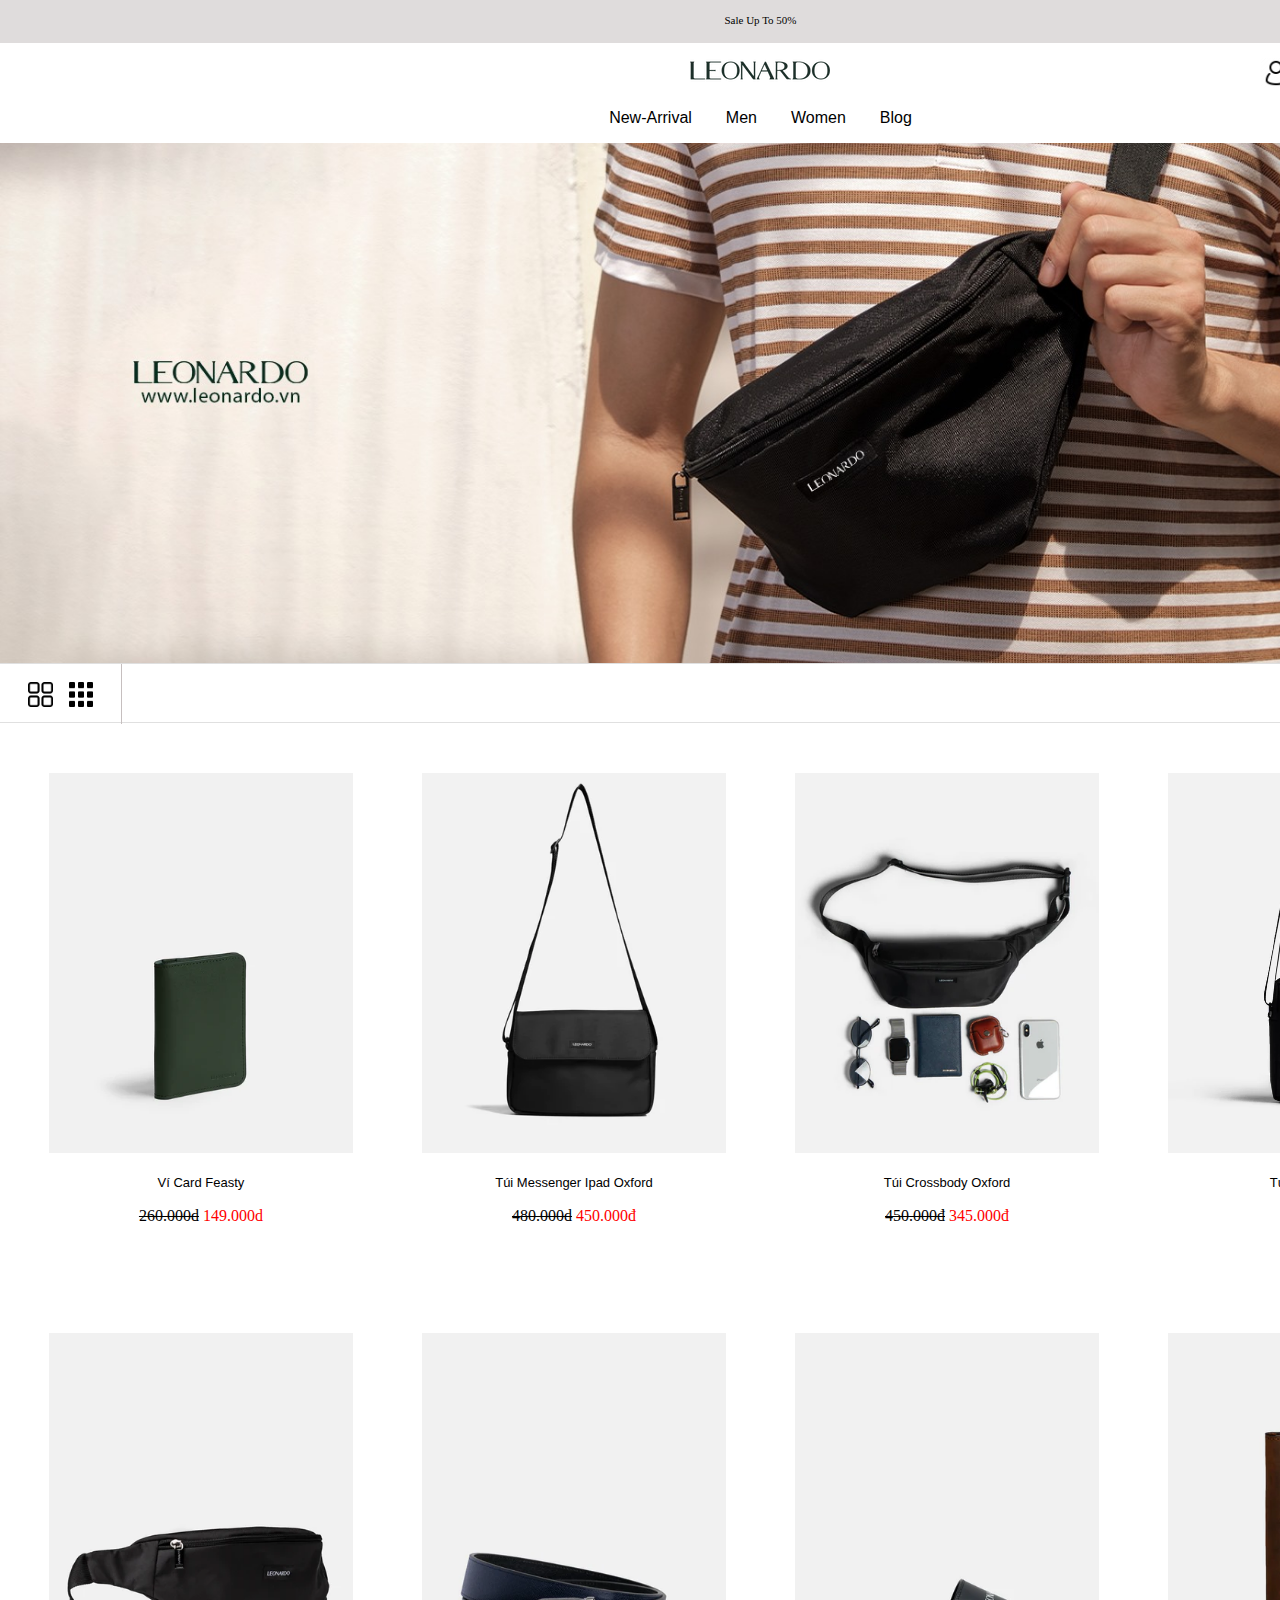
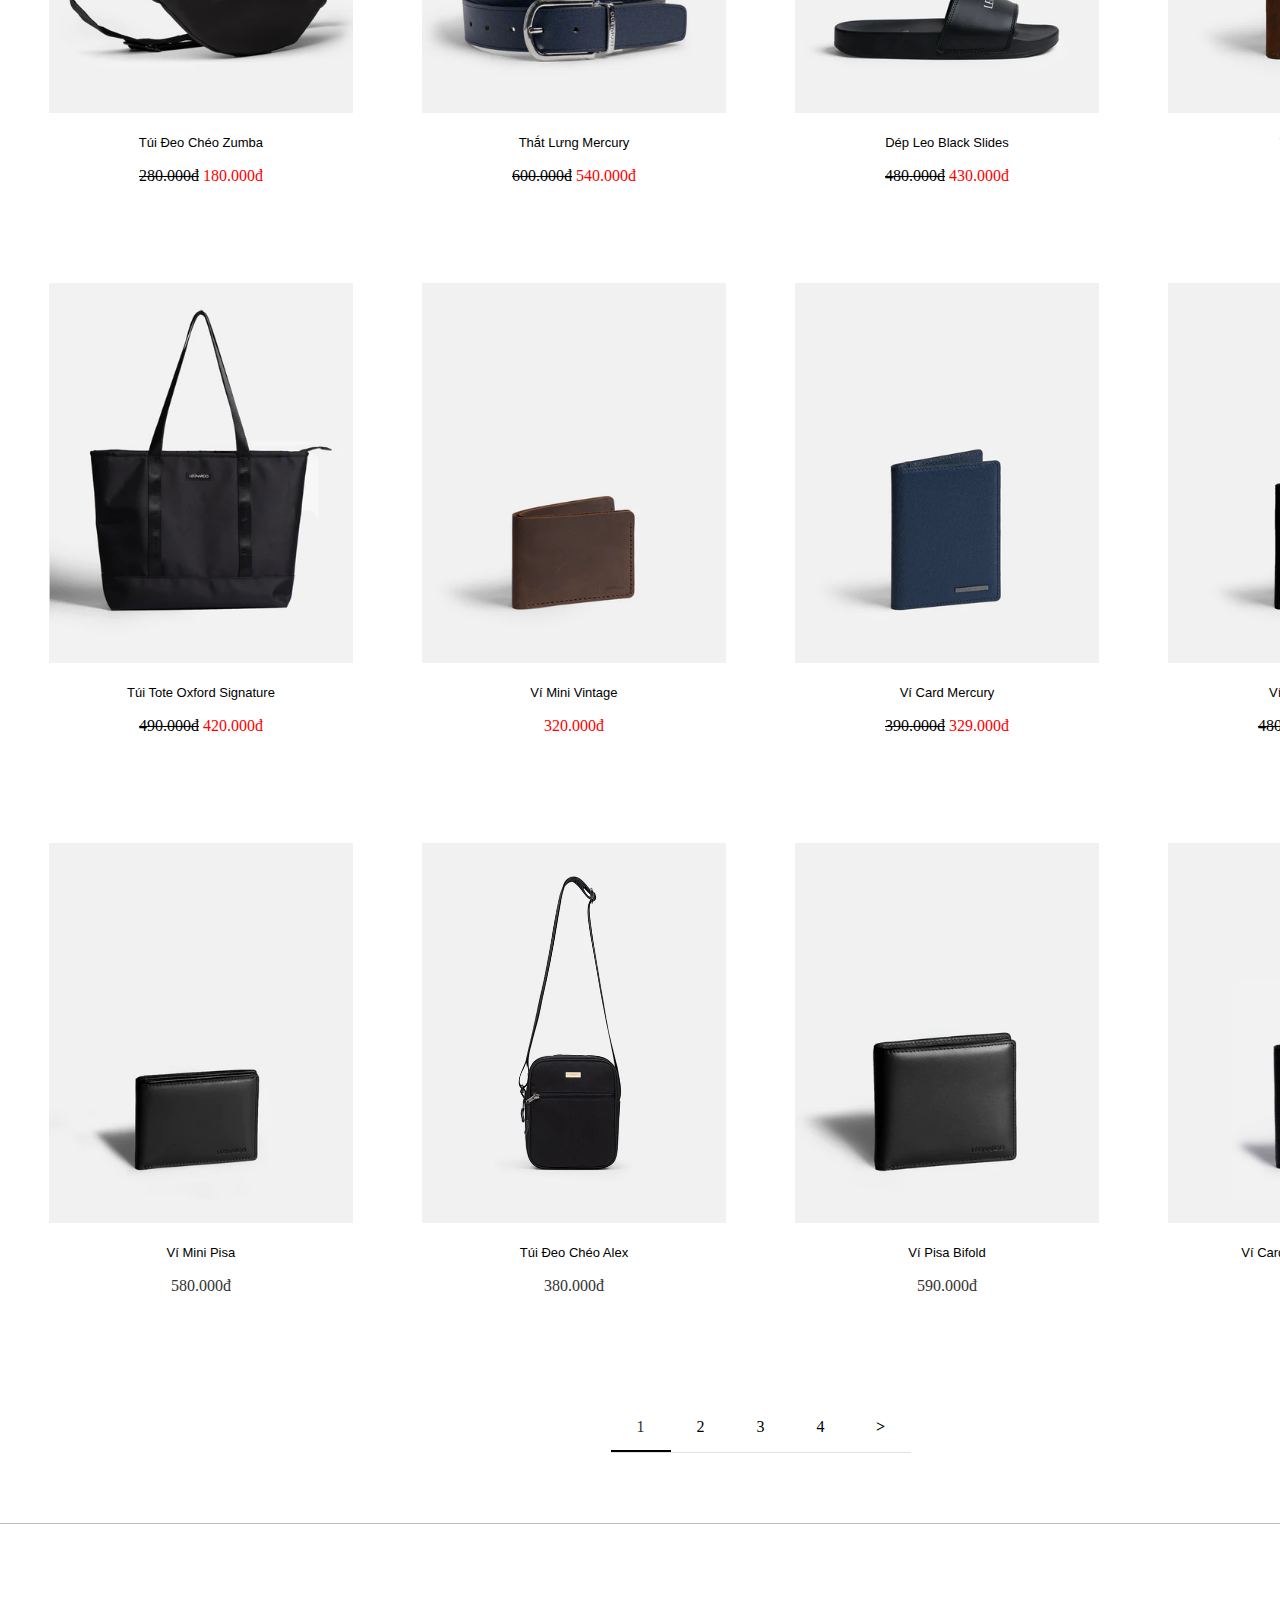
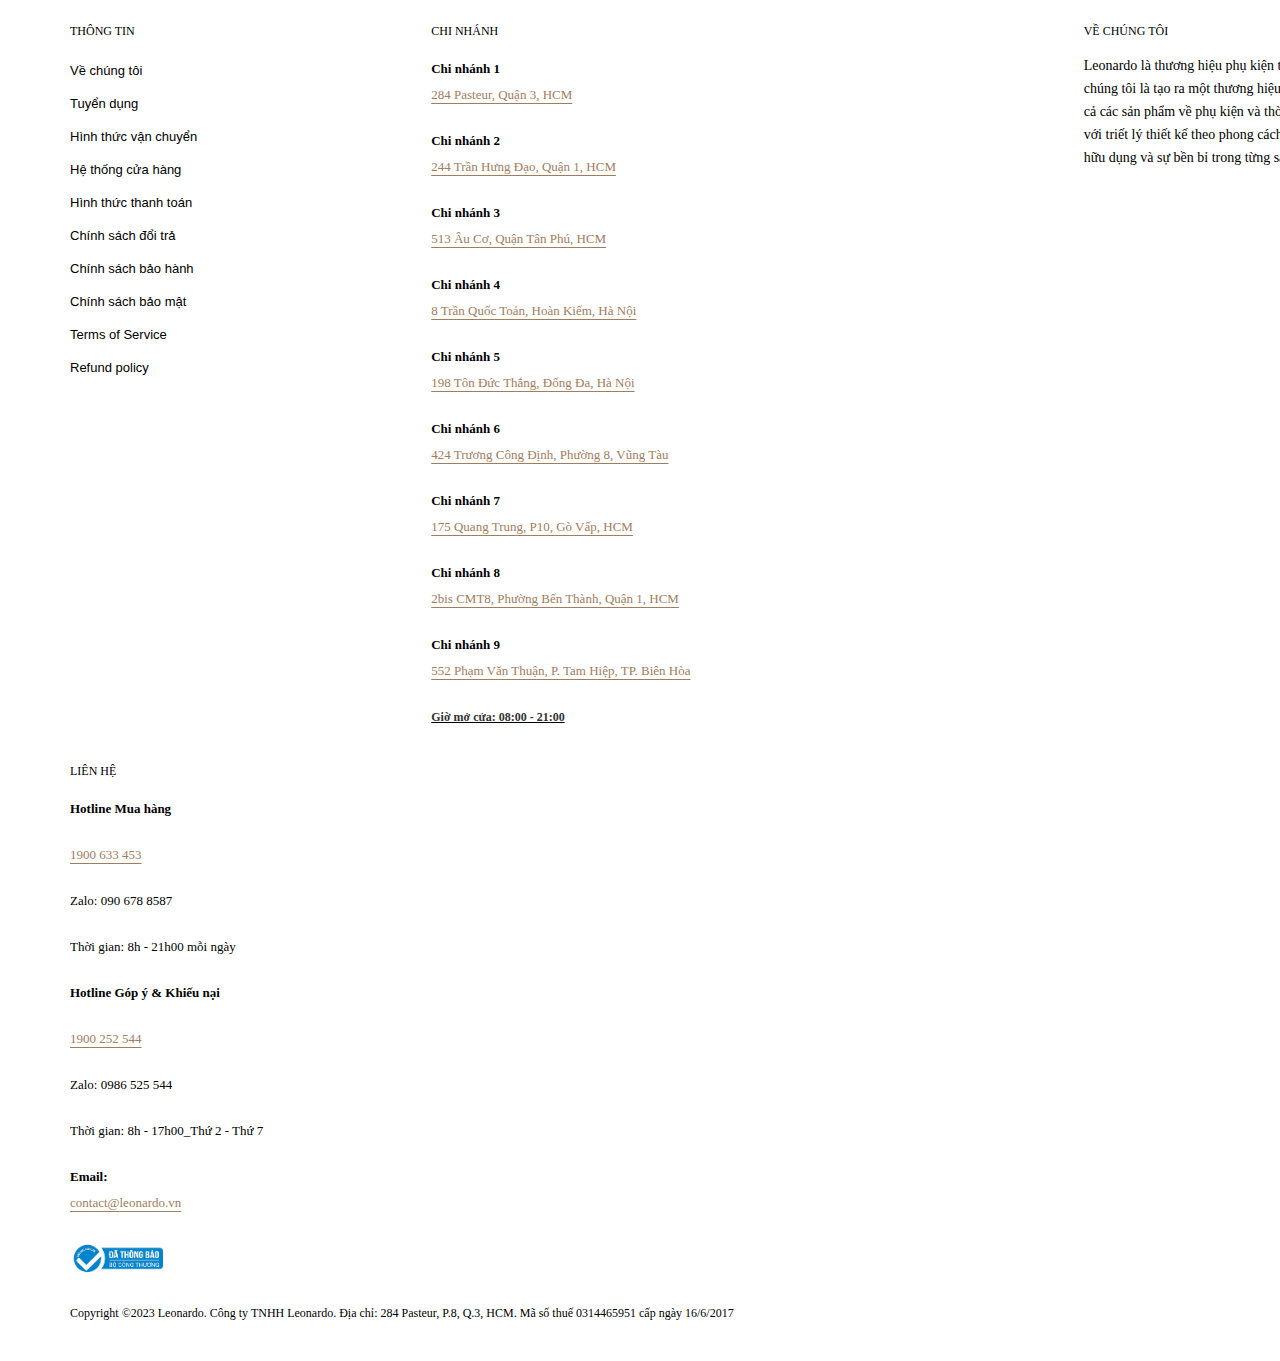
<file: index.html>
<!DOCTYPE html>
<html lang="en">
<head>
    <meta charset="UTF-8">
    <meta http-equiv="X-UA-Compatible" content="IE=edge">
    <meta name="viewport" content="width=device-width, initial-scale=1.0">
    <link rel="stylesheet" href="css/style.css">
    <title>PS28288 - Leonardo</title>
</head>
<body>
    <div class="box-center">
        <div class="container ps">

            <div class="top">
                <a href="#">Sale Up To 50%</a>
            </div>
    
            <div class="pp">
    
                <header>
                        <div class="header-search fl">
                            <a href="#">Tìm kiếm</a>
                            <a href="#">Gỉỏ hàng (0)</a>
                        </div>
                        <div class="logo fl">
                            <a href="#"><img src="banner/1e2f29-01_140x.jpg" alt="" class="brand" ></a>
                        </div>
    
                        <div class="Sign">
                            <a href="Sign-in.html"><img src="banner/user_profile_man-256.jpg" alt=""></a>
                        </div>
                        
                        <nav class="menu1">
                            <ul class="tren">
                                <li><a href="New-Arrival.html">New-Arrival</a></li>
                                <li><a href="index.html">Men</a></li>
                                <li><a href="Women.html">Women</a></li>
                                <li><a href="Blog.html">Blog</a></li>
                            </ul>
                        </nav>
                </header>
     
                </div>
    
            <div class="banner">
                <a href="#"><img src="banner/163047376_1451934171808979_3004414824843697817_n.jpg" alt=""></a>
            </div>
    
            <div class="bx">
    
                <nav class="menu2">
                    <ul>
                        <li class="icon1"><a href="#"><img src="icon/menu1(2).jpg" alt=""></a></li>
                        <li class="icon2 bd"><a href="#"><img src="icon/menu.jpg" alt=""></a></li>
                    </ul>
                </nav>
    
                
            </div>
            
            <!-- 
                <article>
                    <iframe name="page" src="Men.html" scrolling="auto" frameborder="0"></iframe>
                </article>
             -->
    
             <section>
                <div class="hang1">
                    <div class="sanpham mr20 sp1">
                        <div class="hinh hinh1 image-hiden">
                            <a href="product.html"><img src="Men-image/vi-card-feasty-xanh-reu-wallet-leonardo-24673225474223_400x.webp" alt=""></a>
                        </div>
                        <div class="tieude">
                            <a href="product.html">Ví Card Feasty</a>
                        </div>
                        <div class="gia">
                            <p>
                                <span><del>260.000d</del> 149.000d</span>
                            </p>
                        </div>
                    </div>
                    <div class="sanpham mr20 sp2">
                        <div class="hinh">
                            <a href="#"><img src="Men-image/tui-messenger-ipad-oxford-den-bags-leonardo-13989872992361_400x.webp" alt=""></a>
                        </div>
                        <div class="tieude">
                            <a href="#">Túi Messenger Ipad Oxford</a>
                        </div>
                        <div class="gia">
                            <p>
                                <span><del>480.000d</del> 450.000đ</span>
                            </p>
                        </div>
                    </div>
            
                    <div class="sanpham mr20 sp3">
                        <div class="hinh">
                            <a href="#"><img src="Men-image/tui-crossbody-oxford-den-bags-leonardo-14111931629673_400x.webp" alt=""></a>
                        </div>
                        <div class="tieude">
                            <a href="#">Túi Crossbody Oxford</a>
                        </div>
                        <div class="gia">
                            <p>
                                <span><del>450.000đ</del> 345.000đ</span>
                            </p>
                        </div>
                    </div>
            
                    <div class="sanpham sp4">
                        <div class="hinh">
                            <a href="#"><img src="Men-image/tui-grand-oxford-den-bags-leonardo-13989880299625_600x.webp" alt=""></a>
                        </div>
                        <div class="tieude">
                            <a href="#">Túi Grand Oxford</a>
                        </div>
                        <div class="text-subdued">
                            <p>
                                <span>299.000đ</span>
                            </p>
                        </div>
                    </div>
                    </div>
            </section>
        
            <section>
                <div class="hang2">
                    <div class="sanpham mr20 mr10 sp5">
                        <div class="hinh">
                            <a href="#"><img src="Men-image/tui-deo-cheo-zumba-den-bags-leonardo-15536984064105_400x.webp" alt=""></a>
                        </div>
                        <div class="tieude">
                            <a href="#">Túi Đeo Chéo Zumba</a>
                        </div>
                        <div class="gia">
                            <p>
                                <span><del>280.000đ</del> 180.000đ</span>
                            </p>
                        </div>
                    </div>
        
                    <div class="sanpham mr20 mr10 sp6">
                        <div class="hinh">
                            <a href="#"><img src="Men-image/10_3e8cabed-9bfc-4154-83c4-52979c1b7b02_400x.webp" alt=""></a>
                        </div>
                        <div class="tieude">
                            <a href="#">Thắt Lưng Mercury</a>
                        </div>
                        <div class="gia">
                            <p>
                                <span><del>600.000đ</del> 540.000đ</span>
                            </p>
                        </div>
                    </div>
        
                    <div class="sanpham mr20 mr10 sp7">
                        <div class="hinh">
                            <a href="#"><img src="Men-image/dep-leo-black-slides-37-footwear-leonardo-25014270099631_400x.webp" alt=""></a>
                        </div>
                        <div class="tieude">
                            <a href="#">Dép Leo Black Slides</a>
                        </div>
                        <div class="gia">
                            <p>
                                <span><del>480.000đ</del> 430.000đ</span>
                            </p>
                        </div>
                    </div>
        
                    <div class="sanpham mr10 sp8">
                        <div class="hinh">
                            <a href="#"><img src="Men-image/vi-dai-vintage-nau-sap-wallet-leonardo-15821005226089_400x.webp" alt=""></a>
                        </div>
                        <div class="tieude">
                            <a href="#">Ví dài Vintage</a>
                        </div>
                        <div class="text-subdued">
                            <p>
                                <span>650.000đ</span>
                            </p>
                        </div>
                    </div>
                </div>
            </section>
    
            <section>
                <div class="hang1">
                    <div class="sanpham mr20 sp9">
                        <div class="hinh hinh1 image-hiden">
                            <a href="#"><img src="Men-image/tui-tote-oxford-den-bags-leonardo-14100365475945_400x.webp" alt=""></a>
                        </div>
                        <div class="tieude">
                            <a href="#">Túi Tote Oxford Signature</a>
                        </div>
                        <div class="gia">
                            <p>
                                <span><del>490.000đ</del> 420.000đ</span>
                            </p>
                        </div>
                    </div>
                    <div class="sanpham mr20 sp10">
                        <div class="hinh">
                            <a href="#"><img src="Men-image/MiniMoc_8071eb4f-f1cc-4a98-9fe1-b33eb5ea7205_400x.webp" alt=""></a>
                        </div>
                        <div class="tieude">
                            <a href="#">Ví Mini Vintage</a>
                        </div>
                        <div class="gia">
                            <p>
                                <span>320.000đ</span>
                            </p>
                        </div>
                    </div>
            
                    <div class="sanpham mr20 sp11">
                        <div class="hinh">
                            <a href="#"><img src="Men-image/vi-card-mercury-taiga-taiga-xanh-navy-wallet-leonardo-24672854048943_400x.webp" alt=""></a>
                        </div>
                        <div class="tieude">
                            <a href="#">Ví Card Mercury</a>
                        </div>
                        <div class="gia">
                            <p>
                                <span><del>390.000đ</del> 329.000đ</span>
                            </p>
                        </div>
                    </div>
            
                    <div class="sanpham sp12">
                        <div class="hinh">
                            <a href="#"><img src="Men-image/vi-card-slim-pisa-den-wallet-leonardo-24412390949039_400x.webp" alt=""></a>
                        </div>
                        <div class="tieude">
                            <a href="#">Ví Card Slim Pisa</a>
                        </div>
                        <div class="gia">
                            <p>
                                <span><del>480.000đ</del> 420.000đ</span>
                            </p>
                        </div>
                    </div>
                    </div>
            </section>
        
            <section>
                <div class="hang2">
                    <div class="sanpham mr20 mr10 sp13">
                        <div class="hinh">
                            <a href="#"><img src="Men-image/vi-mini-pisa-wallet-leonardo-15511145381993_400x.webp" alt=""></a>
                        </div>
                        <div class="tieude">
                            <a href="#">Ví Mini Pisa</a>
                        </div>
                        <div class="text-subdued">
                            <p>
                                <span>580.000đ</span>
                            </p>
                        </div>
                    </div>
        
                    <div class="sanpham mr20 mr10 sp14">
                        <div class="hinh">
                            <a href="#"><img src="Men-image/tui-deo-cheo-alex-leonardo-ecom1_600x.webp" alt=""></a>
                        </div>
                        <div class="tieude">
                            <a href="#">Túi Đeo Chéo Alex</a>
                        </div>
                        <div class="text-subdued">
                            <p>
                                <span>380.000đ</span>
                            </p>
                        </div>
                    </div>
        
                    <div class="sanpham mr20 mr10 sp15">
                        <div class="hinh">
                            <a href="#"><img src="Men-image/vi-pisa-bifold-wallet-leonardo-15511155605609_400x.webp" alt=""></a>
                        </div>
                        <div class="tieude">
                            <a href="#">Ví Pisa Bifold</a>
                        </div>
                        <div class="text-subdued">
                            <p>
                                <span>590.000đ</span>
                            </p>
                        </div>
                    </div>
        
                    <div class="sanpham mr10 sp16">
                        <div class="hinh">
                            <a href="#"><img src="Men-image/vi-cardholder-saint-midas-den-wallet-leonardo-28322107818159_400x.webp" alt=""></a>
                        </div>
                        <div class="tieude">
                            <a href="#">Ví Card Holder Saint Midas</a>
                        </div>
                        <div class="text-subdued">
                            <p>
                                <span>380.000đ</span>
                            </p>
                        </div>
                    </div>
                </div>
    
                <div class="pagination">
                    <div class="tt">
                        <nav>
                            <ul class="hmenu-bott">
                                <li><span>1</span></li>
                                <li><a href="#" title="Đi đến trang 2">2</a></li>
                                <li><a href="#" title="Đi đến trang 3">3</a></li>
                                <li><a href="#" title="Đi đến trang 4">4</a></li>
                                <li><a href="#" title="Trang tiếp theo"><b>></b></a></li>
                            </ul>
                        </nav>
                    </div>
                </div>
    
            </section>
            
                <div class="box">
                        <footer>
                            <div class="footer-des">
                                <div class="thongtin">
                                    <p>THÔNG TIN</p>
                                </div>
                                <div class="mota">
                                    <ul>
                                        <li><a href="#">Về chúng tôi</a></li>
                                        <li><a href="#">Tuyển dụng</a></li>
                                        <li><a href="#">Hình thức vận chuyển</a></li>
                                        <li><a href="#">Hệ thống cửa hàng</a></li>
                                        <li><a href="#">Hình thức thanh toán</a></li>
                                        <li><a href="#">Chính sách đổi trả</a></li>
                                        <li><a href="#">Chính sách bảo hành</a></li>
                                        <li><a href="#">Chính sách bảo mật </a></li>
                                        <li><a href="#">Terms of Service</a></li>
                                        <li><a href="#">Refund policy</a></li>
                                    </ul>
                                </div>
                            </div>
                
                            <div class="footer-des">
                                <div class="thongtin chinhanh">
                                    <p>CHI NHÁNH</p>
                                </div>
                                <div class="mota mota-chinhanh">
                                    <p>
                                        <strong>Chi nhánh 1</strong>
                                        <br>
                                        <a href="https://www.google.com/maps/d/u/0/edit?mid=1K_BlvX66EXZlkZqW2eYbNFx5o7oHgSM&usp=sharing" >284 Pasteur, Quận 3, HCM</a>
                                    </p>
                
                                    <p>
                                        <strong>Chi nhánh 2</strong>
                                        <br>
                                        <a href="https://www.google.com/maps/d/u/0/edit?mid=1K_BlvX66EXZlkZqW2eYbNFx5o7oHgSM&usp=sharing">244 Trần Hưng Đạo, Quận 1, HCM</a>
                                    </p>
                
                                    <p>
                                        <strong>Chi nhánh 3</strong>
                                        <br>
                                        <a href="https://www.google.com/maps/d/u/0/edit?mid=1K_BlvX66EXZlkZqW2eYbNFx5o7oHgSM&usp=sharing">513 Âu Cơ, Quận Tân Phú, HCM</a>
                                    </p>
                
                                    <p>
                                        <strong>Chi nhánh 4</strong>
                                        <br>
                                        <a href="https://www.google.com/maps/d/u/0/edit?mid=1K_BlvX66EXZlkZqW2eYbNFx5o7oHgSM&usp=sharing">8 Trần Quốc Toản, Hoàn Kiếm, Hà Nội </a>
                                    </p>
                
                                    <p>
                                        <strong>Chi nhánh 5</strong>
                                        <br>
                                        <a href="https://www.google.com/maps/d/u/0/edit?mid=1K_BlvX66EXZlkZqW2eYbNFx5o7oHgSM&usp=sharing">198 Tôn Đức Thắng, Đống Đa, Hà Nội</a>
                                    </p>
                
                                    <p>
                                        <strong>Chi nhánh 6</strong>
                                        <br>
                                        <a href="https://www.google.com/maps/d/u/0/edit?mid=1K_BlvX66EXZlkZqW2eYbNFx5o7oHgSM&usp=sharing">424 Trương Công Định, Phường 8, Vũng Tàu</a>
                                    </p>
                
                                    <p>
                                        <strong>Chi nhánh 7</strong>
                                        <br>
                                        <a href="https://www.google.com/maps/d/u/0/edit?mid=1K_BlvX66EXZlkZqW2eYbNFx5o7oHgSM&usp=sharing">175 Quang Trung, P10, Gò Vấp, HCM</a>
                                    </p>
                
                                    <p>
                                        <strong>Chi nhánh 8</strong>
                                        <br>
                                        <a href="https://www.google.com/maps/d/u/0/edit?mid=1K_BlvX66EXZlkZqW2eYbNFx5o7oHgSM&usp=sharing">2bis CMT8, Phường Bến Thành, Quận 1, HCM</a>
                                    </p>
                
                                    <p>
                                        <strong>Chi nhánh 9</strong>
                                        <br>
                                        <a href="https://www.google.com/maps/d/u/0/edit?mid=1K_BlvX66EXZlkZqW2eYbNFx5o7oHgSM&usp=sharing">552 Phạm Văn Thuận, P. Tam Hiệp, TP. Biên Hòa</a>
                                    </p>
                                    
                                    <p class="time">
                                        <span><strong>Giờ mở cửa: 08:00 - 21:00</strong></span>
                                    </p>
                
                                </div>
                            </div>
                
                            <div class="footer-des"></div>
                
                            <div class="footer-des">
                                <div class="gioithieu">
                                    <p>VỀ CHÚNG TÔI</p>
                                </div>
                                <div class="mota-gt">
                                    <p>
                                        Leonardo là thương hiệu phụ kiện thời trang, sứ mệnh của chúng tôi là tạo ra một thương hiệu Việt Nam, nơi cung cấp tất cả các sản phẩm về phụ kiện và thời trang giành cho giới trẻ, với triết lý thiết kế theo phong cách tối giản, tập trung vào tính hữu dụng và sự bền bỉ trong từng sản phẩm.
                                    </p>
                                </div>
                            </div>
                
                            <div class="footer-des-footer">
                                <div class="thongtin lienhe">
                                    <p>LIÊN HỆ</p>
                                </div>
                                <div class="mota mota-chinhanh">
                                    <p>
                                        <strong>Hotline Mua hàng</strong>
                                    </p>
                
                                    <p>
                                        <a href="#">1900 633 453</a>
                                    </p>
                
                                    <p>
                                        Zalo: 090 678 8587
                                    </p>
                
                                    <p>
                                        Thời gian: 8h - 21h00 mỗi ngày
                                    </p>
                
                                    <p>
                                        <strong>Hotline Góp ý & Khiếu nại</strong>
                                    </p>
                
                                    <p>
                                        <a href="#">1900 252 544</a>
                                    </p>
                
                                    <p>
                                        Zalo: 0986 525 544                       
                                    </p>
                
                                    <p>
                                        Thời gian: 8h - 17h00_Thứ 2 - Thứ 7
                                    </p>
                
                                    <p>
                                        <strong>Email: </strong>
                                        <a href="#">contact@leonardo.vn</a>
                                    </p>
                
                                    <div class="chungnhan">
                                        <a href="#"><img src="banner/dathongbao.jpg" alt="#"></a>
                                    </div>
    
                                </div>
                                
                            </div>
                            
                            <div class="copy">
                                <a href="#">Copyright ©2023 Leonardo. Công ty TNHH Leonardo. Địa chỉ: 284 Pasteur, P.8, Q.3, HCM. Mã số thuế 0314465951 cấp ngày 16/6/2017</a>
                            </div>
                        </footer>
                    </div>
        </div>
    </div>
</body>
</html>
</file>
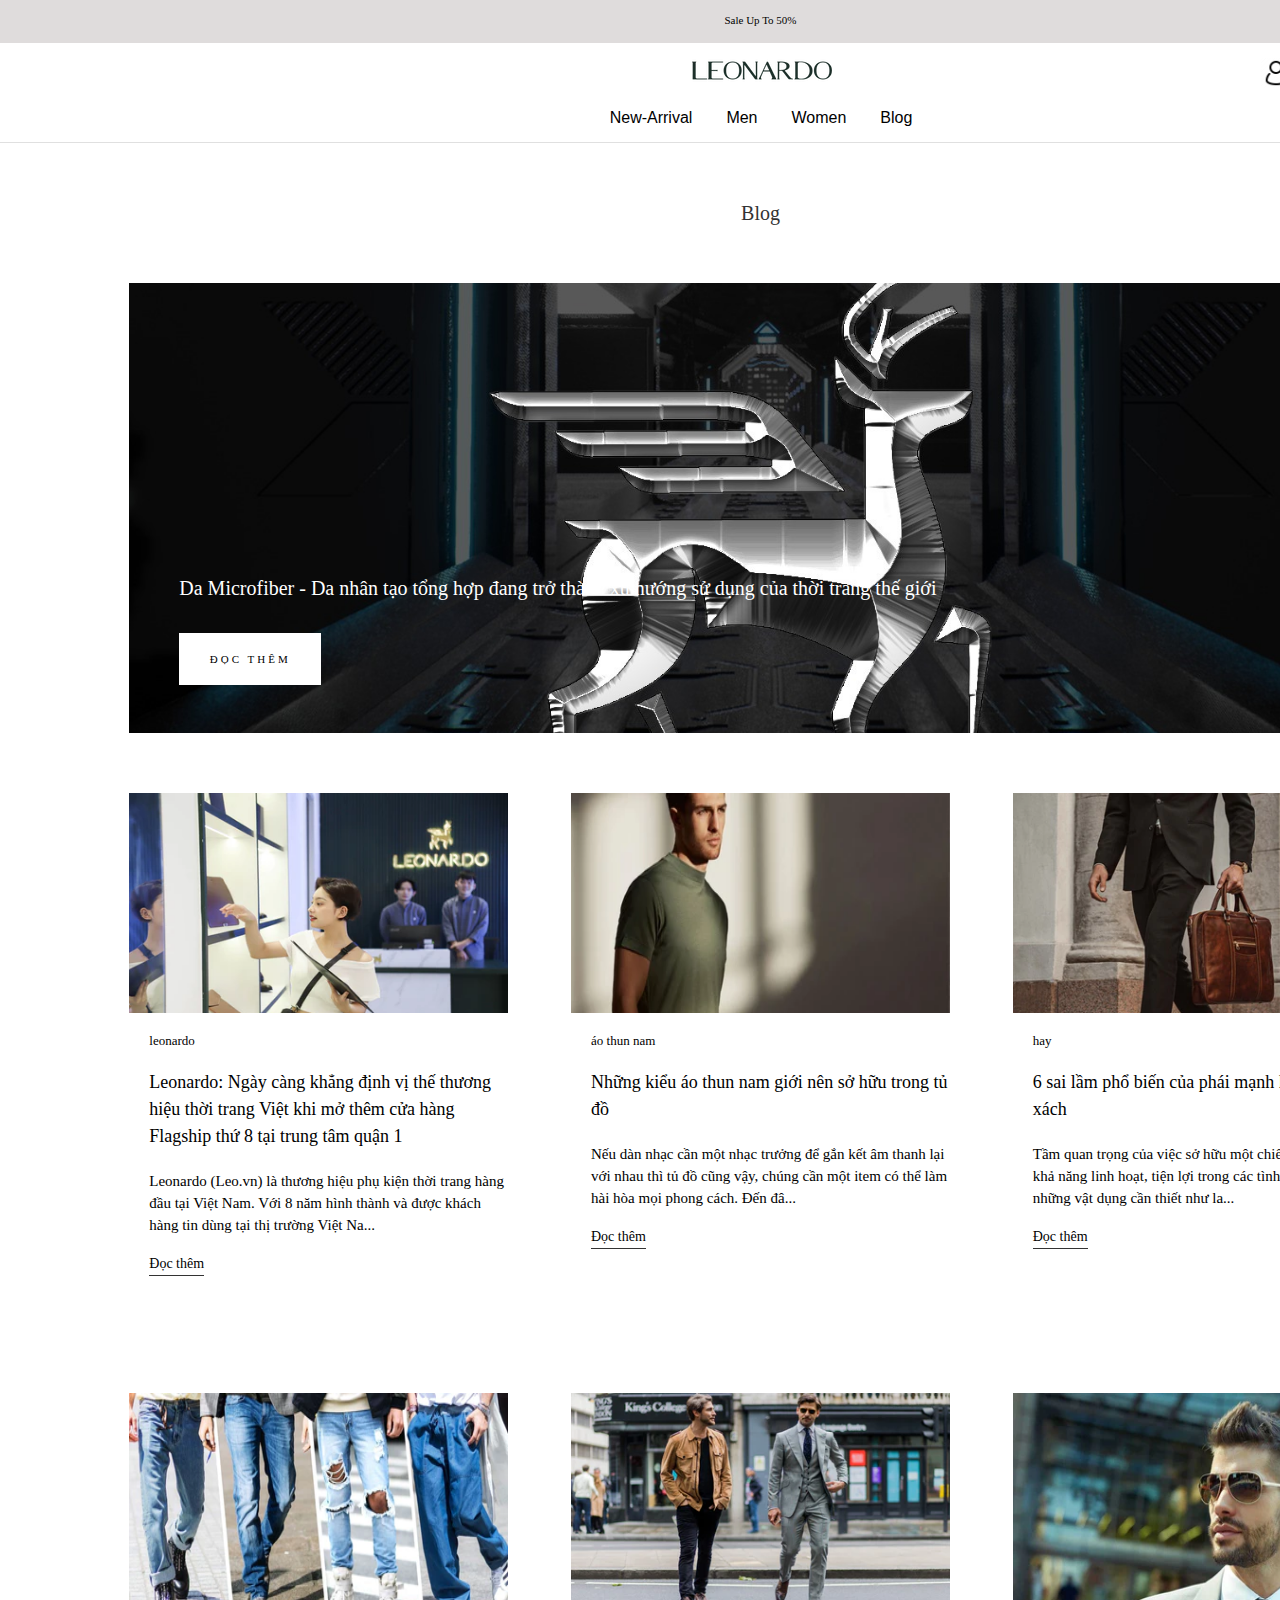
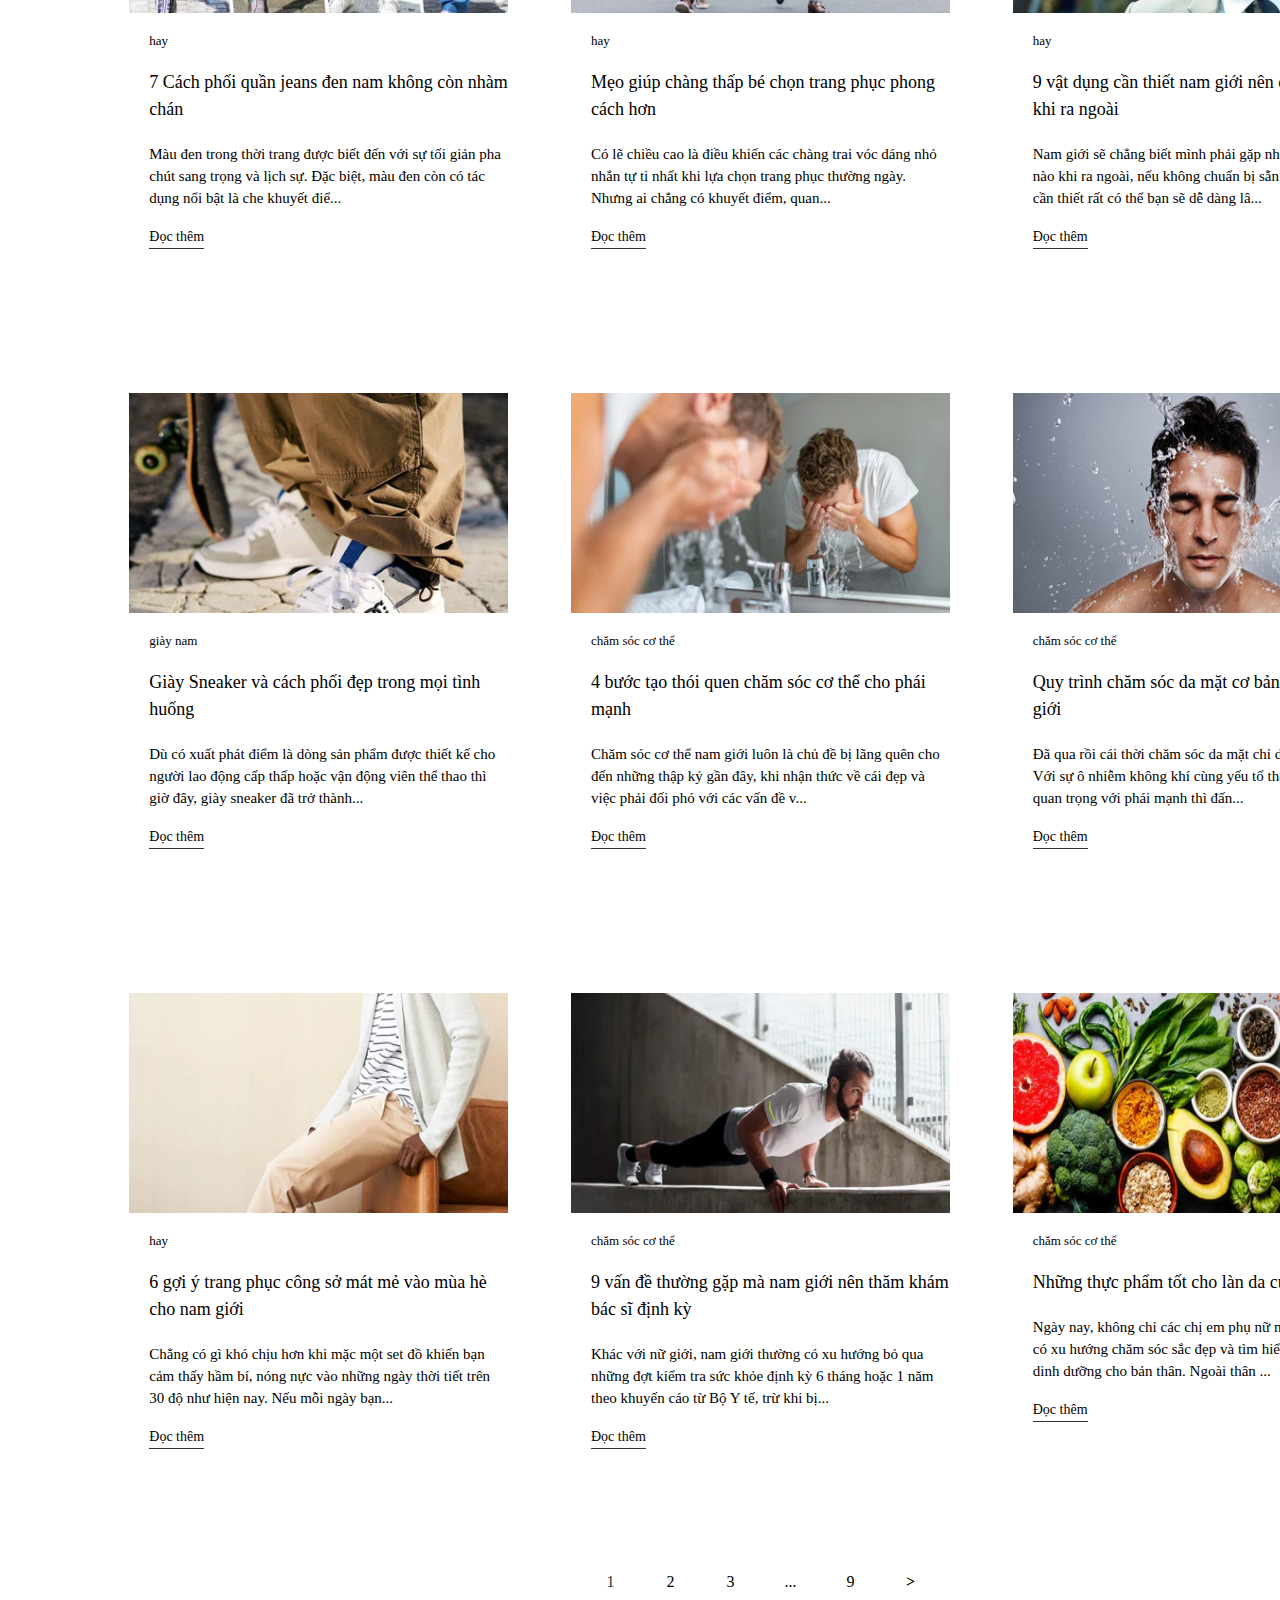
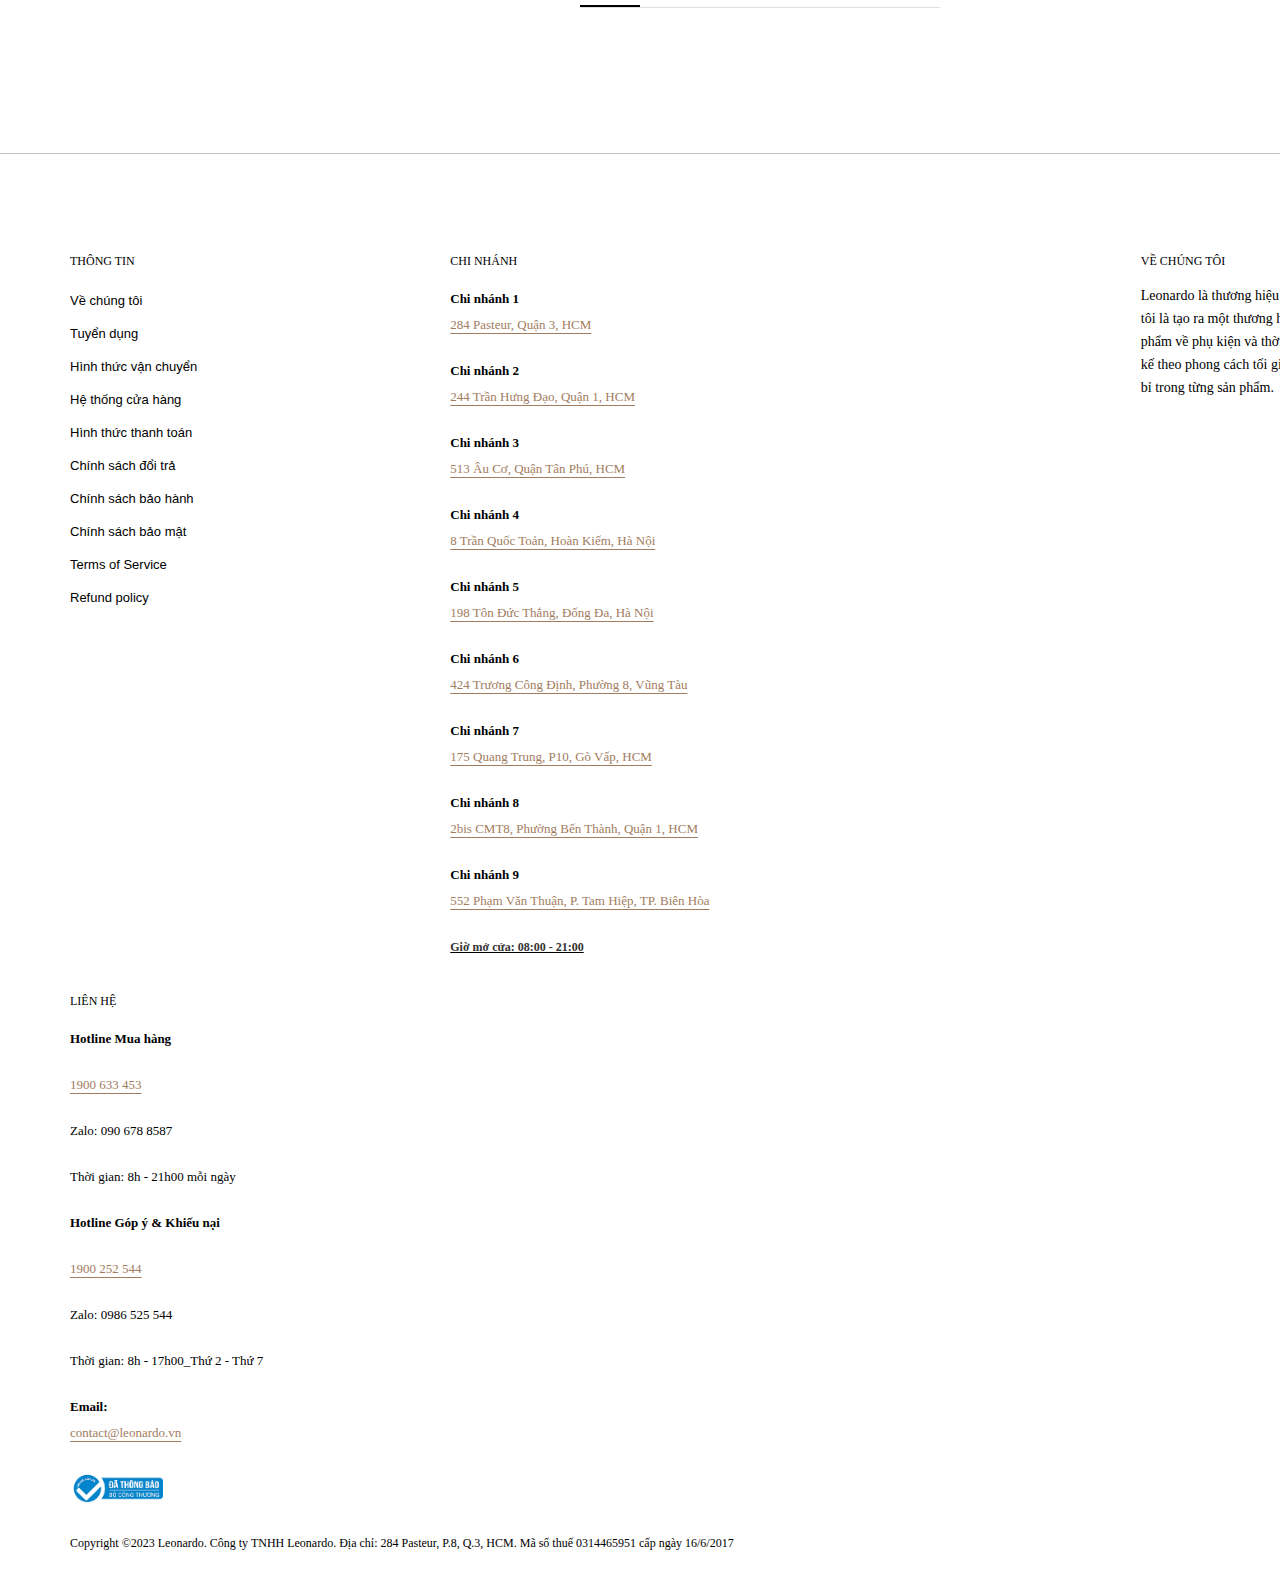
<file: Blog.html>
<!DOCTYPE html>
<html lang="en">
<head>
    <meta charset="UTF-8">
    <meta http-equiv="X-UA-Compatible" content="IE=edge">
    <meta name="viewport" content="width=device-width, initial-scale=1.0">
    <link rel="stylesheet" href="css/Blog.css">
    <title>PS28288 - Leonardo</title>
</head>
<body>
    <div class="box-center">
        <div class="container">
            <div class="header-top">
                <a href="#">Sale  Up To 50%</a>
            </div>
    
            <div class="pp">
                <header>
                    <div class="header-search">
                        <a href="#">Tìm kiếm</a>
                        <a href="#">Gỉỏ hàng (0)</a>
                    </div>
                    <div class="header-logo">
                        <a href="#"><img src="banner/1e2f29-01_140x.jpg" alt="" class="brand" ></a>
                    </div>
    
                    <div class="Sign">
                        <a href="Sign-in.html"><img src="banner/user_profile_man-256.jpg" alt=""></a>
                    </div>
        
                    <nav>
                        <ul class=hmenu>
                            <li><a href="New-Arrival.html">New-Arrival</a></li>
                            <li><a href="index.html">Men</a></li>
                            <li><a href="Women.html">Women</a></li>
                            <li><a href="Blog.html">Blog</a></li>
                        </ul>
                    </nav>
                </header>
            </div>
    
            <div class="title">
                <span class="heading">Blog</span>
            </div>
    
            <div class="banner">
                <div class="bn-image">
                      <img src="banner/308000635_1866173417051717_5254438386896643243_n.jpg" alt="">
                </div>
                <div class="bn-infor">
                    <a href="#">
                        Da Microfiber - Da nhân tạo tổng hợp đang trở thành xu hướng sử dụng của thời trang thế giới
                    </a>
                </div>
                <div class="bn-title">
                    <a href="#"></a>
                </div>
            </div>
    
            <section>
                <div class="box-1">
                    <div class="inf mr">
                        <div class="pic">
                            <a href="#"><img src="Blog-image/IMG_7811_400x.webp" alt=""></a>
                        </div>
                        <div class="title-t ml mt mb">
                            <span">leonardo</span>
                        </div>
                        <div class="title-inf ml mb">
                            <a href="#">Leonardo: Ngày càng khẳng định vị thế thương hiệu thời trang Việt khi mở thêm cửa hàng Flagship thứ 8 tại trung tâm quận 1</a>
                        </div>
                        <div class="text ml mb">
                            Leonardo (Leo.vn) là thương hiệu phụ kiện thời trang hàng đầu tại Việt Nam. Với 8 năm hình thành và được khách hàng tin dùng tại thị trường Việt Na...
                        </div>
                        <div class="read ml">
                            <a href="#">Đọc thêm</a>
                        </div>
                    </div>
        
                    <div class="box-1">
                        <div class="inf mr">
                            <div class="pic">
                                <a href="#"><img src="Blog-image/b16dd2a5b9085964fcdcd9f34a553f15_400x.webp" alt=""></a>
                            </div>
                            <div class="title-t ml mt mb">
                                <span">áo thun nam</span>
                            </div>
                            <div class="title-inf ml mb">
                                <a href="#">Những kiểu áo thun nam giới nên sở hữu trong tủ đồ</a>
                            </div>
                            <div class="text ml mb">
                                Nếu dàn nhạc cần một nhạc trưởng để gắn kết âm thanh lại với nhau thì tủ đồ cũng vậy, chúng cần một item có thể làm hài hòa mọi phong cách. Đến đâ...
                            </div>
                            <div class="read ml">
                                <a href="#">Đọc thêm</a>
                            </div>
                        </div>
        
                    <div class="inf">
                        <div class="pic">
                            <a href="#"><img src="Blog-image/CITY_LARGE_Leather_Laptop_Bag_brown_slider_400x.webp" alt=""></a>
                        </div>
                        <div class="title-t ml mt mb">
                            <span">hay</span>
                        </div>
                        <div class="title-inf ml mb">
                            <a href="#">6 sai lầm phổ biến của phái mạnh khi sử dụng túi xách</a>
                        </div>
                        <div class="text ml mb">
                            Tầm quan trọng của việc sở hữu một chiếc túi xách nam là khả năng linh hoạt, tiện lợi trong các tình huống và chứa những vật dụng cần thiết như la...
                        </div>
                        <div class="read ml">
                            <a href="#">Đọc thêm</a>
                        </div>
                    </div>
                </div>
            </section>
    
            <section>
                <div class="box-1">
                    <div class="inf mr">
                        <div class="pic">
                            <a href="#"><img src="Blog-image/landscape-1506621756-mens-jeans_400x.webp" alt=""></a>
                        </div>
                        <div class="title-t ml mt mb">
                            <span">hay</span>
                        </div>
                        <div class="title-inf ml mb">
                            <a href="#">7 Cách phối quần jeans đen nam không còn nhàm chán</a>
                        </div>
                        <div class="text ml mb">
                            Màu đen trong thời trang được biết đến với sự tối giản pha chút sang trọng và lịch sự. Đặc biệt, màu đen còn có tác dụng nổi bật là che khuyết điể...
                        </div>
                        <div class="read ml">
                            <a href="#">Đọc thêm</a>
                        </div>
                    </div>
        
                    <div class="box-1">
                        <div class="inf mr">
                            <div class="pic">
                                <a href="#"><img src="Blog-image/gettyimages-539573922-2000_400x.webp" alt=""></a>
                            </div>
                            <div class="title-t ml mt mb">
                                <span">hay</span>
                            </div>
                            <div class="title-inf ml mb">
                                <a href="#">Mẹo giúp chàng thấp bé chọn trang phục phong cách hơn</a>
                            </div>
                            <div class="text ml mb">
                                Có lẽ chiều cao là điều khiến các chàng trai vóc dáng nhỏ nhắn tự ti nhất khi lựa chọn trang phục thường ngày. Nhưng ai chẳng có khuyết điểm, quan...
                            </div>
                            <div class="read ml">
                                <a href="#">Đọc thêm</a>
                            </div>
                        </div>
        
                    <div class="inf">
                        <div class="pic">
                            <a href="#"><img src="Blog-image/best-aviator-sunglasses-for-men-featured-image-1__1_400x.webp" alt=""></a>
                        </div>
                        <div class="title-t ml mt mb">
                            <span">hay</span>
                        </div>
                        <div class="title-inf ml mb">
                            <a href="#">9 vật dụng cần thiết nam giới nên có trong balo khi ra ngoài</a>
                        </div>
                        <div class="text ml mb">
                            Nam giới sẽ chẳng biết mình phải gặp những tình huống nào khi ra ngoài, nếu không chuẩn bị sẵn những món đồ cần thiết rất có thể bạn sẽ dễ dàng lâ...
                        </div>
                        <div class="read ml">
                            <a href="#">Đọc thêm</a>
                        </div>
                    </div>
                </div>
            </section>
    
            <section>
                    <div class="box-1">
                        <div class="inf mr">
                            <div class="pic">
                                <a href="#"><img src="Blog-image/840_560_400x.webp" alt=""></a>
                            </div>
                            <div class="title-t ml mt mb">
                                <span">giày nam</span>
                            </div>
                            <div class="title-inf ml mb">
                                <a href="#">Giày Sneaker và cách phối đẹp trong mọi tình huống</a>
                            </div>
                            <div class="text ml mb">
                                Dù có xuất phát điểm là dòng sản phẩm được thiết kế cho người lao động cấp thấp hoặc vận động viên thể thao thì giờ đây, giày sneaker đã trở thành...
                            </div>
                            <div class="read ml">
                                <a href="#">Đọc thêm</a>
                            </div>
                        </div>
        
                    <div class="inf mr">
                        <div class="pic">
                            <a href="#"><img src="Blog-image/best-skin-care-brands-for-men_400x.webp" alt=""></a>
                        </div>
                        <div class="title-t ml mt mb">
                            <span">chăm sóc cơ thể</span>
                        </div>
                        <div class="title-inf ml mb">
                            <a href="#">4 bước tạo thói quen chăm sóc cơ thể cho phái mạnh</a>
                        </div>
                        <div class="text ml mb">
                            Chăm sóc cơ thể nam giới luôn là chủ đề bị lãng quên cho đến những thập kỷ gần đây, khi nhận thức về cái đẹp và việc phải đối phó với các vấn đề v...
                        </div>
                        <div class="read ml">
                            <a href="#">Đọc thêm</a>
                        </div>
                    </div>
                </div>
    
                <div class="box-1">
                    <div class="inf">
                        <div class="pic">
                            <a href="#"><img src="Blog-image/hub-skincare_400x.webp" alt=""></a>
                        </div>
                        <div class="title-t ml mt mb">
                            <span">chăm sóc cơ thể</span>
                        </div>
                        <div class="title-inf ml mb">
                            <a href="#">Quy trình chăm sóc da mặt cơ bản dành cho nam giới</a>
                        </div>
                        <div class="text ml mb">
                            Đã qua rồi cái thời chăm sóc da mặt chỉ dành cho nữ giới. Với sự ô nhiễm không khí cùng yếu tố thẩm mỹ đã bắt đầu quan trọng với phái mạnh thì đấn...
                        </div>
                        <div class="read ml">
                            <a href="#">Đọc thêm</a>
                        </div>
                    </div>
            </section>
    
            <section>
                    <div class="box-1">
                        <div class="inf mr">
                            <div class="pic">
                                <a href="#"><img src="Blog-image/20085_TCM_ClassicStyles_Header_400x.webp" alt=""></a>
                            </div>
                            <div class="title-t ml mt mb">
                                <span">hay</span>
                            </div>
                            <div class="title-inf ml mb">
                                <a href="#">6 gợi ý trang phục công sở mát mẻ vào mùa hè cho nam giới</a>
                            </div>
                            <div class="text ml mb">
                                Chẳng có gì khó chịu hơn khi mặc một set đồ khiến bạn cảm thấy hầm bí, nóng nực vào những ngày thời tiết trên 30 độ như hiện nay. Nếu mỗi ngày bạn...
                            </div>
                            <div class="read ml">
                                <a href="#">Đọc thêm</a>
                            </div>
                        </div>
        
                    <div class="inf mr">
                        <div class="pic">
                            <a href="#"><img src="Blog-image/man-exercising-plank-push-up-1296x728-header-1296x728_400x.webp" alt=""></a>
                        </div>
                        <div class="title-t ml mt mb">
                            <span">chăm sóc cơ thể</span>
                        </div>
                        <div class="title-inf ml mb">
                            <a href="#">9 vấn đề thường gặp mà nam giới nên thăm khám bác sĩ định kỳ</a>
                        </div>
                        <div class="text ml mb">
                            Khác với nữ giới, nam giới thường có xu hướng bỏ qua những đợt kiểm tra sức khỏe định kỳ 6 tháng hoặc 1 năm theo khuyến cáo từ Bộ Y tế, trừ khi bị...
                        </div>
                        <div class="read ml">
                            <a href="#">Đọc thêm</a>
                        </div>
                    </div>
    
                    <div class="box-1">
                        <div class="inf">
                            <div class="pic">
                                <a href="#"><img src="Blog-image/B_-sung-nang-l_ng-nhanh-chong-b_ng-cac-th_c-ph_m-t_-nhien-1_400x.webp" alt=""></a>
                            </div>
                            <div class="title-t ml mt mb">
                                <span">chăm sóc cơ thể</span>
                            </div>
                            <div class="title-inf ml mb">
                                <a href="#">Những thực phẩm tốt cho làn da của nam giới</a>
                            </div>
                            <div class="text ml mb">
                                Ngày nay, không chỉ các chị em phụ nữ mà nam giới còn có xu hướng chăm sóc sắc đẹp và tìm hiểu nhiều về chế độ dinh dưỡng cho bản thân. Ngoài thân ...
                            </div>
                            <div class="read ml">
                                <a href="#">Đọc thêm</a>
                            </div>
                        </div>
                    </div>
    
                    <div class="pagination">
                        <div class="tt">
                            <nav>
                                <ul class="hmenu-bott">
                                    <li><span>1</span></li>
                                    <li><a href="#" title="Đi đến trang 2">2</a></li>
                                    <li><a href="#" title="Đi đến trang 3">3</a></li>
                                    <li><a href="#" title="Đi đến trang 4">...</a></li>
                                    <li><a href="#" title="Trang tiếp theo">9</a></li>
                                    <li><a href="#" title="Đi đến trang 9"><b>></b></a></li>
                                </ul>
                            </nav>
                        </div>
                    </div>
            </section>
    
            <div class="box">
                <footer>
                    <div class="footer-des">
                        <div class="thongtin">
                            <p>THÔNG TIN</p>
                        </div>
                        <div class="mota">
                            <ul>
                                <li><a href="#">Về chúng tôi</a></li>
                                <li><a href="#">Tuyển dụng</a></li>
                                <li><a href="#">Hình thức vận chuyển</a></li>
                                <li><a href="#">Hệ thống cửa hàng</a></li>
                                <li><a href="#">Hình thức thanh toán</a></li>
                                <li><a href="#">Chính sách đổi trả</a></li>
                                <li><a href="#">Chính sách bảo hành</a></li>
                                <li><a href="#">Chính sách bảo mật </a></li>
                                <li><a href="#">Terms of Service</a></li>
                                <li><a href="#">Refund policy</a></li>
                            </ul>
                        </div>
                    </div>
        
                    <div class="footer-des">
                        <div class="thongtin chinhanh">
                            <p>CHI NHÁNH</p>
                        </div>
                        <div class="mota mota-chinhanh">
                            <p>
                                <strong>Chi nhánh 1</strong>
                                <br>
                                <a href="#">284 Pasteur, Quận 3, HCM</a>
                            </p>
        
                            <p>
                                <strong>Chi nhánh 2</strong>
                                <br>
                                <a href="#">244 Trần Hưng Đạo, Quận 1, HCM</a>
                            </p>
        
                            <p>
                                <strong>Chi nhánh 3</strong>
                                <br>
                                <a href="#">513 Âu Cơ, Quận Tân Phú, HCM</a>
                            </p>
        
                            <p>
                                <strong>Chi nhánh 4</strong>
                                <br>
                                <a href="#">8 Trần Quốc Toản, Hoàn Kiếm, Hà Nội </a>
                            </p>
        
                            <p>
                                <strong>Chi nhánh 5</strong>
                                <br>
                                <a href="#">198 Tôn Đức Thắng, Đống Đa, Hà Nội</a>
                            </p>
        
                            <p>
                                <strong>Chi nhánh 6</strong>
                                <br>
                                <a href="#">424 Trương Công Định, Phường 8, Vũng Tàu</a>
                            </p>
        
                            <p>
                                <strong>Chi nhánh 7</strong>
                                <br>
                                <a href="#">175 Quang Trung, P10, Gò Vấp, HCM</a>
                            </p>
        
                            <p>
                                <strong>Chi nhánh 8</strong>
                                <br>
                                <a href="#">2bis CMT8, Phường Bến Thành, Quận 1, HCM</a>
                            </p>
        
                            <p>
                                <strong>Chi nhánh 9</strong>
                                <br>
                                <a href="#">552 Phạm Văn Thuận, P. Tam Hiệp, TP. Biên Hòa</a>
                            </p>
                            
                            <p class="time">
                                <span><strong>Giờ mở cửa: 08:00 - 21:00</strong></span>
                            </p>
        
                        </div>
                    </div>
        
                    <div class="footer-des"></div>
        
                    <div class="footer-des">
                        <div class="gioithieu">
                            <p>VỀ CHÚNG TÔI</p>
                        </div>
                        <div class="mota-gt">
                            <p>
                                Leonardo là thương hiệu phụ kiện thời trang, sứ mệnh của chúng tôi là tạo ra một thương hiệu Việt Nam, nơi cung cấp tất cả các sản phẩm về phụ kiện và thời trang giành cho giới trẻ, với triết lý thiết kế theo phong cách tối giản, tập trung vào tính hữu dụng và sự bền bỉ trong từng sản phẩm.
                            </p>
                        </div>
                    </div>
        
                    <div class="footer-des-footer">
                        <div class="thongtin lienhe">
                            <p>LIÊN HỆ</p>
                        </div>
                        <div class="mota mota-chinhanh">
                            <p>
                                <strong>Hotline Mua hàng</strong>
                            </p>
        
                            <p>
                                <a href="#">1900 633 453</a>
                            </p>
        
                            <p>
                                Zalo: 090 678 8587
                            </p>
        
                            <p>
                                Thời gian: 8h - 21h00 mỗi ngày
                            </p>
        
                            <p>
                                <strong>Hotline Góp ý & Khiếu nại</strong>
                            </p>
        
                            <p>
                                <a href="#">1900 252 544</a>
                            </p>
        
                            <p>
                                Zalo: 0986 525 544                       
                            </p>
        
                            <p>
                                Thời gian: 8h - 17h00_Thứ 2 - Thứ 7
                            </p>
        
                            <p>
                                <strong>Email: </strong>
                                <a href="#">contact@leonardo.vn</a>
                            </p>
        
                            <div class="chungnhan">
                                <a href="#"><img src="banner/dathongbao.jpg" alt="#"></a>
                            </div>
    
                        </div>
                        
                    </div>
                    
                    <div class="copy">
                        <a href="#">Copyright ©2023 Leonardo. Công ty TNHH Leonardo. Địa chỉ: 284 Pasteur, P.8, Q.3, HCM. Mã số thuế 0314465951 cấp ngày 16/6/2017</a>
                    </div>
                </footer>
            </div>
    
        </div>
    </div>
</body>
</html>
</file>
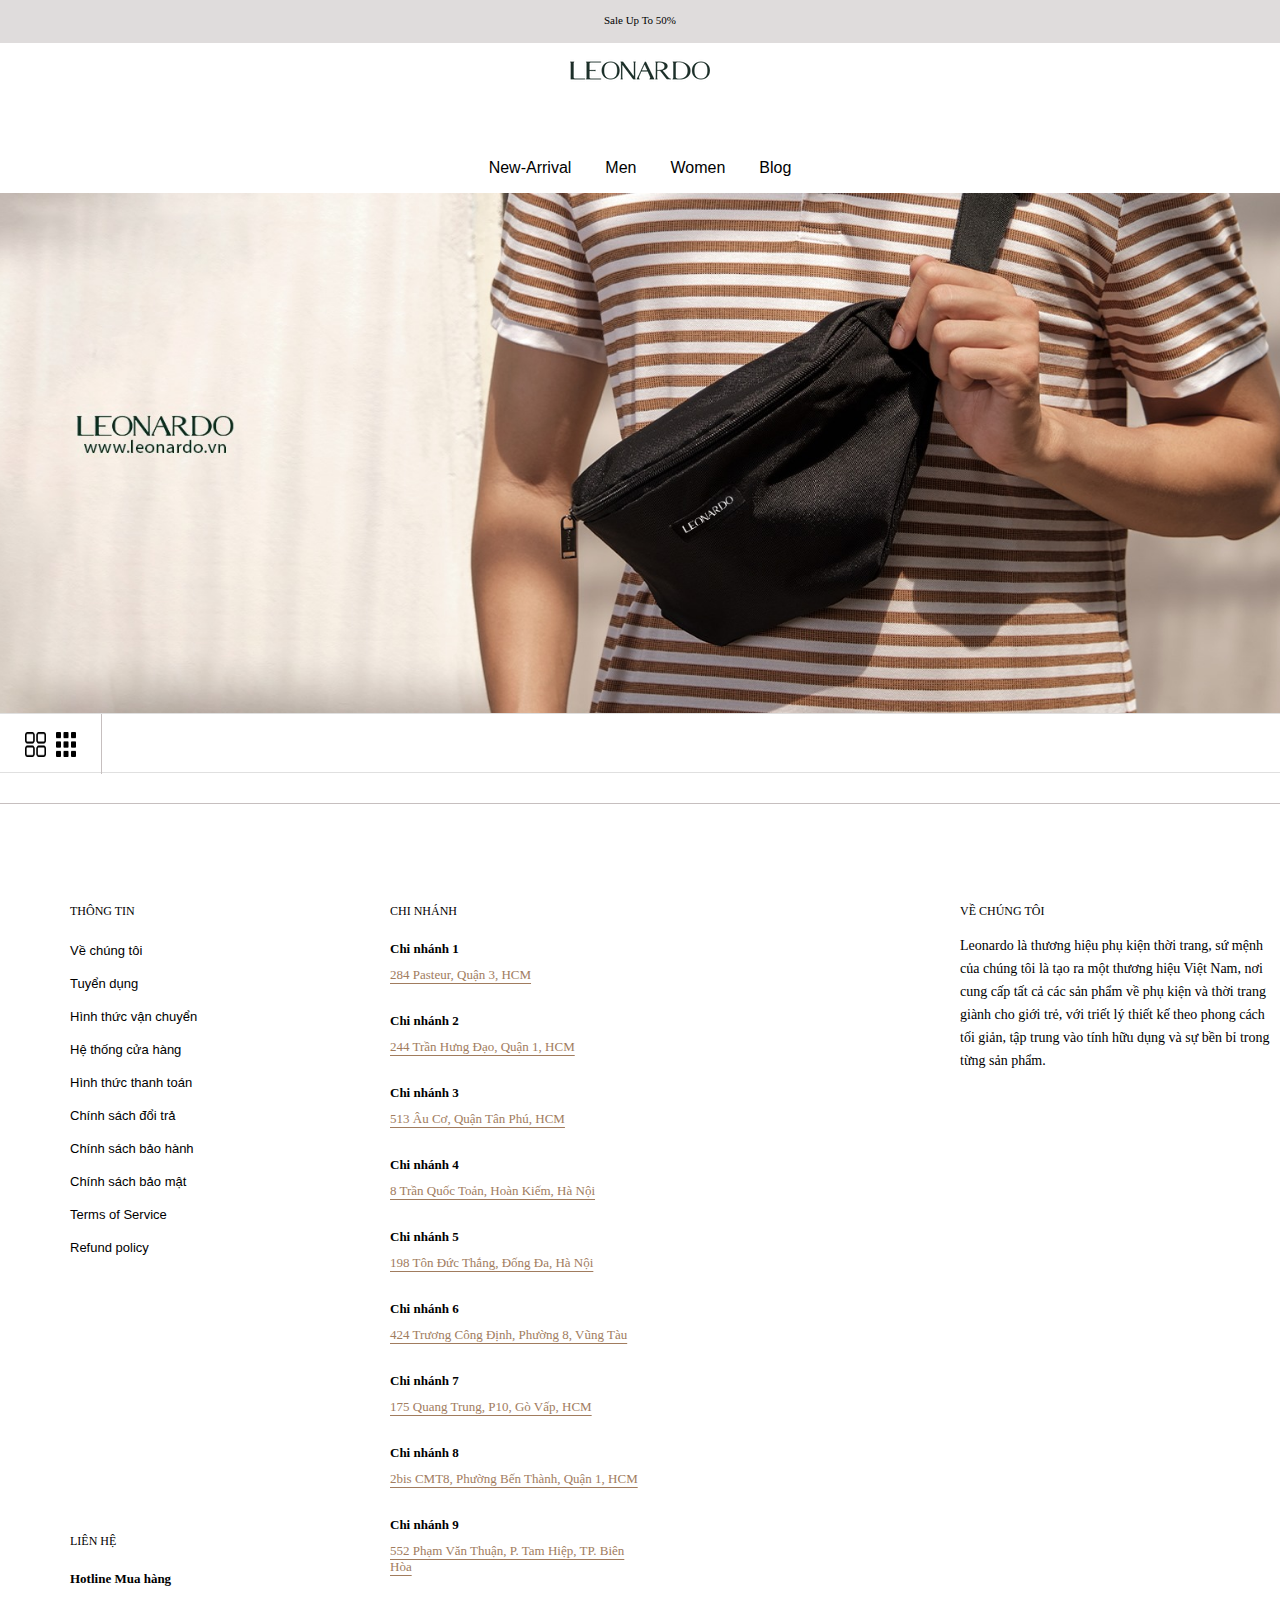
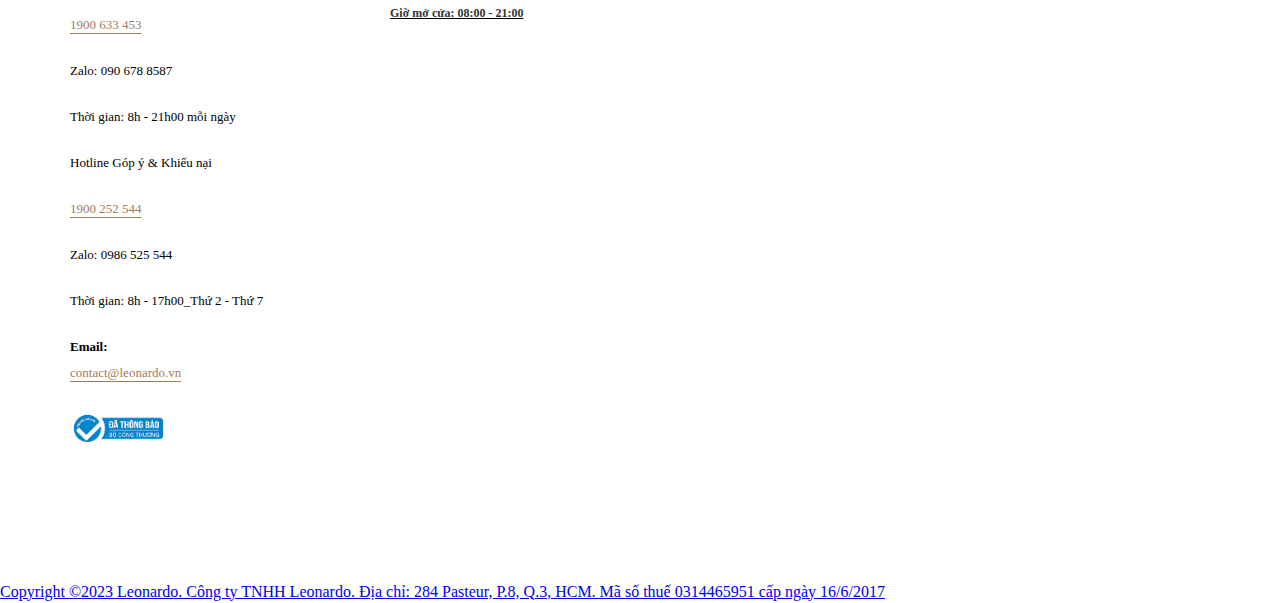
<file: footer.html>
<!DOCTYPE html>
<html lang="en">
<head>
    <meta charset="UTF-8">
    <meta http-equiv="X-UA-Compatible" content="IE=edge">
    <meta name="viewport" content="width=device-width, initial-scale=1.0">
    <link rel="stylesheet" href="css/style.css">
    <title>PS28288 - Leonardo</title>
</head>
<body>
    <div class="container ps">

        <div class="top">
            <a href="#">Sale Up To 50%</a>
        </div>

        <div class="header_wr">

            <header>
                    <div class="search fl"></div>
                    <div class="logo fl">
                        <a href="#"><img src="banner/1e2f29-01_140x.jpg" alt="" class="brand" ></a>
                    </div>
            </header>

                <nav class="menu1">
                    <ul class="tren">
                        <li><a href="#">New-Arrival</a></li>
                        <li><a href="#">Men</a></li>
                        <li><a href="#">Women</a></li>
                        <li><a href="#">Blog</a></li>
                    </ul>
                </nav>

        </div>

        <div class="banner">
            <a href="#"><img src="banner/163047376_1451934171808979_3004414824843697817_n.jpg" alt=""></a>
        </div>
        <div class="box1">
            <div class="bam">
                
            </div>
            <div class="header_fx">
                <nav class="menu2">
                    <ul>
                        <li class="icon1"><a href="home2.html" target="page"><img src="icon/menu1(2).jpg" alt=""></a></li>
                        <li class="icon2 bd"><a href="home.html" target="page"><img src="icon/menu.jpg" alt="">
                        </a></li>
                    </ul>
                </nav>
            </div>
        </div>

        <!-- 
            <div class="art">
                <article class="ps">
                    <iframe name="page" src="home.html" scrolling="auto" frameborder="0"></iframe>
                </article>
            </div>
         -->
        
            <div class="box2">
                    <footer>
                        <div class="footer-des">
                            <div class="thongtin">
                                <p>THÔNG TIN</p>
                            </div>
                            <div class="mota">
                                <ul>
                                    <li><a href="#">Về chúng tôi</a></li>
                                    <li><a href="#">Tuyển dụng</a></li>
                                    <li><a href="#">Hình thức vận chuyển</a></li>
                                    <li><a href="#">Hệ thống cửa hàng</a></li>
                                    <li><a href="#">Hình thức thanh toán</a></li>
                                    <li><a href="#">Chính sách đổi trả</a></li>
                                    <li><a href="#">Chính sách bảo hành</a></li>
                                    <li><a href="#">Chính sách bảo mật </a></li>
                                    <li><a href="#">Terms of Service</a></li>
                                    <li><a href="#">Refund policy</a></li>
                                </ul>
                            </div>
                        </div>
            
                        <div class="footer-des">
                            <div class="thongtin chinhanh">
                                <p>CHI NHÁNH</p>
                            </div>
                            <div class="mota mota-chinhanh">
                                <p>
                                    <strong>Chi nhánh 1</strong>
                                    <br>
                                    <a href="#">284 Pasteur, Quận 3, HCM</a>
                                </p>
            
                                <p>
                                    <strong>Chi nhánh 2</strong>
                                    <br>
                                    <a href="#">244 Trần Hưng Đạo, Quận 1, HCM</a>
                                </p>
            
                                <p>
                                    <strong>Chi nhánh 3</strong>
                                    <br>
                                    <a href="#">513 Âu Cơ, Quận Tân Phú, HCM</a>
                                </p>
            
                                <p>
                                    <strong>Chi nhánh 4</strong>
                                    <br>
                                    <a href="#">8 Trần Quốc Toản, Hoàn Kiếm, Hà Nội </a>
                                </p>
            
                                <p>
                                    <strong>Chi nhánh 5</strong>
                                    <br>
                                    <a href="#">198 Tôn Đức Thắng, Đống Đa, Hà Nội</a>
                                </p>
            
                                <p>
                                    <strong>Chi nhánh 6</strong>
                                    <br>
                                    <a href="#">424 Trương Công Định, Phường 8, Vũng Tàu</a>
                                </p>
            
                                <p>
                                    <strong>Chi nhánh 7</strong>
                                    <br>
                                    <a href="#">175 Quang Trung, P10, Gò Vấp, HCM</a>
                                </p>
            
                                <p>
                                    <strong>Chi nhánh 8</strong>
                                    <br>
                                    <a href="#">2bis CMT8, Phường Bến Thành, Quận 1, HCM</a>
                                </p>
            
                                <p>
                                    <strong>Chi nhánh 9</strong>
                                    <br>
                                    <a href="#">552 Phạm Văn Thuận, P. Tam Hiệp, TP. Biên Hòa</a>
                                </p>
                                
                                <p class="time">
                                    <span><strong>Giờ mở cửa: 08:00 - 21:00</strong></span>
                                </p>
            
                            </div>
                        </div>
            
                        <div class="footer-des"></div>
            
                        <div class="footer-des">
                            <div class="gioithieu">
                                <p>VỀ CHÚNG TÔI</p>
                            </div>
                            <div class="mota-gt">
                                <p>
                                    Leonardo là thương hiệu phụ kiện thời trang, sứ mệnh của chúng tôi là tạo ra một thương hiệu Việt Nam, nơi cung cấp tất cả các sản phẩm về phụ kiện và thời trang giành cho giới trẻ, với triết lý thiết kế theo phong cách tối giản, tập trung vào tính hữu dụng và sự bền bỉ trong từng sản phẩm.
                                </p>
                            </div>
                        </div>
            
                        <div class="footer-des">
                            <div class="thongtin lienhe">
                                <p>LIÊN HỆ</p>
                            </div>
                            <div class="mota mota-chinhanh">
                                <p>
                                    <strong>Hotline Mua hàng</strong>
                                </p>
            
                                <p>
                                    <a href="#">1900 633 453</a>
                                </p>
            
                                <p>
                                    Zalo: 090 678 8587
                                </p>
            
                                <p>
                                    Thời gian: 8h - 21h00 mỗi ngày
                                </p>
            
                                <p>
                                    Hotline Góp ý & Khiếu nại
                                </p>
            
                                <p>
                                    <a href="#">1900 252 544</a>
                                </p>
            
                                <p>
                                    Zalo: 0986 525 544                       
                                </p>
            
                                <p>
                                    Thời gian: 8h - 17h00_Thứ 2 - Thứ 7
                                </p>
            
                                <p>
                                    <strong>Email: </strong>
                                    <a href="#">contact@leonardo.vn</a>
                                </p>
            
                                <div class="chungnhan">
                                    <a href="#"><img src="banner/dathongbao.jpg" alt=""></a>
                                </div>
                            </div>
                        </div>
            
                        <div class="footer-des"></div>
                        <div class="footer-des"></div>
                        <div class="footer-des"></div>
                        <a class="copy" href="#">Copyright ©2023 Leonardo. Công ty TNHH Leonardo. Địa chỉ: 284 Pasteur, P.8, Q.3, HCM. Mã số thuế 0314465951 cấp ngày 16/6/2017</a>
                    </footer>
                </div>
    </div>
</body>
</html>
</file>
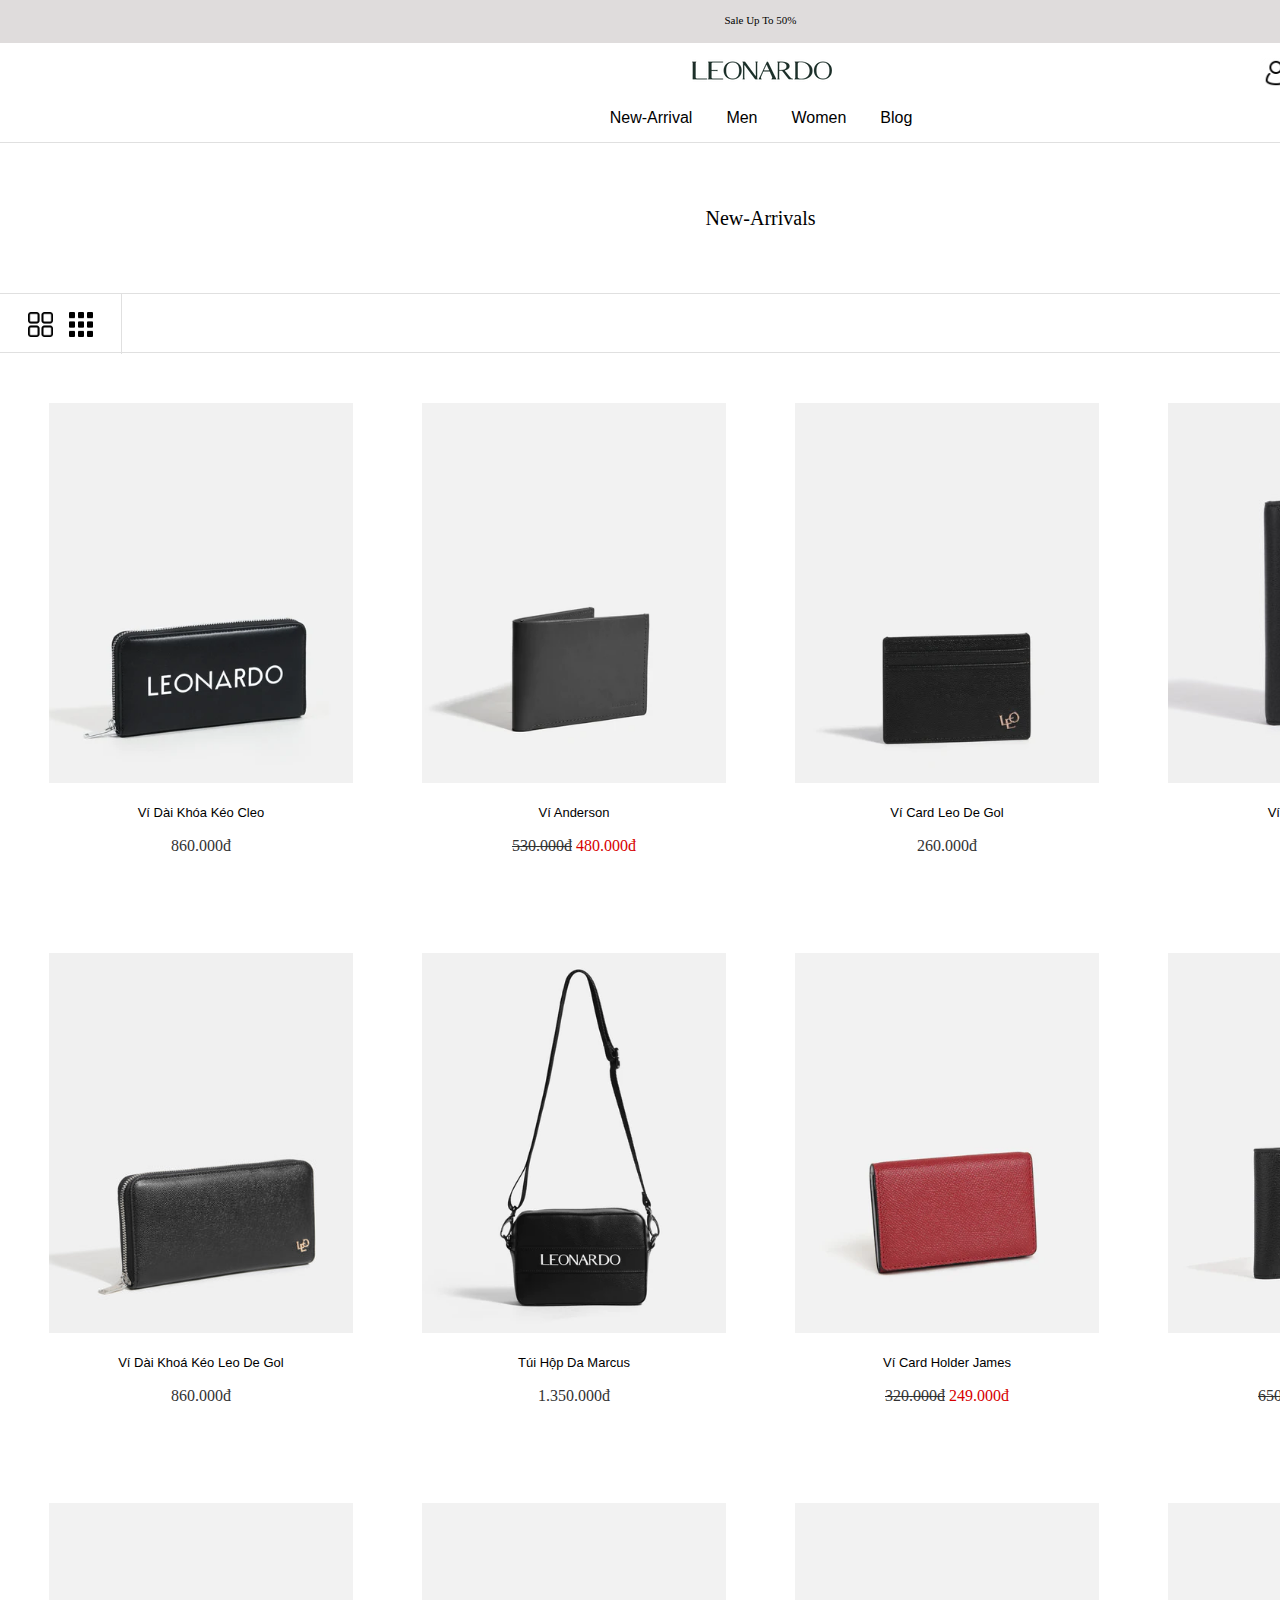
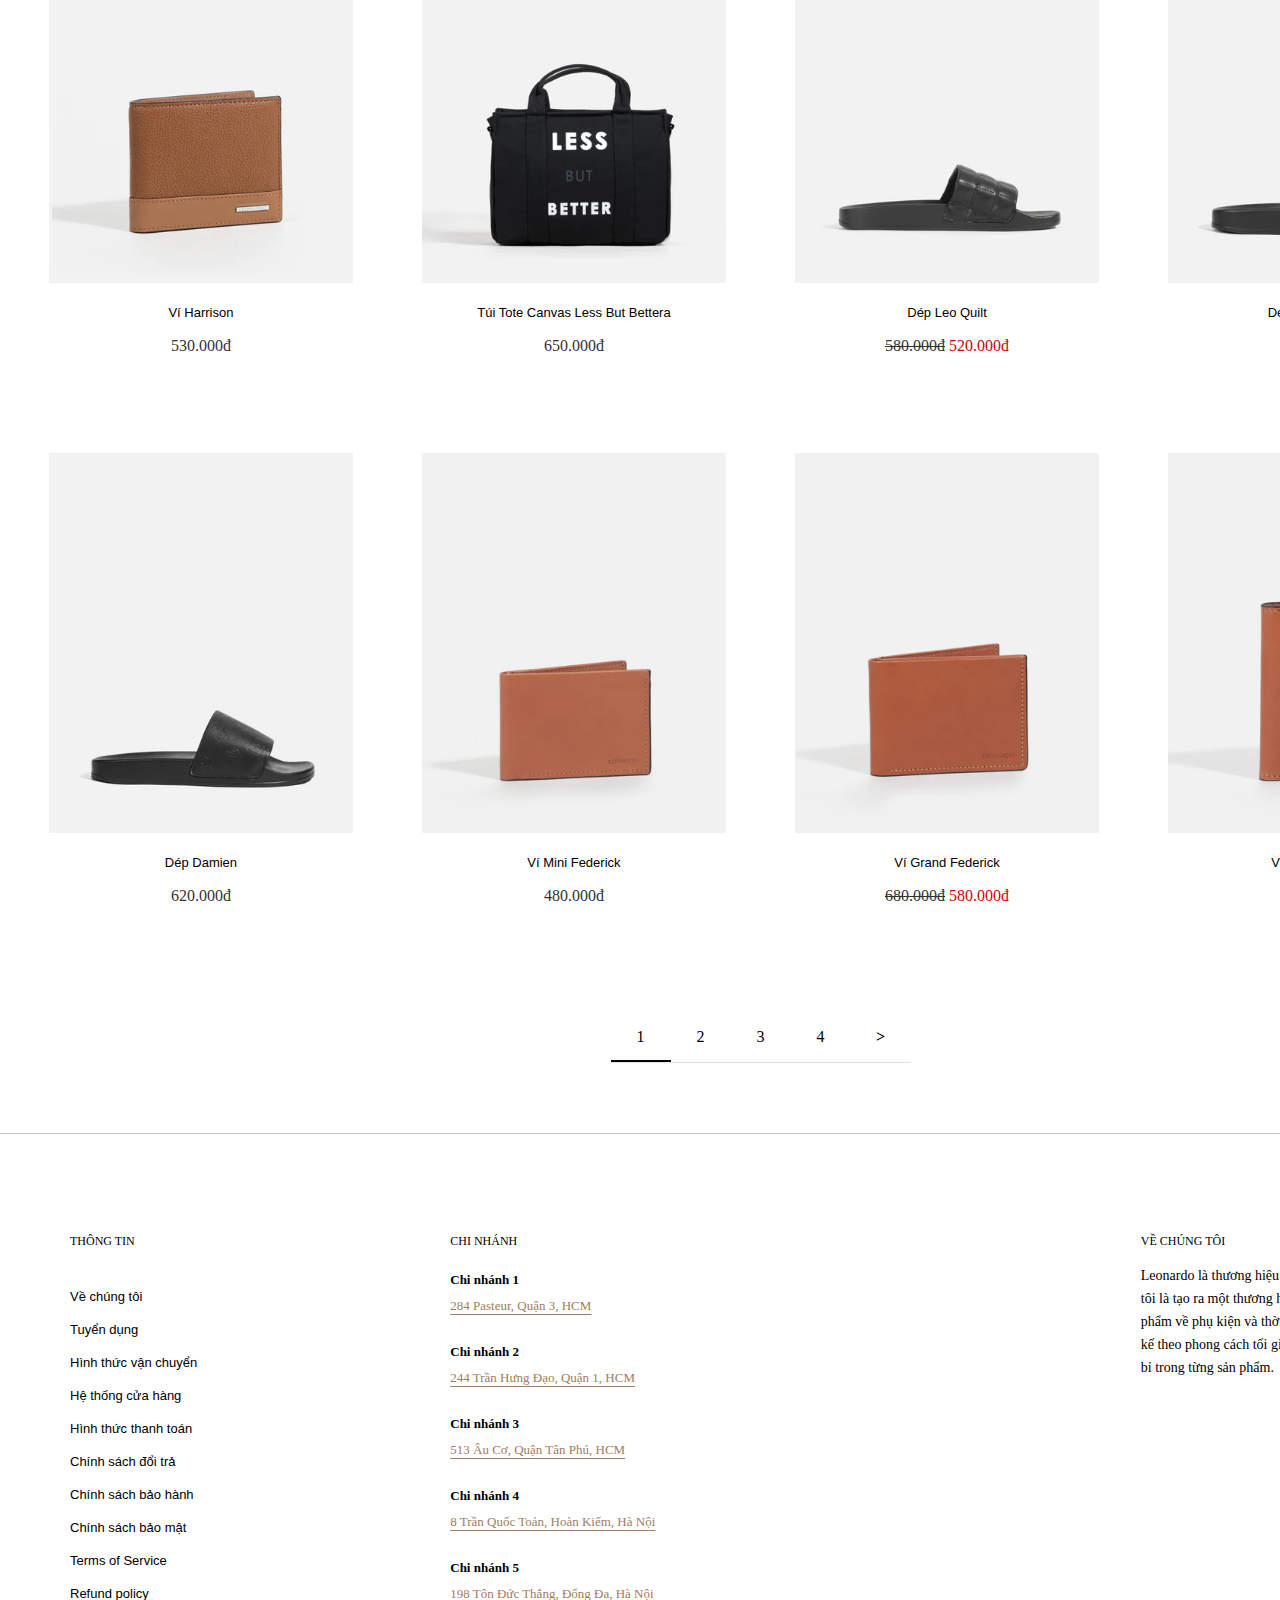
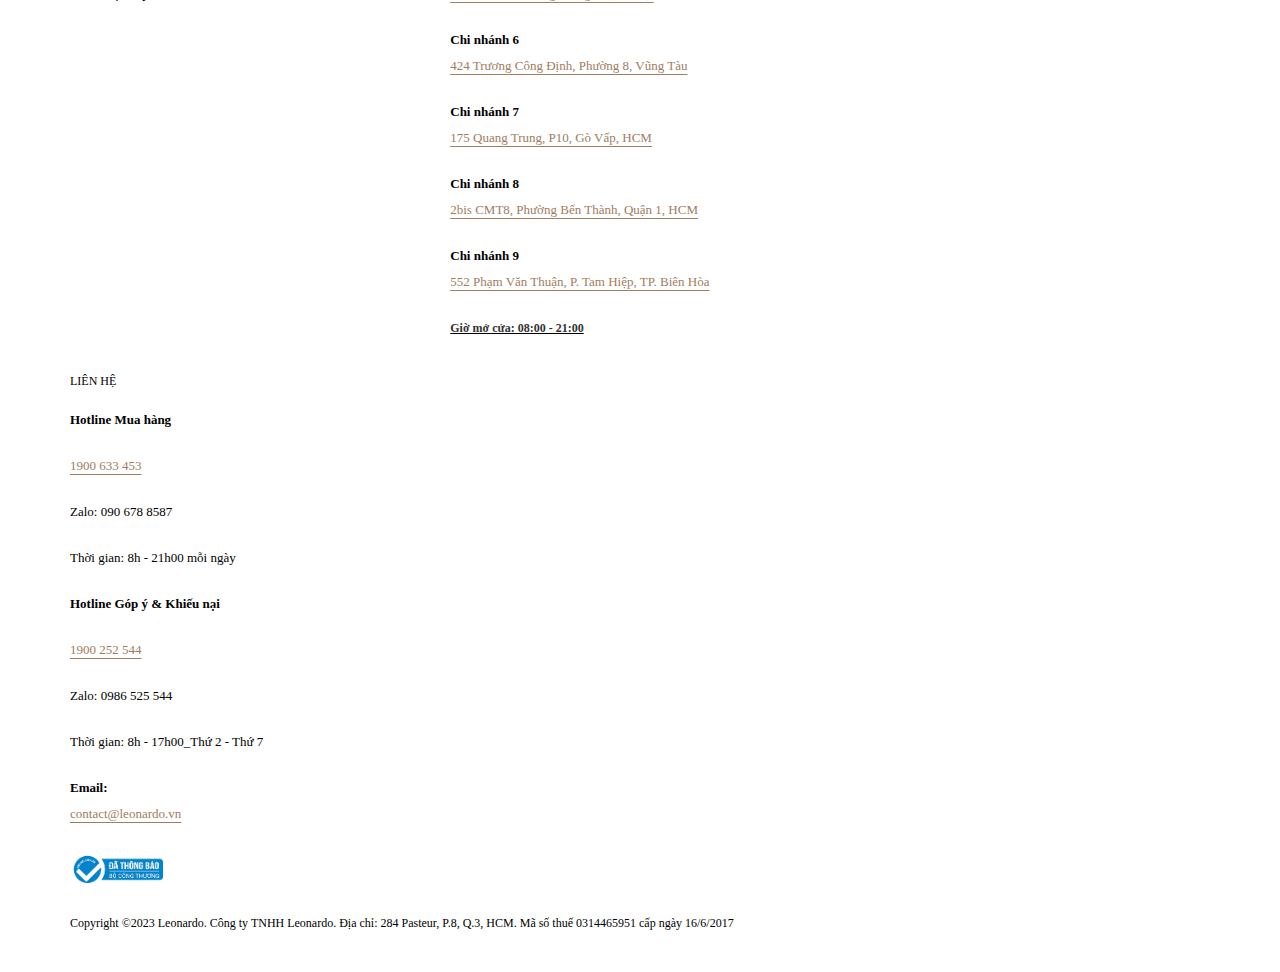
<file: New-Arrival.html>
<!DOCTYPE html>
<html lang="en">
<head>
    <meta charset="UTF-8">
    <meta http-equiv="X-UA-Compatible" content="IE=edge">
    <meta name="viewport" content="width=device-width, initial-scale=1.0">
    <link rel="stylesheet" href="css/New-Arrival.css">
    <title>PS28288 | Leonardo</title>
</head>
<body>
    <div class="box-center">

        <div class="container">
    
            <div class="header-top">
                <a href="#">Sale  Up To 50%</a>
            </div>
    
            <div class="pp">
                <header>
                    <div class="header-search">
                        <a href="#">Tìm kiếm</a>
                        <a href="#">Gỉỏ hàng (0)</a>
                    </div>
                    <div class="header-logo">
                        <a href="#"><img src="banner/1e2f29-01_140x.jpg" alt="" class="brand" ></a>
                    </div>
    
                    <div class="Sign">
                        <a href="Sign-in.html"><img src="banner/user_profile_man-256.jpg" alt=""></a>
                    </div>
                    
                    <nav>
                        <ul class=hmenu>
                            <li><a href="New-Arrival.html">New-Arrival</a></li>
                            <li><a href="index.html">Men</a></li>
                            <li><a href="Women.html">Women</a></li>
                            <li><a href="Blog.html">Blog</a></li>
                        </ul>
                    </nav>
                </header>
            </div>
    
            <div class="title">
                <span class="heading">New-Arrivals</span>
            </div>
    
            <nav class="menu2">
                <ul>
                    <li class="icon1"><a href="home2.html" target="page"><img src="icon/menu1(2).jpg" alt=""></a></li>
                    <li class="icon2"><a href="home.html" target="page"><img src="icon/menu.jpg" alt=""></a></li>
                </ul>
            </nav>
    
            <section>
                <div class="hang1">
                    <div class="sanpham mr20">
                        <div class="hinh hinh1 image-hiden">
                            <a href="#"><img src="New-Arrivals-image/VidanamCleoTh_ngHi_uLeonardo01_72df361d-17ba-4ec8-b00a-1e4e75169d42_400x.webp" alt=""></a>
                        </div>
                        <div class="tieude">
                            <a href="#">Ví Dài Khóa Kéo Cleo</a>
                        </div>
                        <div class="text-subdued">
                            <p>
                                <span>860.000đ</span>
                            </p>
                        </div>
                    </div>
                    <div class="sanpham mr20">
                        <div class="hinh">
                            <a href="#"><img src="New-Arrivals-image/1_2aed2b47-f67e-4be3-a1b2-6051456c5342_400x.webp" alt=""></a>
                        </div>
                        <div class="tieude">
                            <a href="#">Ví Anderson</a>
                        </div>
                        <div class="gia">
                            <p>
                                <span><del>530.000đ</del> 480.000đ</span>
                            </p>
                        </div>
                    </div>
            
                    <div class="sanpham mr20">
                        <div class="hinh">
                            <a href="#"><img src="New-Arrivals-image/ViCardNamLeoDeGolTh_ngHi_uLeonardo01_400x.webp" alt=""></a>
                        </div>
                        <div class="tieude">
                            <a href="#">Ví Card Leo De Gol</a>
                        </div>
                        <div class="text-subdued">
                            <p>
                                <span>260.000đ</span>
                            </p>
                        </div>
                    </div>
            
                    <div class="sanpham">
                        <div class="hinh">
                            <a href="#"><img src="New-Arrivals-image/ViDaiNamLeoDeGolTh_ngHi_uLeonardo01_400x.jpg" alt=""></a>
                        </div>
                        <div class="tieude">
                            <a href="#">Ví Dài Leo De Gol</a>
                        </div>
                        <div class="text-subdued">
                            <p>
                                <span>750.000đ</span>
                            </p>
                        </div>
                    </div>
                    </div>
            </section>
        
            <section>
                <div class="hang2">
                    <div class="sanpham mr20 mr10">
                        <div class="hinh">
                            <a href="#"><img src="New-Arrivals-image/ViDaiNamKhoaKeoLeoDeGolTh_ngHi_uLeonardo07_400x.jpg" alt=""></a>
                        </div>
                        <div class="tieude">
                            <a href="#">Ví Dài Khoá Kéo Leo De Gol</a>
                        </div>
                        <div class="text-subdued">
                            <p>
                                <span>860.000đ</span>
                            </p>
                        </div>
                    </div>
        
                    <div class="sanpham mr20 mr10">
                        <div class="hinh">
                            <a href="#"><img src="New-Arrivals-image/TuidanamMarcusTh_ngHi_uLeonardo01_400x.webp" alt=""></a>
                        </div>
                        <div class="tieude">
                            <a href="#">Túi Hộp Da Marcus</a>
                        </div>
                        <div class="text-subdued">
                            <p>
                                <span>1.350.000đ</span>
                            </p>
                        </div>
                    </div>
        
                    <div class="sanpham mr20 mr10">
                        <div class="hinh">
                            <a href="#"><img src="New-Arrivals-image/1_463927d6-b653-48cb-9385-e24380e96722_400x.webp" alt=""></a>
                        </div>
                        <div class="tieude">
                            <a href="#">Ví Card Holder James</a>
                        </div>
                        <div class="gia">
                            <p>
                                <span><del>320.000đ</del> 249.000đ</span>
                            </p>
                        </div>
                    </div>
        
                    <div class="sanpham mr10">
                        <div class="hinh">
                            <a href="#"><img src="New-Arrivals-image/ViNamViMaslowTh_ngHi_uLeonardo02_400x.webp" alt=""></a>
                        </div>
                        <div class="tieude">
                            <a href="#">Ví Maslow</a>
                        </div>
                        <div class="gia">
                            <p>
                                <span><del>650.000đ</del> 580.000đ</span>
                            </p>
                        </div>
                    </div>
                </div>
            </section>
    
            <section>
                <div class="hang1">
                    <div class="sanpham mr20">
                        <div class="hinh hinh1 image-hiden">
                            <a href="#"><img src="New-Arrivals-image/VidanamHarrisonTh_ngHi_uLeonardo01_400x.webp" alt=""></a>
                        </div>
                        <div class="tieude">
                            <a href="#">Ví Harrison</a>
                        </div>
                        <div class="text-subdued">
                            <p>
                                <span>530.000đ</span>
                            </p>
                        </div>
                    </div>
                    <div class="sanpham mr20">
                        <div class="hinh">
                            <a href="#"><img src="New-Arrivals-image/2_32c6d374-7343-4f81-b4ac-b99755aa3c5e_400x.webp" alt=""></a>
                        </div>
                        <div class="tieude">
                            <a href="#">Túi Tote Canvas Less But Bettera</a>
                        </div>
                        <div class="text-subdued">
                            <p>
                                <span>650.000đ</span>
                            </p>
                        </div>
                    </div>
            
                    <div class="sanpham mr20">
                        <div class="hinh">
                            <a href="#"><img src="New-Arrivals-image/1_74a3ab2a-d652-4994-a288-27aa9c8b28be_400x.webp" alt=""></a>
                        </div>
                        <div class="tieude">
                            <a href="#">Dép Leo Quilt</a>
                        </div>
                        <div class="gia">
                            <p>
                                <span><del>580.000đ</del> 520.000đ</span>
                            </p>
                        </div>
                    </div>
            
                    <div class="sanpham">
                        <div class="hinh">
                            <a href="#"><img src="New-Arrivals-image/1_12a18d8d-3e54-4300-b107-7ed24e8e827e_400x.webp" alt=""></a>
                        </div>
                        <div class="tieude">
                            <a href="#">Dép Leo Cervidae</a>
                        </div>
                        <div class="text-subdued">
                            <p>
                                <span>580.000đ</span>
                            </p>
                        </div>
                    </div>
                    </div>
            </section>
        
            <section>
                <div class="hang2">
                    <div class="sanpham mr20 mr10">
                        <div class="hinh">
                            <a href="#"><img src="New-Arrivals-image/1_1ced4551-f866-47ce-ba75-23b3eb8d35f6_400x.webp" alt=""></a>
                        </div>
                        <div class="tieude">
                            <a href="#">Dép Damien</a>
                        </div>
                        <div class="text-subdued">
                            <p>
                                <span>620.000đ</span>
                            </p>
                        </div>
                    </div>
        
                    <div class="sanpham mr20 mr10">
                        <div class="hinh">
                            <a href="#"><img src="New-Arrivals-image/VidanamFederickTh_ngHi_uLeonardo01_b272abf0-7dd4-406d-b7b5-4e6ba753de6f_400x.webp" alt=""></a>
                        </div>
                        <div class="tieude">
                            <a href="#">Ví Mini Federick</a>
                        </div>
                        <div class="text-subdued">
                            <p>
                                <span>480.000đ</span>
                            </p>
                        </div>
                    </div>
        
                    <div class="sanpham mr20 mr10">
                        <div class="hinh">
                            <a href="#"><img src="New-Arrivals-image/VidanamFederickTh_ngHi_uLeonardo01_3df66b2a-9cca-4743-9206-2477dced0185_400x.webp" alt=""></a>
                        </div>
                        <div class="tieude">
                            <a href="#">Ví Grand Federick</a>
                        </div>
                        <div class="gia">
                            <p>
                                <span><del>680.000đ</del> 580.000đ</span>
                            </p>
                        </div>
                    </div>
        
                    <div class="sanpham mr10">
                        <div class="hinh">
                            <a href="#"><img src="New-Arrivals-image/VidanamFederickTh_ngHi_uLeonardo01_400x.webp" alt=""></a>
                        </div>
                        <div class="tieude">
                            <a href="#">Ví Card Federick</a>
                        </div>
                        <div class="text-subdued">
                            <p>
                                <span>420.000đ</span>
                            </p>
                        </div>
                    </div>
                </div>
    
                <div class="pagination">
                    <div class="tt">
                        <nav>
                            <ul class="hmenu-bott">
                                <li><span>1</span></li>
                                <li><a href="#" title="Đi đến trang 2">2</a></li>
                                <li><a href="#" title="Đi đến trang 3">3</a></li>
                                <li><a href="#" title="Đi đến trang 4">4</a></li>
                                <li><a href="#" title="Trang tiếp theo"><b>></b></a></li>
                            </ul>
                        </nav>
                    </div>
                </div>
    
    
            </section>
    
            <div class="box">
                <footer>
                    <div class="footer-des">
                        <div class="thongtin">
                            <p>THÔNG TIN</p>
                        </div>
                        <div class="mota">
                            <ul>
                                <li><a href="#">Về chúng tôi</a></li>
                                <li><a href="#">Tuyển dụng</a></li>
                                <li><a href="#">Hình thức vận chuyển</a></li>
                                <li><a href="#">Hệ thống cửa hàng</a></li>
                                <li><a href="#">Hình thức thanh toán</a></li>
                                <li><a href="#">Chính sách đổi trả</a></li>
                                <li><a href="#">Chính sách bảo hành</a></li>
                                <li><a href="#">Chính sách bảo mật </a></li>
                                <li><a href="#">Terms of Service</a></li>
                                <li><a href="#">Refund policy</a></li>
                            </ul>
                        </div>
                    </div>
        
                    <div class="footer-des">
                        <div class="thongtin chinhanh">
                            <p>CHI NHÁNH</p>
                        </div>
                        <div class="mota mota-chinhanh">
                            <p>
                                <strong>Chi nhánh 1</strong>
                                <br>
                                <a href="#">284 Pasteur, Quận 3, HCM</a>
                            </p>
        
                            <p>
                                <strong>Chi nhánh 2</strong>
                                <br>
                                <a href="#">244 Trần Hưng Đạo, Quận 1, HCM</a>
                            </p>
        
                            <p>
                                <strong>Chi nhánh 3</strong>
                                <br>
                                <a href="#">513 Âu Cơ, Quận Tân Phú, HCM</a>
                            </p>
        
                            <p>
                                <strong>Chi nhánh 4</strong>
                                <br>
                                <a href="#">8 Trần Quốc Toản, Hoàn Kiếm, Hà Nội </a>
                            </p>
        
                            <p>
                                <strong>Chi nhánh 5</strong>
                                <br>
                                <a href="#">198 Tôn Đức Thắng, Đống Đa, Hà Nội</a>
                            </p>
        
                            <p>
                                <strong>Chi nhánh 6</strong>
                                <br>
                                <a href="#">424 Trương Công Định, Phường 8, Vũng Tàu</a>
                            </p>
        
                            <p>
                                <strong>Chi nhánh 7</strong>
                                <br>
                                <a href="#">175 Quang Trung, P10, Gò Vấp, HCM</a>
                            </p>
        
                            <p>
                                <strong>Chi nhánh 8</strong>
                                <br>
                                <a href="#">2bis CMT8, Phường Bến Thành, Quận 1, HCM</a>
                            </p>
        
                            <p>
                                <strong>Chi nhánh 9</strong>
                                <br>
                                <a href="#">552 Phạm Văn Thuận, P. Tam Hiệp, TP. Biên Hòa</a>
                            </p>
                            
                            <p class="time">
                                <span><strong>Giờ mở cửa: 08:00 - 21:00</strong></span>
                            </p>
        
                        </div>
                    </div>
        
                    <div class="footer-des"></div>
        
                    <div class="footer-des">
                        <div class="gioithieu">
                            <p>VỀ CHÚNG TÔI</p>
                        </div>
                        <div class="mota-gt">
                            <p>
                                Leonardo là thương hiệu phụ kiện thời trang, sứ mệnh của chúng tôi là tạo ra một thương hiệu Việt Nam, nơi cung cấp tất cả các sản phẩm về phụ kiện và thời trang giành cho giới trẻ, với triết lý thiết kế theo phong cách tối giản, tập trung vào tính hữu dụng và sự bền bỉ trong từng sản phẩm.
                            </p>
                        </div>
                    </div>
        
                    <div class="footer-des-footer">
                        <div class="thongtin lienhe">
                            <p>LIÊN HỆ</p>
                        </div>
                        <div class="mota mota-chinhanh">
                            <p>
                                <strong>Hotline Mua hàng</strong>
                            </p>
        
                            <p>
                                <a href="#">1900 633 453</a>
                            </p>
        
                            <p>
                                Zalo: 090 678 8587
                            </p>
        
                            <p>
                                Thời gian: 8h - 21h00 mỗi ngày
                            </p>
        
                            <p>
                                <strong>Hotline Góp ý & Khiếu nại</strong>
                            </p>
        
                            <p>
                                <a href="#">1900 252 544</a>
                            </p>
        
                            <p>
                                Zalo: 0986 525 544                       
                            </p>
        
                            <p>
                                Thời gian: 8h - 17h00_Thứ 2 - Thứ 7
                            </p>
        
                            <p>
                                <strong>Email: </strong>
                                <a href="#">contact@leonardo.vn</a>
                            </p>
        
                            <div class="chungnhan">
                                <a href="#"><img src="banner/dathongbao.jpg" alt=""></a>
                            </div>
                        </div>
    
                    </div>
                    
                    <div class="copy">
                        <a href="#">Copyright ©2023 Leonardo. Công ty TNHH Leonardo. Địa chỉ: 284 Pasteur, P.8, Q.3, HCM. Mã số thuế 0314465951 cấp ngày 16/6/2017</a>
                    </div>
                </footer>
            </div>
    
        </div>
    </div>
</body>
</html>
</file>
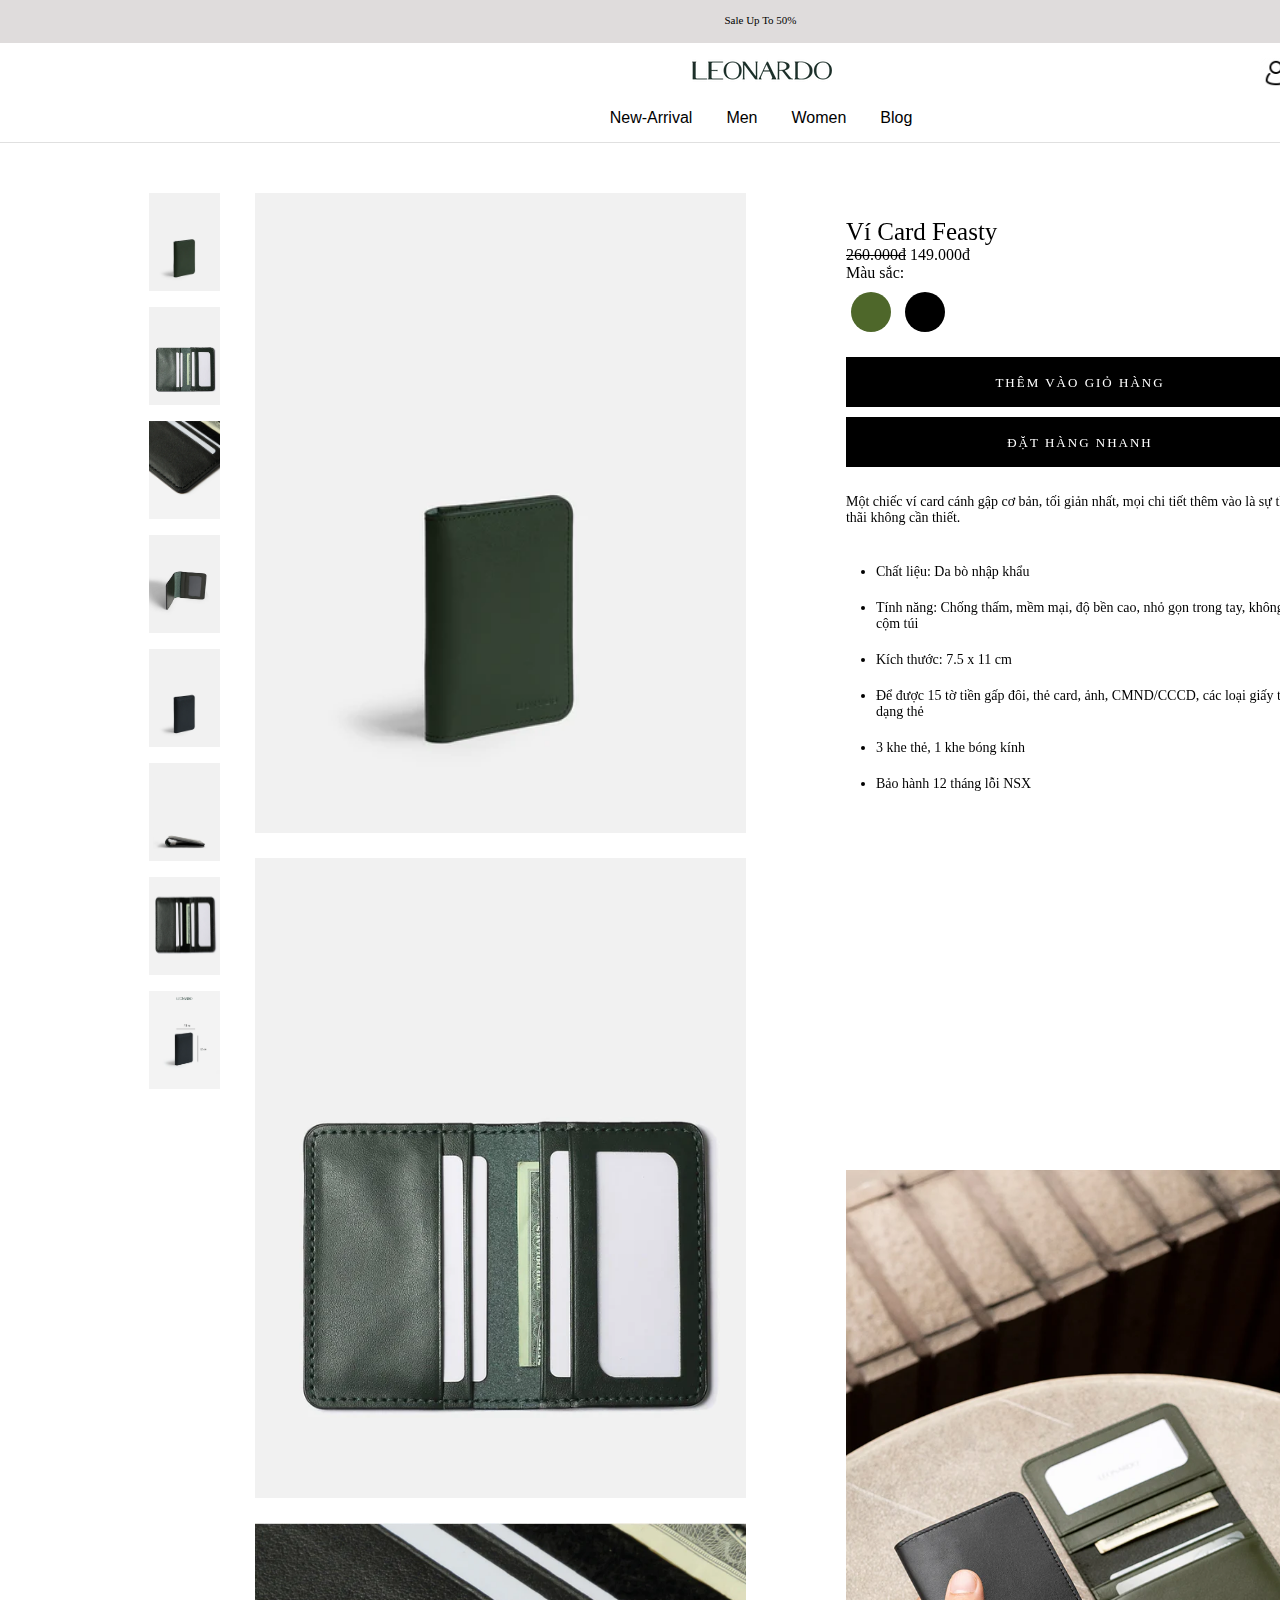
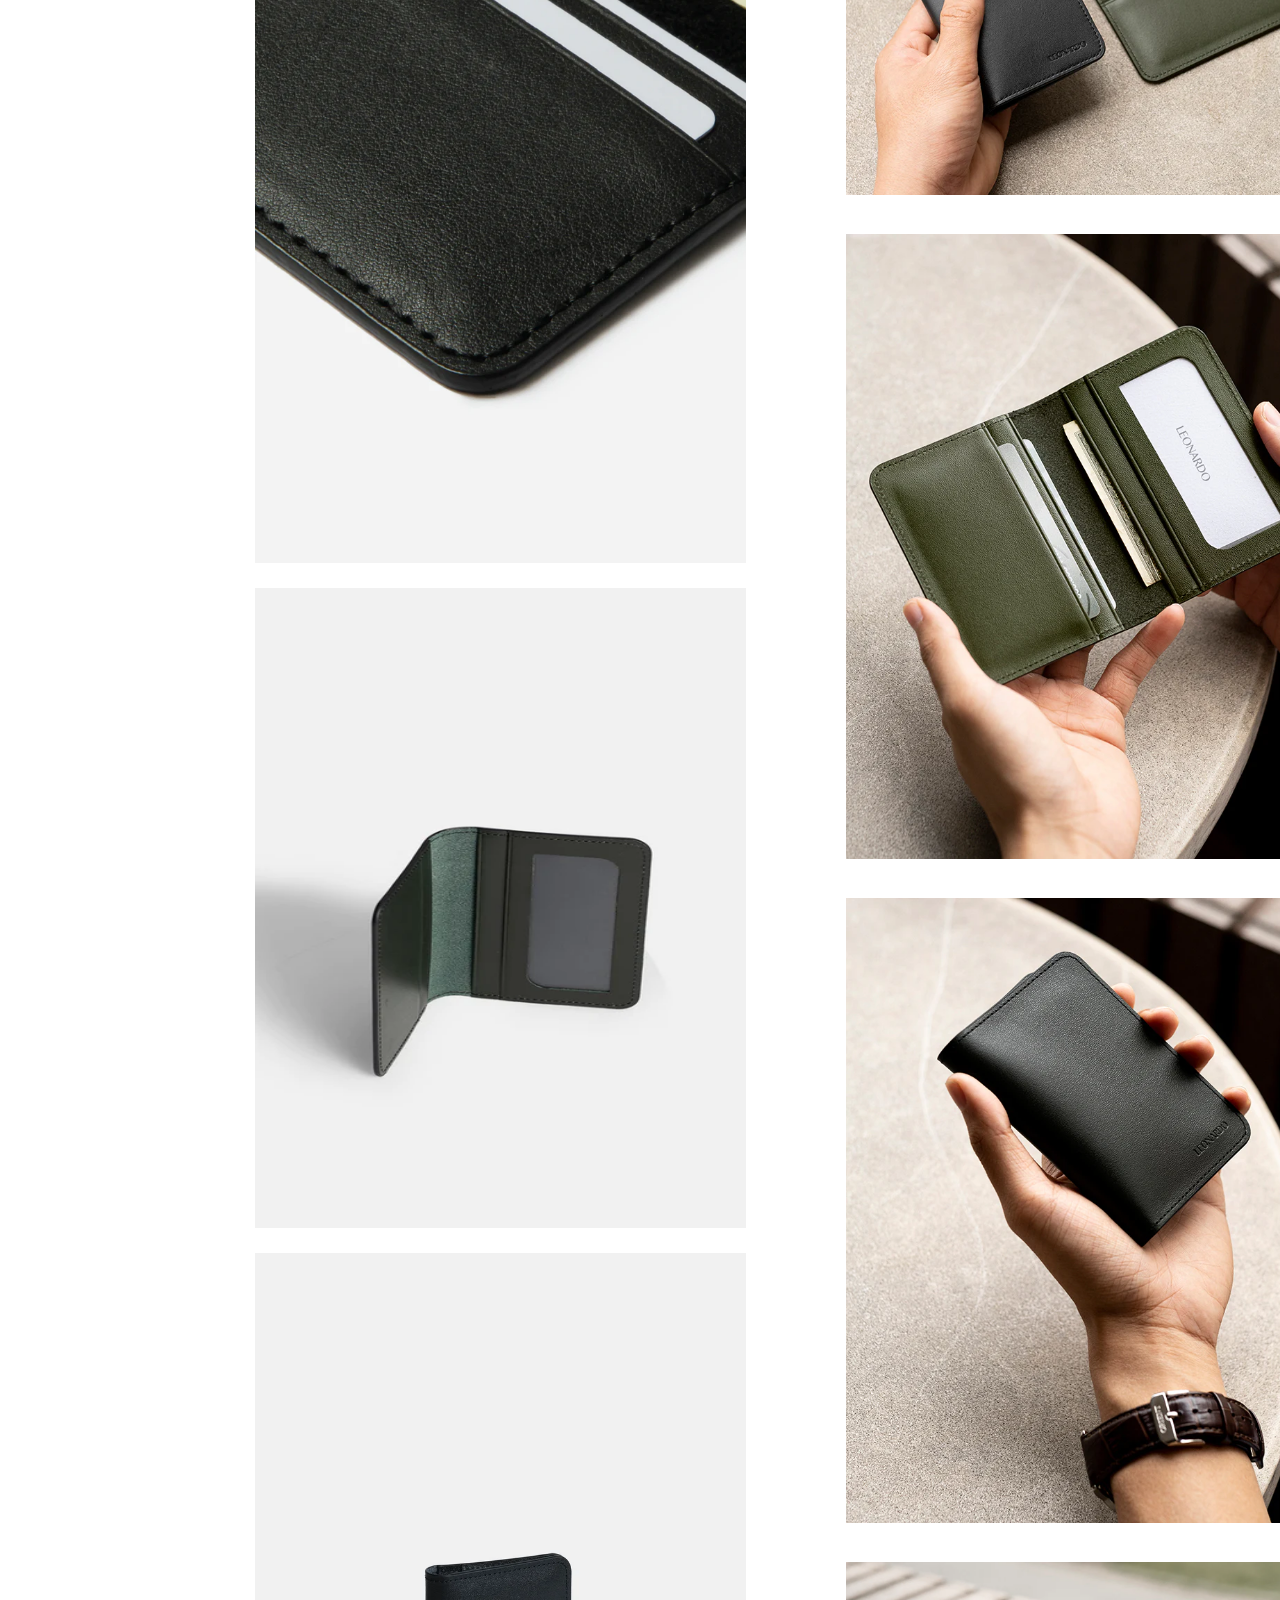
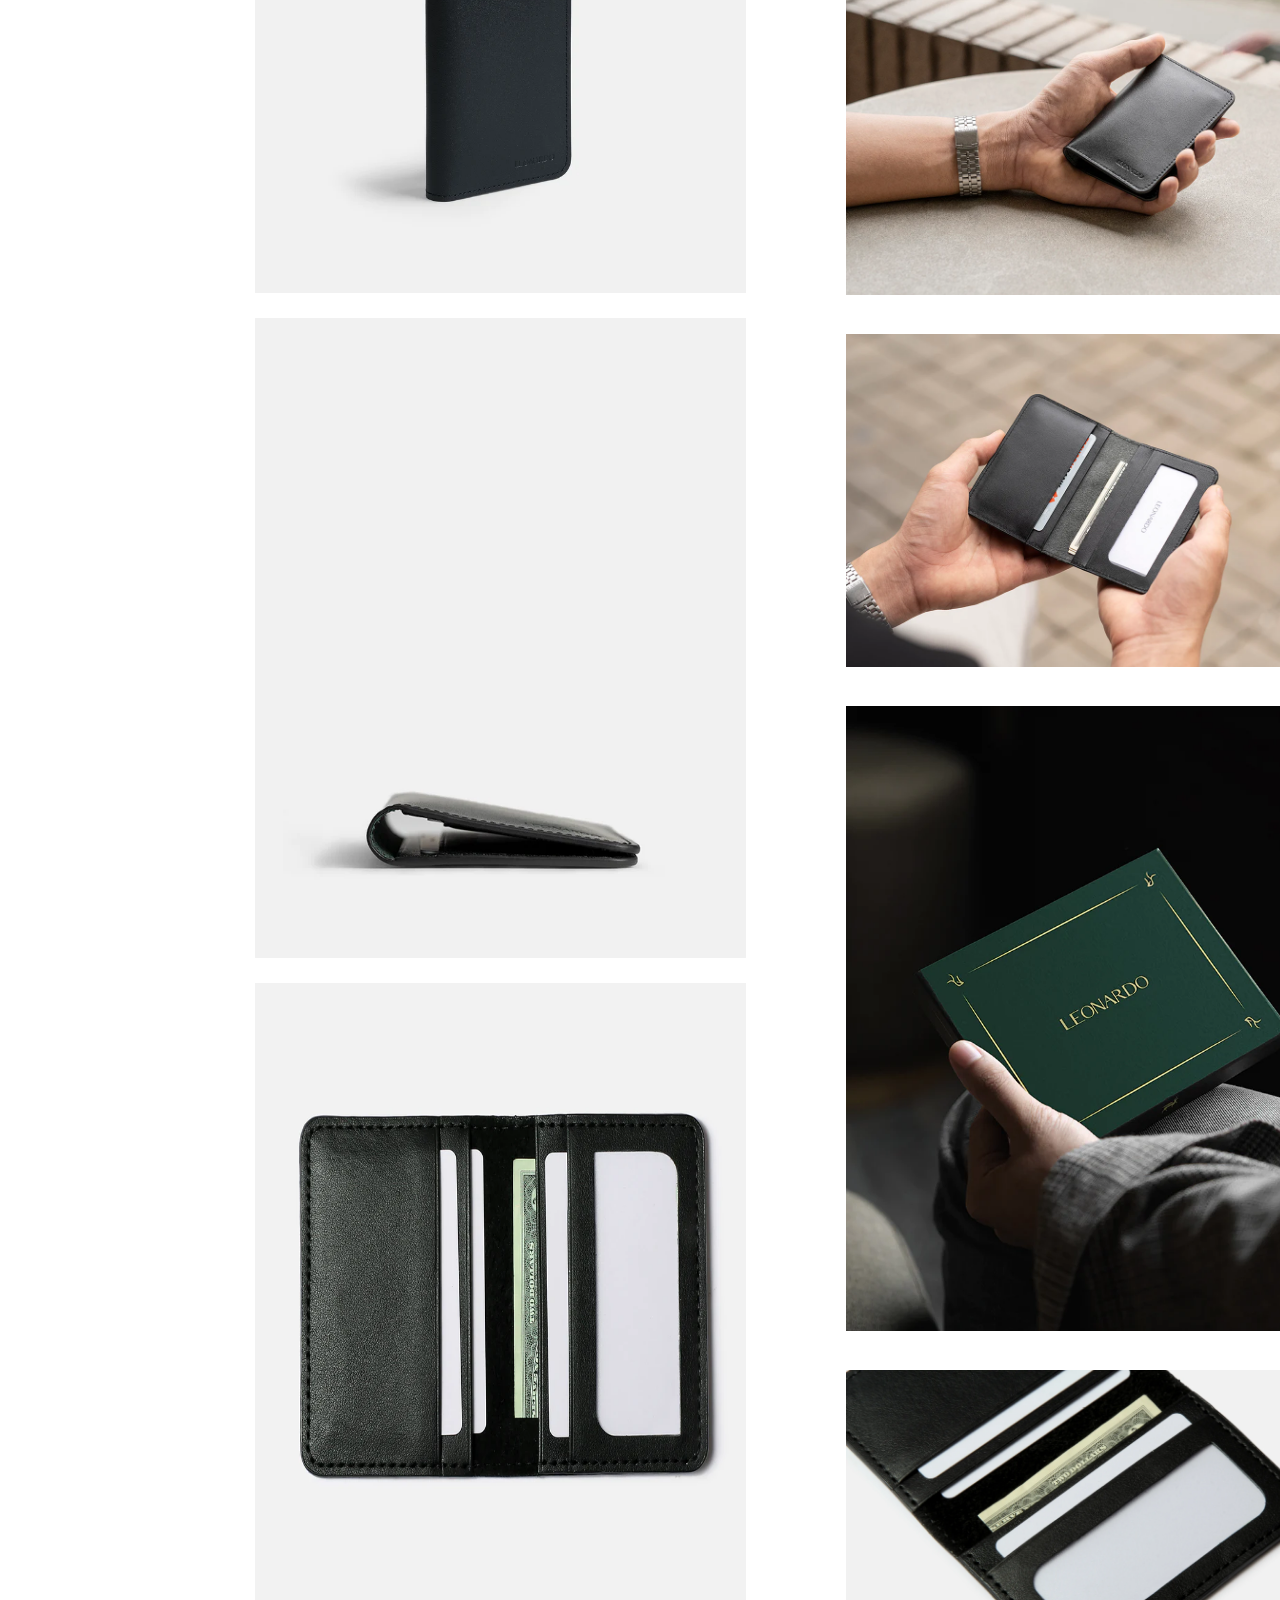
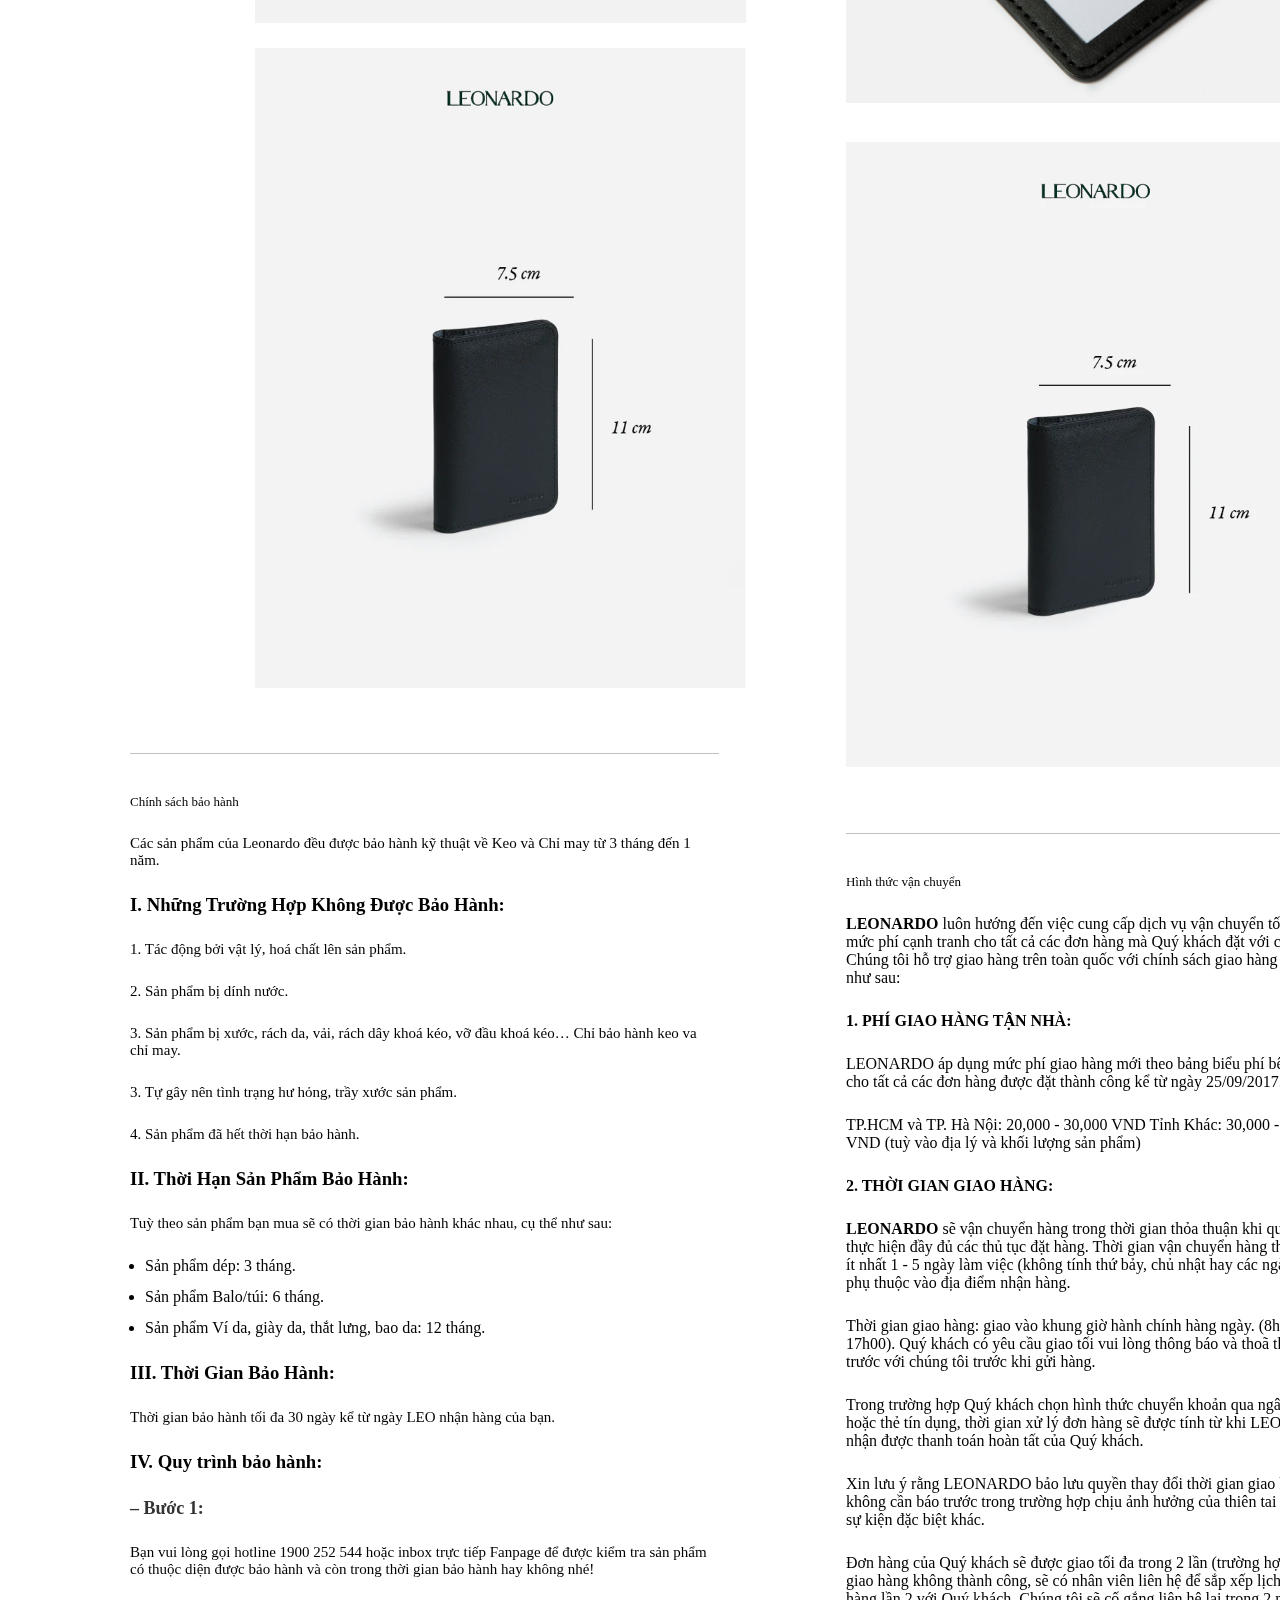
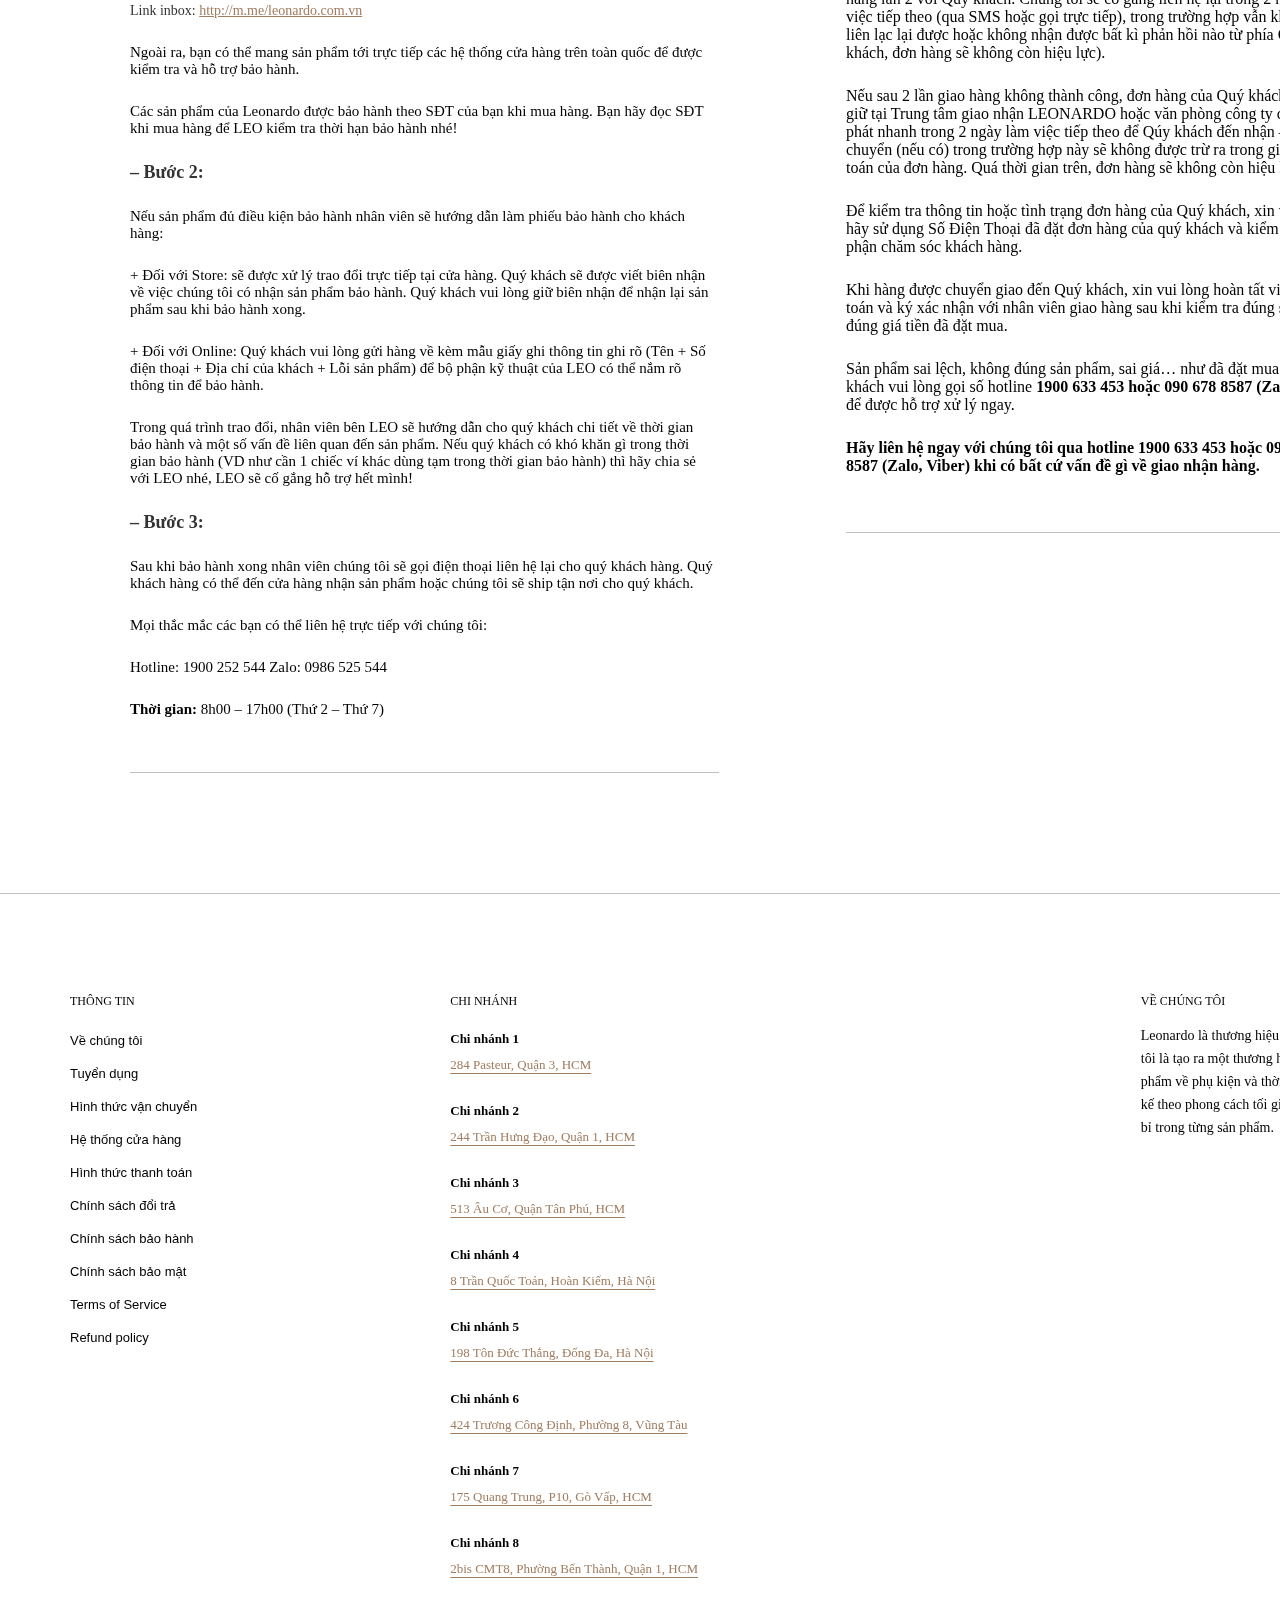
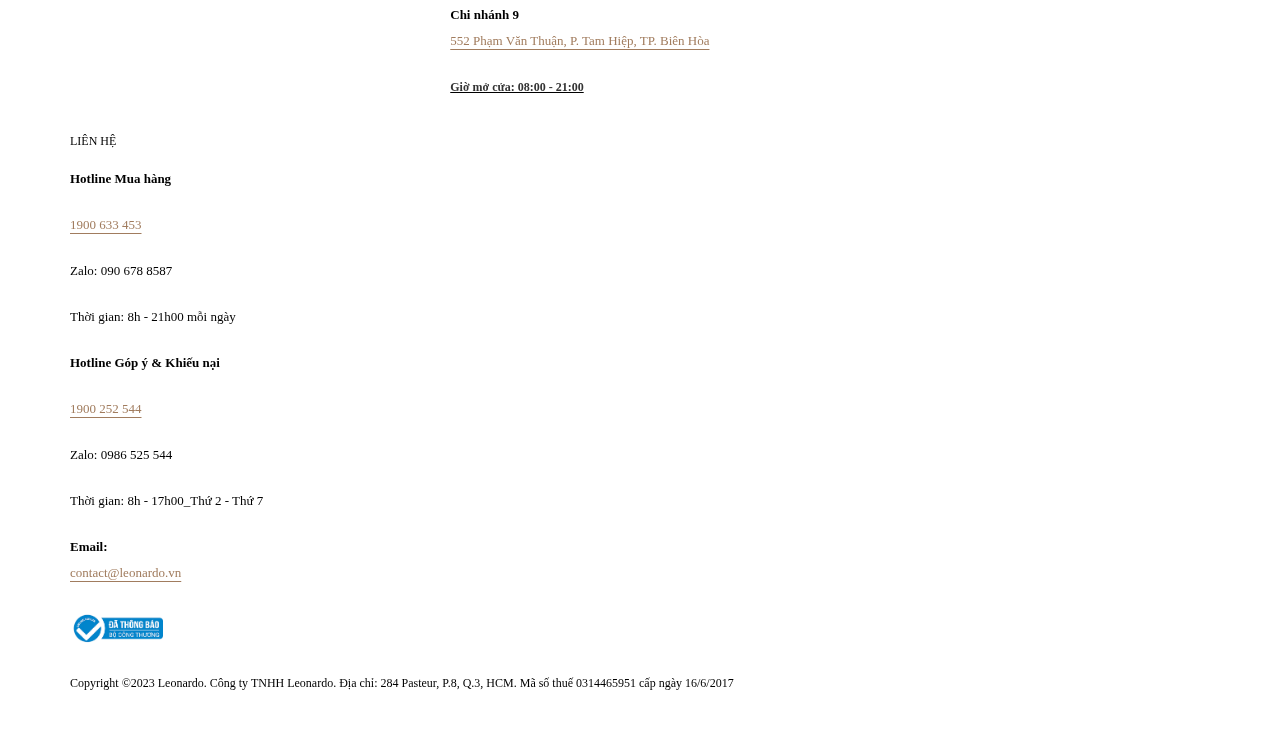
<file: product.html>
<!DOCTYPE html>
<html lang="en">
<head>
    <meta charset="UTF-8">
    <meta http-equiv="X-UA-Compatible" content="IE=edge">
    <meta name="viewport" content="width=device-width, initial-scale=1.0">
    <link rel="stylesheet" href="css/product.css">
    <title>PS28288 | Leonardo</title>
</head>
<body>
    <div class="box-center">

        <div class="container">
            <div class="header-top">
                <a href="#">Sale  Up To 50%</a>
            </div>
    
            <div class="pp">
                <header>
                    <div class="header-search">
                        <a href="#">Tìm kiếm</a>
                        <a href="#">Gỉỏ hàng (0)</a>
                    </div>
                    <div class="header-logo">
                        <a href="#"><img src="banner/1e2f29-01_140x.jpg" alt="" class="brand" ></a>
                    </div>
    
                    <div class="Sign">
                        <a href="Sign-in.html"><img src="banner/user_profile_man-256.jpg" alt=""></a>
                    </div>
        
                    <nav>
                        <ul class=hmenu>
                            <li><a href="New-Arrival.html">New-Arrival</a></li>
                            <li><a href="index.html">Men</a></li>
                            <li><a href="Women.html">Women</a></li>
                            <li><a href="Blog.html">Blog</a></li>
                        </ul>
                    </nav>
                </header>
            </div>
    
            <div class="product">
                <div class="small-img">
                    <img src="Men-image/vi-card-feasty-xanh-reu-wallet-leonardo-24673225474223_400x.webp" alt="">
                    <img src="Men-image/vi-card-feasty-wallet-leonardo-11671599710313_600x.webp" alt="">
                    <img src="Men-image/vi-da-nam-card-feastyweb-01_700x.webp" alt="">
                    <img src="Men-image/vi-da-nam-card-feasty-leonardo-ec6_400x.webp" alt="">
                    <img src="Men-image/vi-card-feasty-den-wallet-leonardo-24673225506991_4b54a87c-581e-4e45-80d1-4c9d6b621d24_800x.webp" alt="">
                    <img src="Men-image/vi-da-nam-card-feasty-leonardo-ec5_700x.webp" alt="">
                    <img src="Men-image/vi-da-nam-card-feasty-leonardo-den-ec2_800x.webp" alt="">
                    <img src="Men-image/vi-da-nam-card-feasty-leonardo-size_700x.webp" alt="">
                    </div>
                <div class="product-img">
                    <img src="Men-image/vi-card-feasty-xanh-reu-wallet-leonardo-24673225474223_400x.webp" alt="">
                    <img src="Men-image/vi-card-feasty-wallet-leonardo-11671599710313_600x.webp" alt="">
                    <img src="Men-image/vi-da-nam-card-feastyweb-01_700x.webp" alt="">
                    <img src="Men-image/vi-da-nam-card-feasty-leonardo-ec6_400x.webp" alt="">
                    <img src="Men-image/vi-card-feasty-den-wallet-leonardo-24673225506991_4b54a87c-581e-4e45-80d1-4c9d6b621d24_800x.webp" alt="">
                    <img src="Men-image/vi-da-nam-card-feasty-leonardo-ec5_700x.webp" alt="">
                    <img src="Men-image/vi-da-nam-card-feasty-leonardo-den-ec2_800x.webp" alt="">
                    <img src="Men-image/vi-da-nam-card-feasty-leonardo-size_700x.webp" alt="">
                </div>
                
                <div class="product-infor">
                    <div class="box-1">
                        <p class="title">Ví Card Feasty</p>
                        <span><del>260.000đ</del> 149.000đ</span><br>
                        <label>Màu sắc: </label><br>
                        <button class="but-1" type="submit"></button>
                        <button class="but-2" type="submit"></button><br>
                        <a class="a-1" href="#"></a>
                        <a class="a-2" href="#"></a>
                        <p class="inf">Một chiếc ví card cánh gập cơ bản, tối giản nhất, mọi chi tiết thêm vào là sự thừa thãi không cần thiết.</p>
                        <ul class="details">
                            <li>Chất liệu: Da bò nhập khẩu</li>
                            <li>Tính năng: Chống thấm, mềm mại, độ bền cao, nhỏ gọn trong tay, không gây cộm túi</li>
                            <li>Kích thước: 7.5 x 11 cm</li>
                            <li>Để được 15 tờ tiền gấp đôi, thẻ card, ảnh, CMND/CCCD, các loại giấy tờ dạng thẻ</li>
                            <li>3 khe thẻ, 1 khe bóng kính</li>
                            <li>Bảo hành 12 tháng lỗi NSX</li>
                        </ul>
                        <iframe width="500" height="282" src="https://www.youtube.com/embed/3qRKYSR8Cng" title="Ví Card Feasty || Leonardo" frameborder="0" allow="accelerometer; autoplay; clipboard-write; encrypted-media; gyroscope; picture-in-picture; web-share" allowfullscreen></iframe>
                        <img src="Men-image/vi-da-nam-card-feasty-leonaro-LS03_2048x2048.webp" alt="">
                        <img src="Men-image/vi-da-nam-card-feasty-leonaro-LS02_2048x2048.webp" alt="">
                        <img src="Men-image/vi-da-nam-card-feasty-leonaro-LS01_2048x2048.webp" alt="">
                        <img src="Men-image/vi-da-nam-card-feasty-leonardo-lf01_2048x2048.webp" alt="">
                        <img src="Men-image/vi-da-nam-card-feasty-leonardo-lf02_2048x2048.webp" alt="">
                        <img src="Men-image/DSCF3509_2048x2048.webp" alt="">
                        <img src="Men-image/Vi_da_bop_da_balo_cap_xach_nam_Leonardo_-_Vi_Card_Feasty_-_5_2048x2048.webp" alt="">
                        <img src="Men-image/vi-da-nam-card-feasty-leonardo-size_2048x2048.webp" alt="">
                    </div>
    
                    <div class="text-2">
                        <div class="text-inf2">
                            <span class="sp">Hình thức vận chuyển</span>
                            <p><span class="sp2">LEONARDO</span> luôn hướng đến việc cung cấp dịch vụ vận chuyển tốt nhất với mức phí cạnh tranh cho tất cả các đơn hàng mà Quý khách đặt với chúng tôi. Chúng tôi hỗ trợ giao hàng trên toàn quốc với chính sách giao hàng cụ thể như sau:</p>
                            <h4>1. PHÍ GIAO HÀNG TẬN NHÀ:</h4>
                            <p>LEONARDO  áp dụng mức phí giao hàng mới theo bảng biểu phí bên dưới cho tất cả các đơn hàng được đặt thành công kể từ ngày 25/09/2017.</p>
                            <p>TP.HCM và TP. Hà Nội: 20,000 - 30,000 VND
                            Tỉnh Khác: 30,000 - 50,000 VND (tuỳ vào địa lý và khối lượng sản phẩm)</p>
                            <h4>2. THỜI GIAN GIAO HÀNG:</h4>
                            <p><span class="sp2">LEONARDO</span> sẽ vận chuyển hàng trong thời gian thỏa thuận khi quý khách thực hiện đầy đủ các thủ tục đặt hàng. Thời gian vận chuyển hàng thường mất ít nhất 1 - 5 ngày làm việc (không tính thứ bảy, chủ nhật hay các ngày lễ tết) phụ thuộc vào địa điểm nhận hàng.</p>
                            <p>Thời gian giao hàng: giao vào khung giờ hành chính hàng ngày. (8h00 – 17h00). Quý khách có yêu cầu giao tối vui lòng thông báo và thoã thuận trước với chúng tôi trước khi gửi hàng.</p>
                            <p>Trong trường hợp Quý khách chọn hình thức chuyển khoản qua ngân hàng hoặc thẻ tín dụng, thời gian xử lý đơn hàng sẽ được tính từ khi LEONARDO nhận được thanh toán hoàn tất của Quý khách.</p>
                            <p>Xin lưu ý rằng LEONARDO bảo lưu quyền thay đổi thời gian giao hàng mà không cần báo trước trong trường hợp chịu ảnh hưởng của thiên tai hoặc các sự kiện đặc biệt khác.</p>
                            <p>Đơn hàng của Quý khách sẽ được giao tối đa trong 2 lần (trường hợp lần đầu giao hàng không thành công, sẽ có nhân viên liên hệ để sắp xếp lịch giao hàng lần 2 với Quý khách. Chúng tôi sẽ cố gắng liên hệ lại trong 2 ngày làm việc tiếp theo (qua SMS hoặc gọi trực tiếp), trong trường hợp vẫn không thể liên lạc lại được hoặc không nhận được bất kì phản hồi nào từ phía Quý khách, đơn hàng sẽ không còn hiệu lực).</p>
                            <p>Nếu sau 2 lần giao hàng không thành công, đơn hàng của Quý khách sẽ được giữ tại Trung tâm giao nhận LEONARDO hoặc văn phòng công ty chuyển phát nhanh trong 2 ngày làm việc tiếp theo để Qúy khách đến nhận – phí vận chuyển (nếu có) trong trường hợp này sẽ không được trừ ra trong giá trị thanh toán của đơn hàng. Quá thời gian trên, đơn hàng sẽ không còn hiệu lực.</p>
                            <p>Để kiểm tra thông tin hoặc tình trạng đơn hàng của Quý khách, xin vui lòng hãy sử dụng Số Điện Thoại đã đặt đơn hàng của quý khách và kiểm tra với bộ phận chăm sóc khách hàng.</p>
                            <p>Khi hàng được chuyển giao đến Quý khách, xin vui lòng hoàn tất việc thanh toán và ký xác nhận với nhân viên giao hàng sau khi kiểm tra đúng sản phẩm, đúng giá tiền đã đặt mua.</p>
                            <p>Sản phẩm sai lệch, không đúng sản phẩm, sai giá… như đã đặt mua Quý khách vui lòng gọi số hotline <strong> 1900 633 453 hoặc 090 678 8587 (Zalo, Viber)</strong> để được hỗ trợ xử lý ngay.</p>
                            <p><strong>Hãy liên hệ ngay với chúng tôi qua hotline 1900 633 453 hoặc 090 678 8587 (Zalo, Viber) khi có bất cứ vấn đề gì về giao nhận hàng.</strong></p>
                        </div>
                    </div>
                </div>
                <div class="text">
                    <div class="text-inf">
                        <span class="sp">Chính sách bảo hành</span>
                        <p>Các sản phẩm của Leonardo đều được bảo hành kỹ thuật về Keo và Chỉ may từ 3 tháng đến 1 năm.</p>
                        <h3>I. Những Trường Hợp Không Được Bảo Hành:</h3>
                        <p>1. Tác động bởi vật lý, hoá chất lên sản phẩm.</p>
                        <p>2. Sản phẩm bị dính nước.</p>
                        <p>3. Sản phẩm bị xước, rách da, vải, rách dây khoá kéo, vỡ đầu khoá kéo… Chỉ bảo hành keo va chỉ may.</p>
                        <p>3. Tự gây nên tình trạng hư hỏng, trầy xước sản phẩm.</p>
                        <p>4. Sản phẩm đã hết thời hạn bảo hành.</p>
                        <h3>II. Thời Hạn Sản Phẩm Bảo Hành:</h3>
                        <p>Tuỳ theo sản phẩm bạn mua sẽ có thời gian bảo hành khác nhau, cụ thể như sau:</p>
                        <ul>
                            <li>Sản phẩm dép: 3 tháng.</li>
                            <li>Sản phẩm Balo/túi: 6 tháng.</li>
                            <li>Sản phẩm Ví da, giày da, thắt lưng, bao da: 12 tháng.</li>
                        </ul>
                        <h3>III. Thời Gian Bảo Hành:</h3>
                        <p>Thời gian bảo hành tối đa 30 ngày kể từ ngày LEO nhận hàng của bạn.</p>
                        <h3>IV. Quy trình bảo hành:</h3>
                        <span class="b">– Bước 1:</span>
                        <p>Bạn vui lòng gọi hotline 1900 252 544 hoặc inbox trực tiếp Fanpage để được kiểm tra sản phẩm có thuộc diện được bảo hành và còn trong thời gian bảo hành hay không nhé!  </p>
                        <span class="link">Link inbox: <a href="#">http://m.me/leonardo.com.vn</a></span>
                        <p>Ngoài ra, bạn có thể mang sản phẩm tới trực tiếp các hệ thống cửa hàng trên toàn quốc để được kiểm tra và hỗ trợ bảo hành. </p>
                        <p>Các sản phẩm của Leonardo được bảo hành theo SĐT của bạn khi mua hàng. Bạn hãy đọc SĐT khi mua hàng để LEO kiểm tra thời hạn bảo hành nhé!</p>
                        <span class="b">– Bước 2:</span>
                        <p>Nếu sản phẩm đủ điều kiện bảo hành nhân viên sẽ hướng dẫn làm phiếu bảo hành cho khách hàng: </p>
                        <p>+ Đối với Store: sẽ được xử lý trao đổi trực tiếp tại cửa hàng. Quý khách sẽ được viết biên nhận về việc chúng tôi có nhận sản phẩm bảo hành. Quý khách vui lòng giữ biên nhận để nhận lại sản phẩm sau khi bảo hành xong.</p>
                        <p>+ Đối với Online: Quý khách vui lòng gửi hàng về kèm mẫu giấy ghi thông tin ghi rõ (Tên + Số điện thoại + Địa chỉ của khách + Lỗi sản phẩm) để bộ phận kỹ thuật của LEO có thể nắm rõ thông tin để bảo hành. </p>
                        <p>Trong quá trình trao đổi, nhân viên bên LEO sẽ hướng dẫn cho quý khách chi tiết về thời gian bảo hành và một số vấn đề liên quan đến sản phẩm. Nếu quý khách có khó khăn gì trong thời gian bảo hành (VD như cần 1 chiếc ví khác dùng tạm trong thời gian bảo hành) thì hãy chia sẻ với LEO nhé, LEO sẽ cố gắng hỗ trợ hết mình!</p>
                        <span class="b">– Bước 3:</span>
                        <p>Sau khi bảo hành xong nhân viên chúng tôi sẽ gọi điện thoại liên hệ lại cho quý khách hàng. Quý khách hàng có thể đến cửa hàng nhận sản phẩm hoặc chúng tôi sẽ ship tận nơi cho quý khách.</p>
                        <p>Mọi thắc mắc các bạn có thể liên hệ trực tiếp với chúng tôi:</p>
                        <p>Hotline: 1900 252 544           Zalo: 0986 525 544</p>
                        <p><strong>Thời gian:</strong> 8h00 – 17h00 (Thứ 2 – Thứ 7)</p>
                    </div>
                </div>
            </div>
            
            <div class="box">
                <footer>
                    <div class="footer-des">
                        <div class="thongtin">
                            <p>THÔNG TIN</p>
                        </div>
                        <div class="mota">
                            <ul>
                                <li><a href="#">Về chúng tôi</a></li>
                                <li><a href="#">Tuyển dụng</a></li>
                                <li><a href="#">Hình thức vận chuyển</a></li>
                                <li><a href="#">Hệ thống cửa hàng</a></li>
                                <li><a href="#">Hình thức thanh toán</a></li>
                                <li><a href="#">Chính sách đổi trả</a></li>
                                <li><a href="#">Chính sách bảo hành</a></li>
                                <li><a href="#">Chính sách bảo mật </a></li>
                                <li><a href="#">Terms of Service</a></li>
                                <li><a href="#">Refund policy</a></li>
                            </ul>
                        </div>
                    </div>
        
                    <div class="footer-des">
                        <div class="thongtin chinhanh">
                            <p>CHI NHÁNH</p>
                        </div>
                        <div class="mota mota-chinhanh">
                            <p>
                                <strong>Chi nhánh 1</strong>
                                <br>
                                <a href="#">284 Pasteur, Quận 3, HCM</a>
                            </p>
        
                            <p>
                                <strong>Chi nhánh 2</strong>
                                <br>
                                <a href="#">244 Trần Hưng Đạo, Quận 1, HCM</a>
                            </p>
        
                            <p>
                                <strong>Chi nhánh 3</strong>
                                <br>
                                <a href="#">513 Âu Cơ, Quận Tân Phú, HCM</a>
                            </p>
        
                            <p>
                                <strong>Chi nhánh 4</strong>
                                <br>
                                <a href="#">8 Trần Quốc Toản, Hoàn Kiếm, Hà Nội </a>
                            </p>
        
                            <p>
                                <strong>Chi nhánh 5</strong>
                                <br>
                                <a href="#">198 Tôn Đức Thắng, Đống Đa, Hà Nội</a>
                            </p>
        
                            <p>
                                <strong>Chi nhánh 6</strong>
                                <br>
                                <a href="#">424 Trương Công Định, Phường 8, Vũng Tàu</a>
                            </p>
        
                            <p>
                                <strong>Chi nhánh 7</strong>
                                <br>
                                <a href="#">175 Quang Trung, P10, Gò Vấp, HCM</a>
                            </p>
        
                            <p>
                                <strong>Chi nhánh 8</strong>
                                <br>
                                <a href="#">2bis CMT8, Phường Bến Thành, Quận 1, HCM</a>
                            </p>
        
                            <p>
                                <strong>Chi nhánh 9</strong>
                                <br>
                                <a href="#">552 Phạm Văn Thuận, P. Tam Hiệp, TP. Biên Hòa</a>
                            </p>
                            
                            <p class="time">
                                <span><strong>Giờ mở cửa: 08:00 - 21:00</strong></span>
                            </p>
        
                        </div>
                    </div>
        
                    <div class="footer-des"></div>
        
                    <div class="footer-des">
                        <div class="gioithieu">
                            <p>VỀ CHÚNG TÔI</p>
                        </div>
                        <div class="mota-gt">
                            <p>
                                Leonardo là thương hiệu phụ kiện thời trang, sứ mệnh của chúng tôi là tạo ra một thương hiệu Việt Nam, nơi cung cấp tất cả các sản phẩm về phụ kiện và thời trang giành cho giới trẻ, với triết lý thiết kế theo phong cách tối giản, tập trung vào tính hữu dụng và sự bền bỉ trong từng sản phẩm.
                            </p>
                        </div>
                    </div>
        
                    <div class="footer-des-footer">
                        <div class="thongtin lienhe">
                            <p>LIÊN HỆ</p>
                        </div>
                        <div class="mota mota-chinhanh">
                            <p>
                                <strong>Hotline Mua hàng</strong>
                            </p>
        
                            <p>
                                <a href="#">1900 633 453</a>
                            </p>
        
                            <p>
                                Zalo: 090 678 8587
                            </p>
        
                            <p>
                                Thời gian: 8h - 21h00 mỗi ngày
                            </p>
        
                            <p>
                                <strong>Hotline Góp ý & Khiếu nại</strong>
                            </p>
        
                            <p>
                                <a href="#">1900 252 544</a>
                            </p>
        
                            <p>
                                Zalo: 0986 525 544                       
                            </p>
        
                            <p>
                                Thời gian: 8h - 17h00_Thứ 2 - Thứ 7
                            </p>
        
                            <p>
                                <strong>Email: </strong>
                                <a href="#">contact@leonardo.vn</a>
                            </p>
        
                            <div class="chungnhan">
                                <a href="#"><img src="banner/dathongbao.jpg" alt=""></a>
                            </div>
    
                        </div>
                        
                    </div>
                    
                    <div class="copy">
                        <a href="#">Copyright ©2023 Leonardo. Công ty TNHH Leonardo. Địa chỉ: 284 Pasteur, P.8, Q.3, HCM. Mã số thuế 0314465951 cấp ngày 16/6/2017</a>
                    </div>
                </footer>
            </div>
        </div>
    </div>
</body>
</html>
</file>
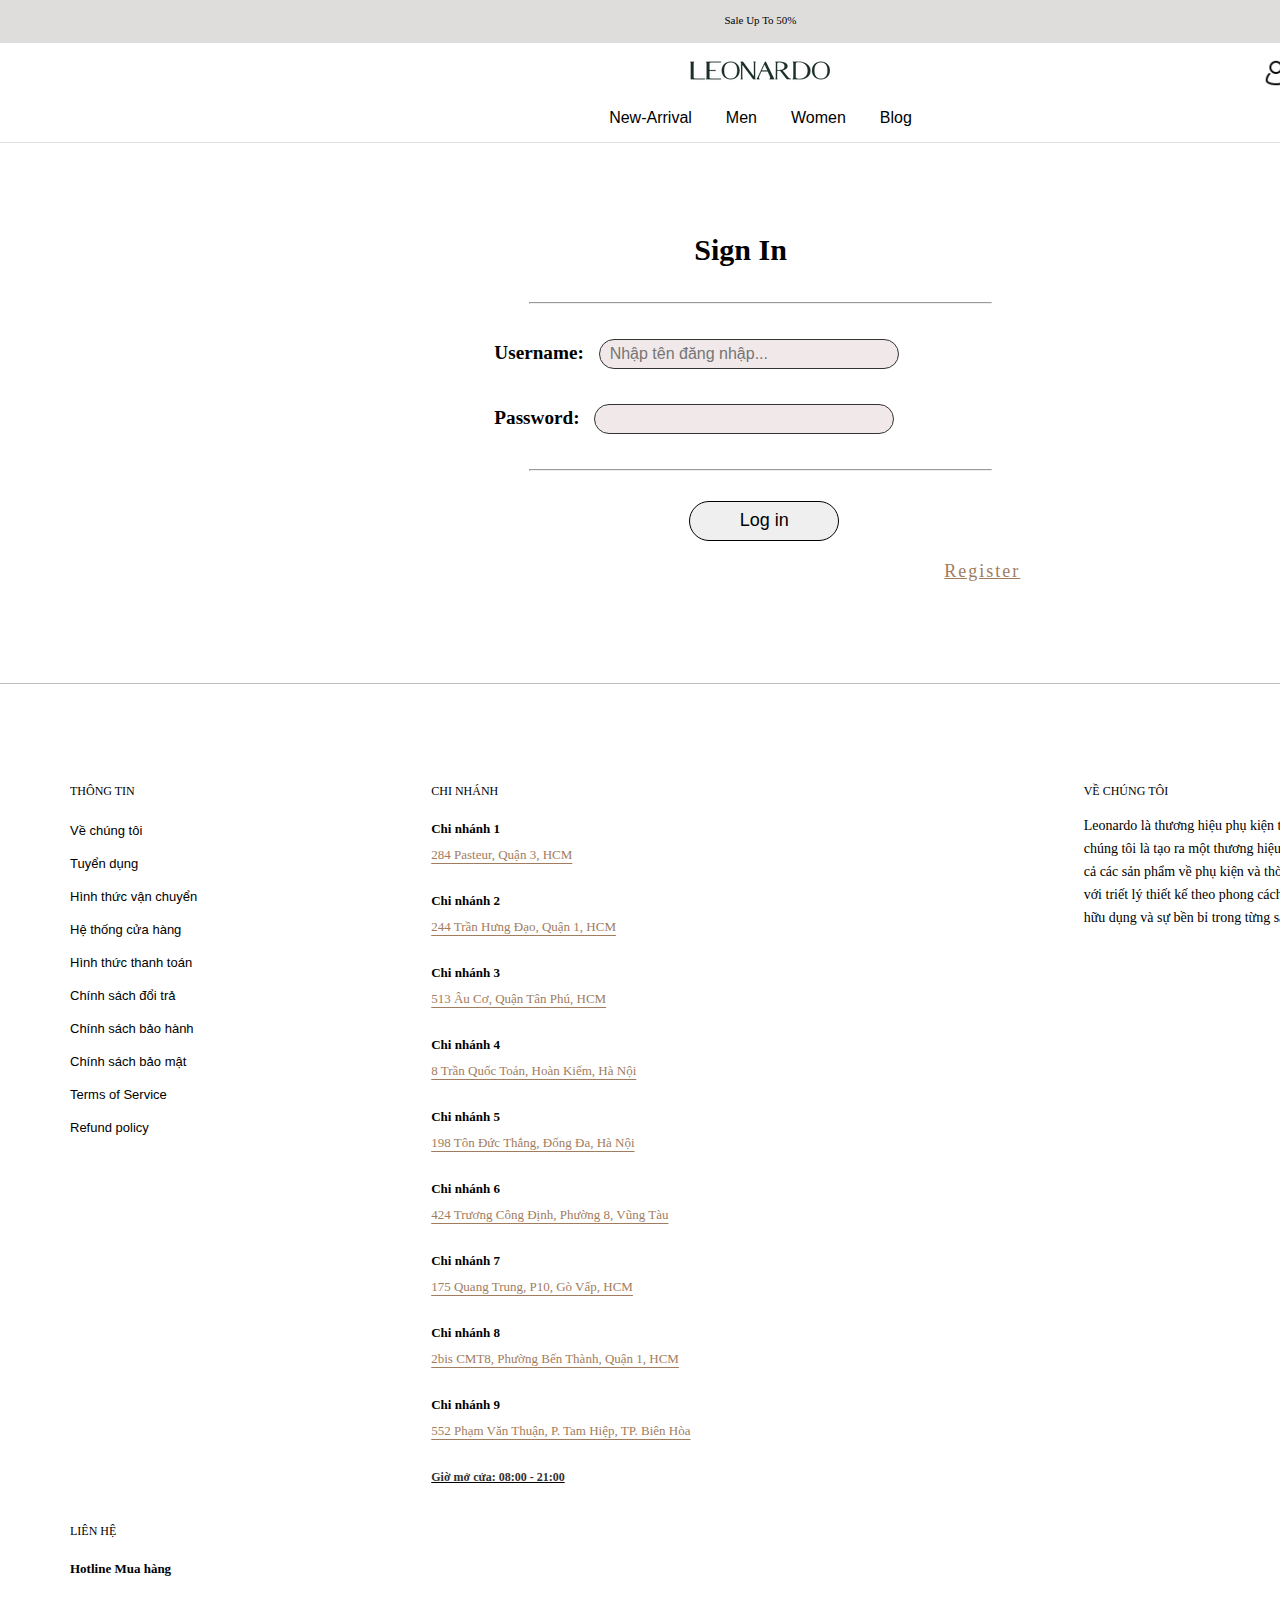
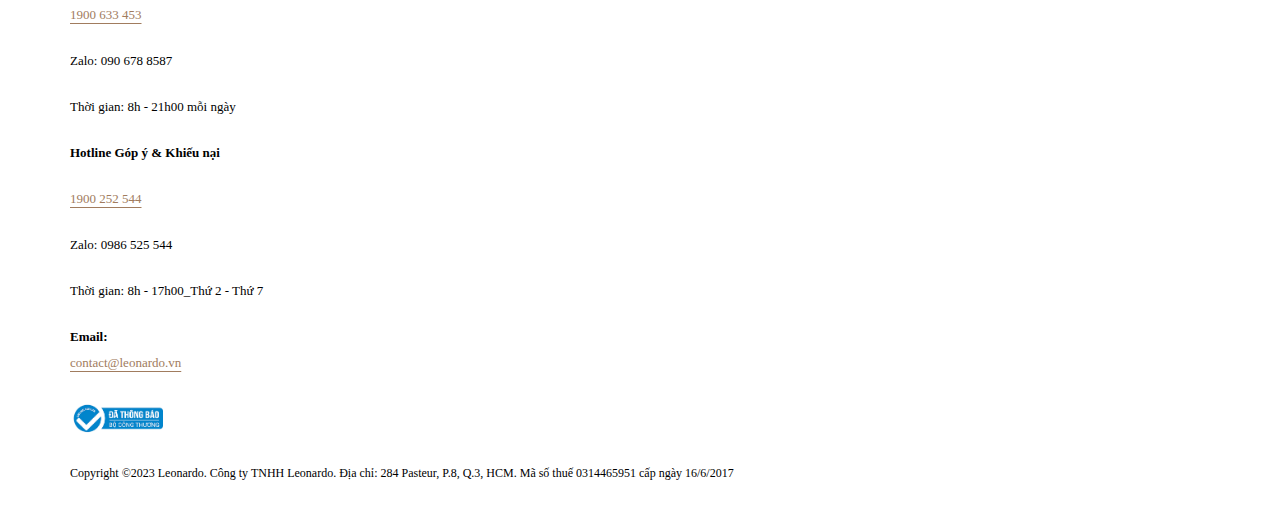
<file: Sign-in.html>
<!DOCTYPE html>
<html lang="en">
<head>
    <meta charset="UTF-8">
    <meta http-equiv="X-UA-Compatible" content="IE=edge">
    <meta name="viewport" content="width=device-width, initial-scale=1.0">
    <link rel="stylesheet" href="css/Sign-in.css">
    <title>PS28288 | Leonardo</title>
</head>
<body>
    <div class="box-center">

        <div class="container">
            <div class="top">
                <a href="#">Sale Up To 50%</a>
            </div>
    
            <div class="pp">
    
                <header>
                        <div class="header-search fl">
                            <a href="#">Tìm kiếm</a>
                            <a href="#">Gỉỏ hàng (0)</a>
                        </div>
                        <div class="logo fl">
                            <a href="Sign-in.html"><img src="banner/1e2f29-01_140x.jpg" alt="" class="brand" ></a>
                        </div>
                        
                        <div class="Sign">
                            <a href="#"><img src="banner/user_profile_man-256.jpg" alt=""></a>
                        </div>
                        
                        <nav class="menu1">
                            <ul class="tren">
                                <li><a href="New-Arrival.html">New-Arrival</a></li>
                                <li><a href="index.html">Men</a></li>
                                <li><a href="Women.html">Women</a></li>
                                <li><a href="Blog.html">Blog</a></li>
                            </ul>
                        </nav>
                </header>
                </div>
    
            <div class="box-sign">
                <div class="sign-up">
                    <form>
                        <span>Sign In</span><br>
                        <hr>
                        <label class="title">Username: </label>
                        <input type="text" class="user" placeholder="Nhập tên đăng nhập..."><br>
                        <label class="title">Password: </label>
                        <input class="pass" type="password"><br>
                        <hr>
                        <button type="submit">
                            Log in
                        </button><br>
                        <a href="Sign-up.html">Register</a>
                    </form>
                </div>
            </div>
            <div class="box">
                <footer>
                    <div class="footer-des">
                        <div class="thongtin">
                            <p>THÔNG TIN</p>
                        </div>
                        <div class="mota">
                            <ul>
                                <li><a href="#">Về chúng tôi</a></li>
                                <li><a href="#">Tuyển dụng</a></li>
                                <li><a href="#">Hình thức vận chuyển</a></li>
                                <li><a href="#">Hệ thống cửa hàng</a></li>
                                <li><a href="#">Hình thức thanh toán</a></li>
                                <li><a href="#">Chính sách đổi trả</a></li>
                                <li><a href="#">Chính sách bảo hành</a></li>
                                <li><a href="#">Chính sách bảo mật </a></li>
                                <li><a href="#">Terms of Service</a></li>
                                <li><a href="#">Refund policy</a></li>
                            </ul>
                        </div>
                    </div>
        
                    <div class="footer-des">
                        <div class="thongtin chinhanh">
                            <p>CHI NHÁNH</p>
                        </div>
                        <div class="mota mota-chinhanh">
                            <p>
                                <strong>Chi nhánh 1</strong>
                                <br>
                                <a href="https://www.google.com/maps/d/u/0/edit?mid=1K_BlvX66EXZlkZqW2eYbNFx5o7oHgSM&usp=sharing" >284 Pasteur, Quận 3, HCM</a>
                            </p>
        
                            <p>
                                <strong>Chi nhánh 2</strong>
                                <br>
                                <a href="https://www.google.com/maps/d/u/0/edit?mid=1K_BlvX66EXZlkZqW2eYbNFx5o7oHgSM&usp=sharing">244 Trần Hưng Đạo, Quận 1, HCM</a>
                            </p>
        
                            <p>
                                <strong>Chi nhánh 3</strong>
                                <br>
                                <a href="https://www.google.com/maps/d/u/0/edit?mid=1K_BlvX66EXZlkZqW2eYbNFx5o7oHgSM&usp=sharing">513 Âu Cơ, Quận Tân Phú, HCM</a>
                            </p>
        
                            <p>
                                <strong>Chi nhánh 4</strong>
                                <br>
                                <a href="https://www.google.com/maps/d/u/0/edit?mid=1K_BlvX66EXZlkZqW2eYbNFx5o7oHgSM&usp=sharing">8 Trần Quốc Toản, Hoàn Kiếm, Hà Nội </a>
                            </p>
        
                            <p>
                                <strong>Chi nhánh 5</strong>
                                <br>
                                <a href="https://www.google.com/maps/d/u/0/edit?mid=1K_BlvX66EXZlkZqW2eYbNFx5o7oHgSM&usp=sharing">198 Tôn Đức Thắng, Đống Đa, Hà Nội</a>
                            </p>
        
                            <p>
                                <strong>Chi nhánh 6</strong>
                                <br>
                                <a href="https://www.google.com/maps/d/u/0/edit?mid=1K_BlvX66EXZlkZqW2eYbNFx5o7oHgSM&usp=sharing">424 Trương Công Định, Phường 8, Vũng Tàu</a>
                            </p>
        
                            <p>
                                <strong>Chi nhánh 7</strong>
                                <br>
                                <a href="https://www.google.com/maps/d/u/0/edit?mid=1K_BlvX66EXZlkZqW2eYbNFx5o7oHgSM&usp=sharing">175 Quang Trung, P10, Gò Vấp, HCM</a>
                            </p>
        
                            <p>
                                <strong>Chi nhánh 8</strong>
                                <br>
                                <a href="https://www.google.com/maps/d/u/0/edit?mid=1K_BlvX66EXZlkZqW2eYbNFx5o7oHgSM&usp=sharing">2bis CMT8, Phường Bến Thành, Quận 1, HCM</a>
                            </p>
        
                            <p>
                                <strong>Chi nhánh 9</strong>
                                <br>
                                <a href="https://www.google.com/maps/d/u/0/edit?mid=1K_BlvX66EXZlkZqW2eYbNFx5o7oHgSM&usp=sharing">552 Phạm Văn Thuận, P. Tam Hiệp, TP. Biên Hòa</a>
                            </p>
                            
                            <p class="time">
                                <span><strong>Giờ mở cửa: 08:00 - 21:00</strong></span>
                            </p>
        
                        </div>
                    </div>
        
                    <div class="footer-des"></div>
        
                    <div class="footer-des">
                        <div class="gioithieu">
                            <p>VỀ CHÚNG TÔI</p>
                        </div>
                        <div class="mota-gt">
                            <p>
                                Leonardo là thương hiệu phụ kiện thời trang, sứ mệnh của chúng tôi là tạo ra một thương hiệu Việt Nam, nơi cung cấp tất cả các sản phẩm về phụ kiện và thời trang giành cho giới trẻ, với triết lý thiết kế theo phong cách tối giản, tập trung vào tính hữu dụng và sự bền bỉ trong từng sản phẩm.
                            </p>
                        </div>
                    </div>
        
                    <div class="footer-des-footer">
                        <div class="thongtin lienhe">
                            <p>LIÊN HỆ</p>
                        </div>
                        <div class="mota mota-chinhanh">
                            <p>
                                <strong>Hotline Mua hàng</strong>
                            </p>
        
                            <p>
                                <a href="#">1900 633 453</a>
                            </p>
        
                            <p>
                                Zalo: 090 678 8587
                            </p>
        
                            <p>
                                Thời gian: 8h - 21h00 mỗi ngày
                            </p>
        
                            <p>
                                <strong>Hotline Góp ý & Khiếu nại</strong>
                            </p>
        
                            <p>
                                <a href="#">1900 252 544</a>
                            </p>
        
                            <p>
                                Zalo: 0986 525 544                       
                            </p>
        
                            <p>
                                Thời gian: 8h - 17h00_Thứ 2 - Thứ 7
                            </p>
        
                            <p>
                                <strong>Email: </strong>
                                <a href="#">contact@leonardo.vn</a>
                            </p>
        
                            <div class="chungnhan">
                                <a href="#"><img src="banner/dathongbao.jpg" alt="#"></a>
                            </div>
    
                        </div>
                        
                    </div>
                    
                    <div class="copy">
                        <a href="#">Copyright ©2023 Leonardo. Công ty TNHH Leonardo. Địa chỉ: 284 Pasteur, P.8, Q.3, HCM. Mã số thuế 0314465951 cấp ngày 16/6/2017</a>
                    </div>
                </footer>
            </div>
        </div>
    </div>
</body>
</html>
</file>
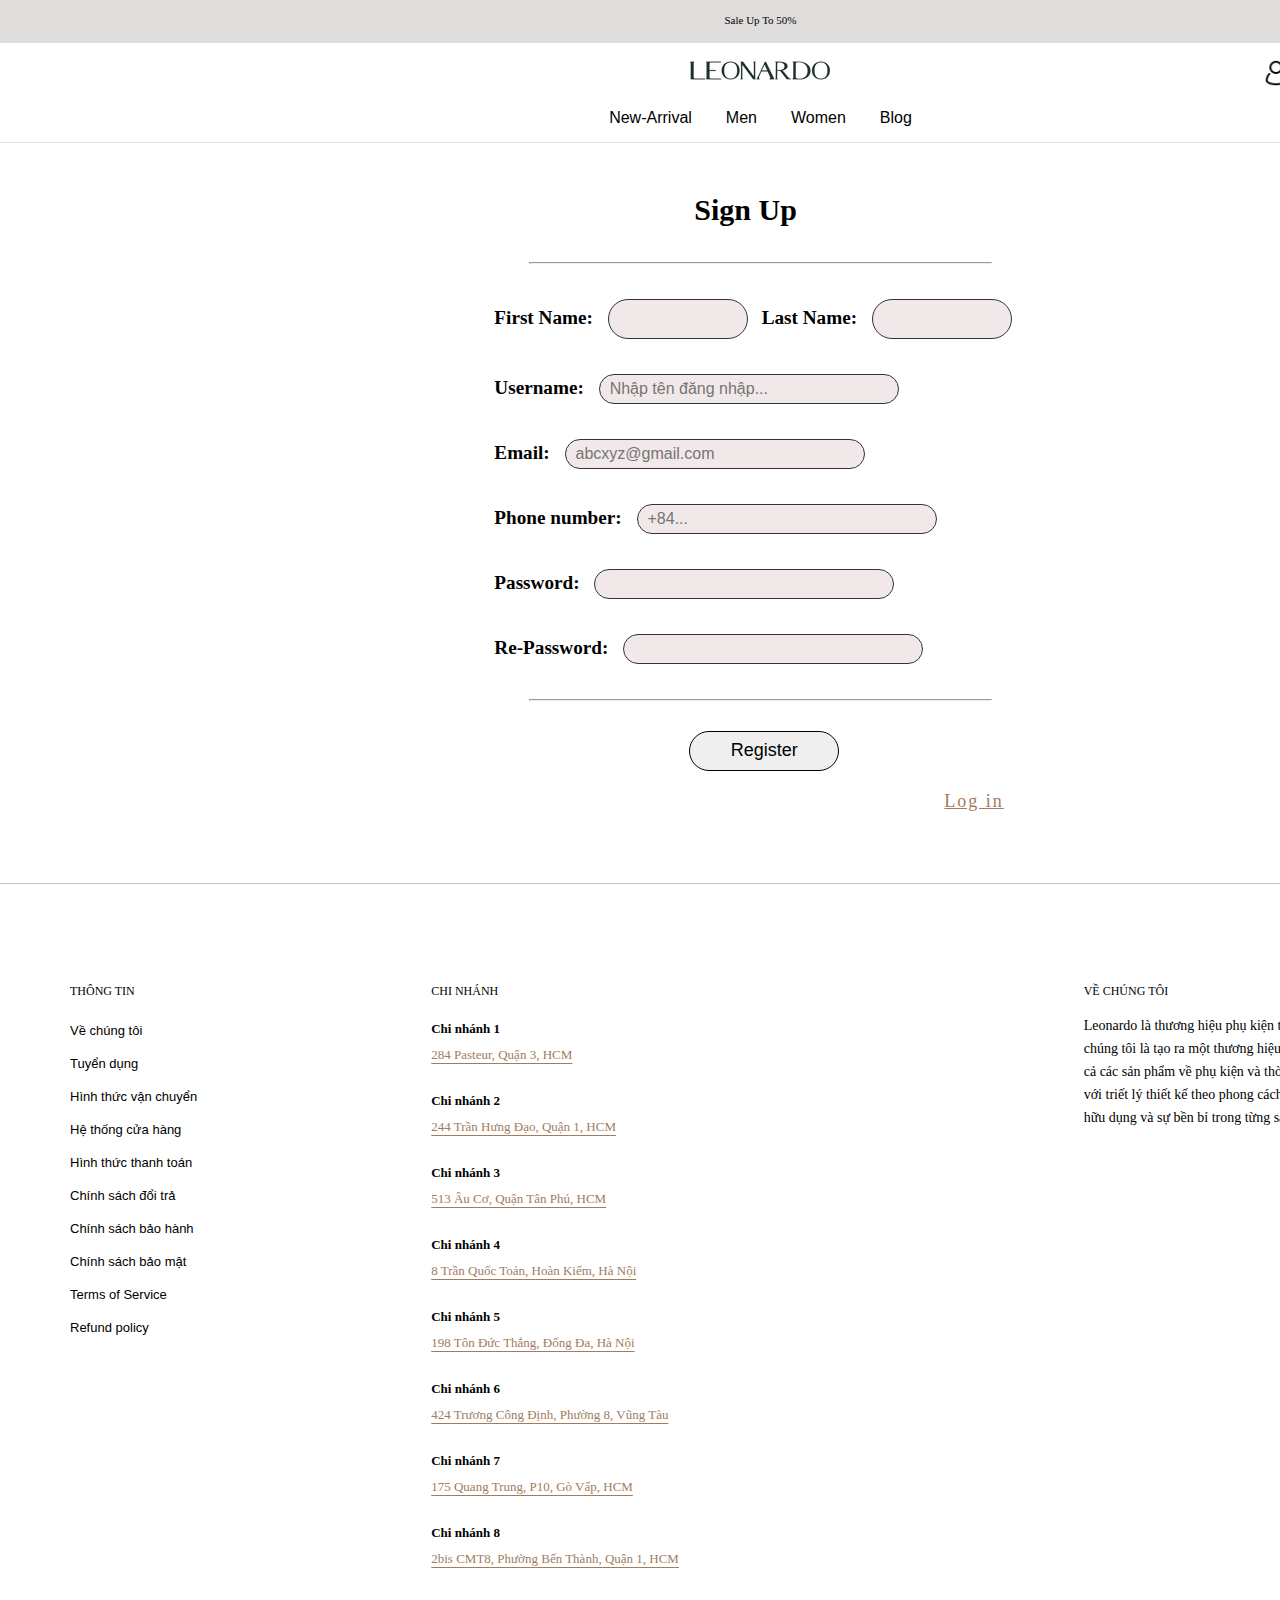
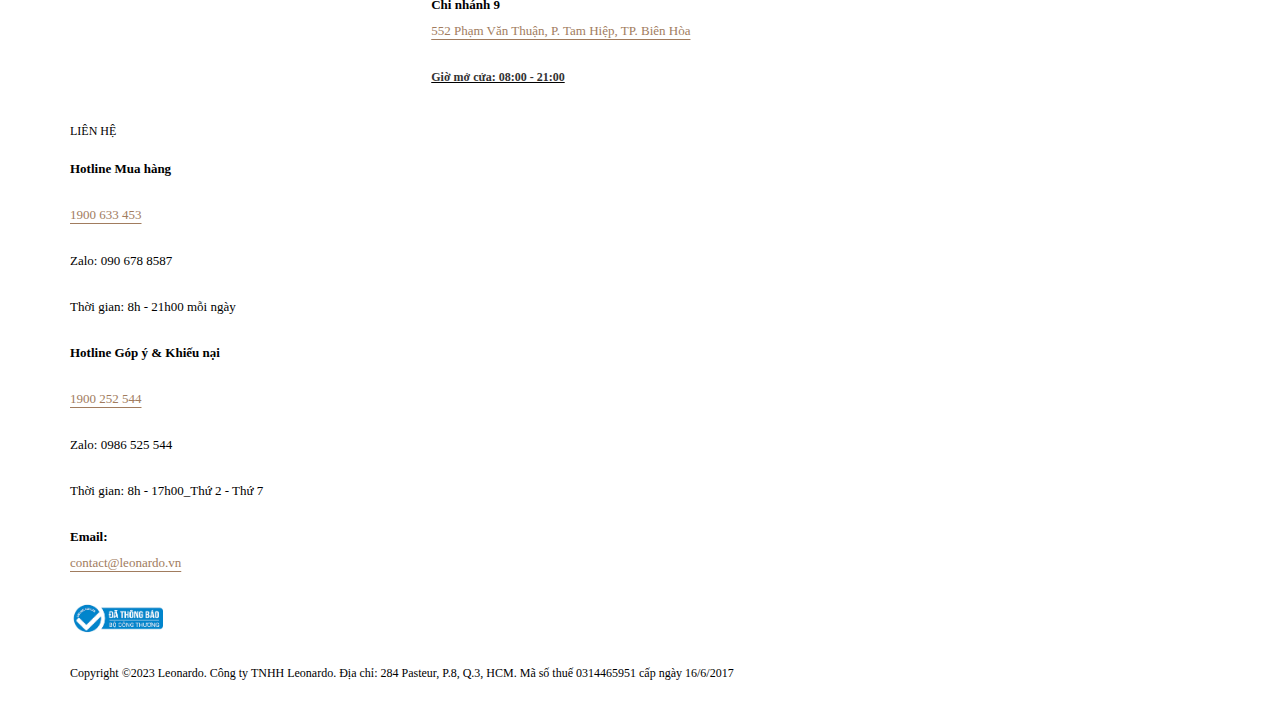
<file: Sign-up.html>
<!DOCTYPE html>
<html lang="en">
<head>
    <meta charset="UTF-8">
    <meta http-equiv="X-UA-Compatible" content="IE=edge">
    <meta name="viewport" content="width=device-width, initial-scale=1.0">
    <link rel="stylesheet" href="css/Sign-up.css">
    <title>PS28288 | Leonardo</title>
</head>
<body>
    <div class="box-center">

        <div class="container">
            <div class="top">
                <a href="#">Sale Up To 50%</a>
            </div>
    
            <div class="pp">
    
                <header>
                        <div class="header-search fl">
                            <a href="#">Tìm kiếm</a>
                            <a href="#">Gỉỏ hàng (0)</a>
                        </div>
                        <div class="logo fl">
                            <a href="#"><img src="banner/1e2f29-01_140x.jpg" alt="" class="brand" ></a>
                        </div>
                        
                        <div class="Sign">
                            <a href="Sign-in.html"><img src="banner/user_profile_man-256.jpg" alt=""></a>
                        </div>
                        
                        <nav class="menu1">
                            <ul class="tren">
                                <li><a href="New-Arrival.html">New-Arrival</a></li>
                                <li><a href="index.html">Men</a></li>
                                <li><a href="Women.html">Women</a></li>
                                <li><a href="Blog.html">Blog</a></li>
                            </ul>
                        </nav>
                </header>
                </div>
    
            <div class="box-sign">
                <div class="sign-up">
                    <form>
                        <span>Sign Up</span><br>
                        <hr>
                        <label class="title">First Name: </label>
                        <input class="name" type="text">
                        <label class="title last">Last Name: </label>
                        <input class="name" type="text"><br>
                        <label class="title">Username: </label>
                        <input type="text" class="user" placeholder="Nhập tên đăng nhập..."><br>
                        <label class="title">Email: </label>
                        <input class="mail" type="text" placeholder="abcxyz@gmail.com"><br>
                        <label class="title">Phone number: </label>
                        <input class="phone" type="text" placeholder="+84..."><br>
                        <label class="title">Password: </label>
                        <input class="pass" type="password"><br>
                        <label class="title">Re-Password: </label>
                        <input class="pass" type="password"><br>
                        <hr>
                        <button type="submit">
                            Register
                        </button>
                        <a href="Sign-in.html">Log in</a>
                    </form>
                </div>
            </div>
            <div class="box">
                <footer>
                    <div class="footer-des">
                        <div class="thongtin">
                            <p>THÔNG TIN</p>
                        </div>
                        <div class="mota">
                            <ul>
                                <li><a href="#">Về chúng tôi</a></li>
                                <li><a href="#">Tuyển dụng</a></li>
                                <li><a href="#">Hình thức vận chuyển</a></li>
                                <li><a href="#">Hệ thống cửa hàng</a></li>
                                <li><a href="#">Hình thức thanh toán</a></li>
                                <li><a href="#">Chính sách đổi trả</a></li>
                                <li><a href="#">Chính sách bảo hành</a></li>
                                <li><a href="#">Chính sách bảo mật </a></li>
                                <li><a href="#">Terms of Service</a></li>
                                <li><a href="#">Refund policy</a></li>
                            </ul>
                        </div>
                    </div>
        
                    <div class="footer-des">
                        <div class="thongtin chinhanh">
                            <p>CHI NHÁNH</p>
                        </div>
                        <div class="mota mota-chinhanh">
                            <p>
                                <strong>Chi nhánh 1</strong>
                                <br>
                                <a href="https://www.google.com/maps/d/u/0/edit?mid=1K_BlvX66EXZlkZqW2eYbNFx5o7oHgSM&usp=sharing" >284 Pasteur, Quận 3, HCM</a>
                            </p>
        
                            <p>
                                <strong>Chi nhánh 2</strong>
                                <br>
                                <a href="https://www.google.com/maps/d/u/0/edit?mid=1K_BlvX66EXZlkZqW2eYbNFx5o7oHgSM&usp=sharing">244 Trần Hưng Đạo, Quận 1, HCM</a>
                            </p>
        
                            <p>
                                <strong>Chi nhánh 3</strong>
                                <br>
                                <a href="https://www.google.com/maps/d/u/0/edit?mid=1K_BlvX66EXZlkZqW2eYbNFx5o7oHgSM&usp=sharing">513 Âu Cơ, Quận Tân Phú, HCM</a>
                            </p>
        
                            <p>
                                <strong>Chi nhánh 4</strong>
                                <br>
                                <a href="https://www.google.com/maps/d/u/0/edit?mid=1K_BlvX66EXZlkZqW2eYbNFx5o7oHgSM&usp=sharing">8 Trần Quốc Toản, Hoàn Kiếm, Hà Nội </a>
                            </p>
        
                            <p>
                                <strong>Chi nhánh 5</strong>
                                <br>
                                <a href="https://www.google.com/maps/d/u/0/edit?mid=1K_BlvX66EXZlkZqW2eYbNFx5o7oHgSM&usp=sharing">198 Tôn Đức Thắng, Đống Đa, Hà Nội</a>
                            </p>
        
                            <p>
                                <strong>Chi nhánh 6</strong>
                                <br>
                                <a href="https://www.google.com/maps/d/u/0/edit?mid=1K_BlvX66EXZlkZqW2eYbNFx5o7oHgSM&usp=sharing">424 Trương Công Định, Phường 8, Vũng Tàu</a>
                            </p>
        
                            <p>
                                <strong>Chi nhánh 7</strong>
                                <br>
                                <a href="https://www.google.com/maps/d/u/0/edit?mid=1K_BlvX66EXZlkZqW2eYbNFx5o7oHgSM&usp=sharing">175 Quang Trung, P10, Gò Vấp, HCM</a>
                            </p>
        
                            <p>
                                <strong>Chi nhánh 8</strong>
                                <br>
                                <a href="https://www.google.com/maps/d/u/0/edit?mid=1K_BlvX66EXZlkZqW2eYbNFx5o7oHgSM&usp=sharing">2bis CMT8, Phường Bến Thành, Quận 1, HCM</a>
                            </p>
        
                            <p>
                                <strong>Chi nhánh 9</strong>
                                <br>
                                <a href="https://www.google.com/maps/d/u/0/edit?mid=1K_BlvX66EXZlkZqW2eYbNFx5o7oHgSM&usp=sharing">552 Phạm Văn Thuận, P. Tam Hiệp, TP. Biên Hòa</a>
                            </p>
                            
                            <p class="time">
                                <span><strong>Giờ mở cửa: 08:00 - 21:00</strong></span>
                            </p>
        
                        </div>
                    </div>
        
                    <div class="footer-des"></div>
        
                    <div class="footer-des">
                        <div class="gioithieu">
                            <p>VỀ CHÚNG TÔI</p>
                        </div>
                        <div class="mota-gt">
                            <p>
                                Leonardo là thương hiệu phụ kiện thời trang, sứ mệnh của chúng tôi là tạo ra một thương hiệu Việt Nam, nơi cung cấp tất cả các sản phẩm về phụ kiện và thời trang giành cho giới trẻ, với triết lý thiết kế theo phong cách tối giản, tập trung vào tính hữu dụng và sự bền bỉ trong từng sản phẩm.
                            </p>
                        </div>
                    </div>
        
                    <div class="footer-des-footer">
                        <div class="thongtin lienhe">
                            <p>LIÊN HỆ</p>
                        </div>
                        <div class="mota mota-chinhanh">
                            <p>
                                <strong>Hotline Mua hàng</strong>
                            </p>
        
                            <p>
                                <a href="#">1900 633 453</a>
                            </p>
        
                            <p>
                                Zalo: 090 678 8587
                            </p>
        
                            <p>
                                Thời gian: 8h - 21h00 mỗi ngày
                            </p>
        
                            <p>
                                <strong>Hotline Góp ý & Khiếu nại</strong>
                            </p>
        
                            <p>
                                <a href="#">1900 252 544</a>
                            </p>
        
                            <p>
                                Zalo: 0986 525 544                       
                            </p>
        
                            <p>
                                Thời gian: 8h - 17h00_Thứ 2 - Thứ 7
                            </p>
        
                            <p>
                                <strong>Email: </strong>
                                <a href="#">contact@leonardo.vn</a>
                            </p>
        
                            <div class="chungnhan">
                                <a href="#"><img src="banner/dathongbao.jpg" alt="#"></a>
                            </div>
    
                        </div>
                        
                    </div>
                    
                    <div class="copy">
                        <a href="#">Copyright ©2023 Leonardo. Công ty TNHH Leonardo. Địa chỉ: 284 Pasteur, P.8, Q.3, HCM. Mã số thuế 0314465951 cấp ngày 16/6/2017</a>
                    </div>
                </footer>
            </div>
        </div>
    </div>
</body>
</html>
</file>
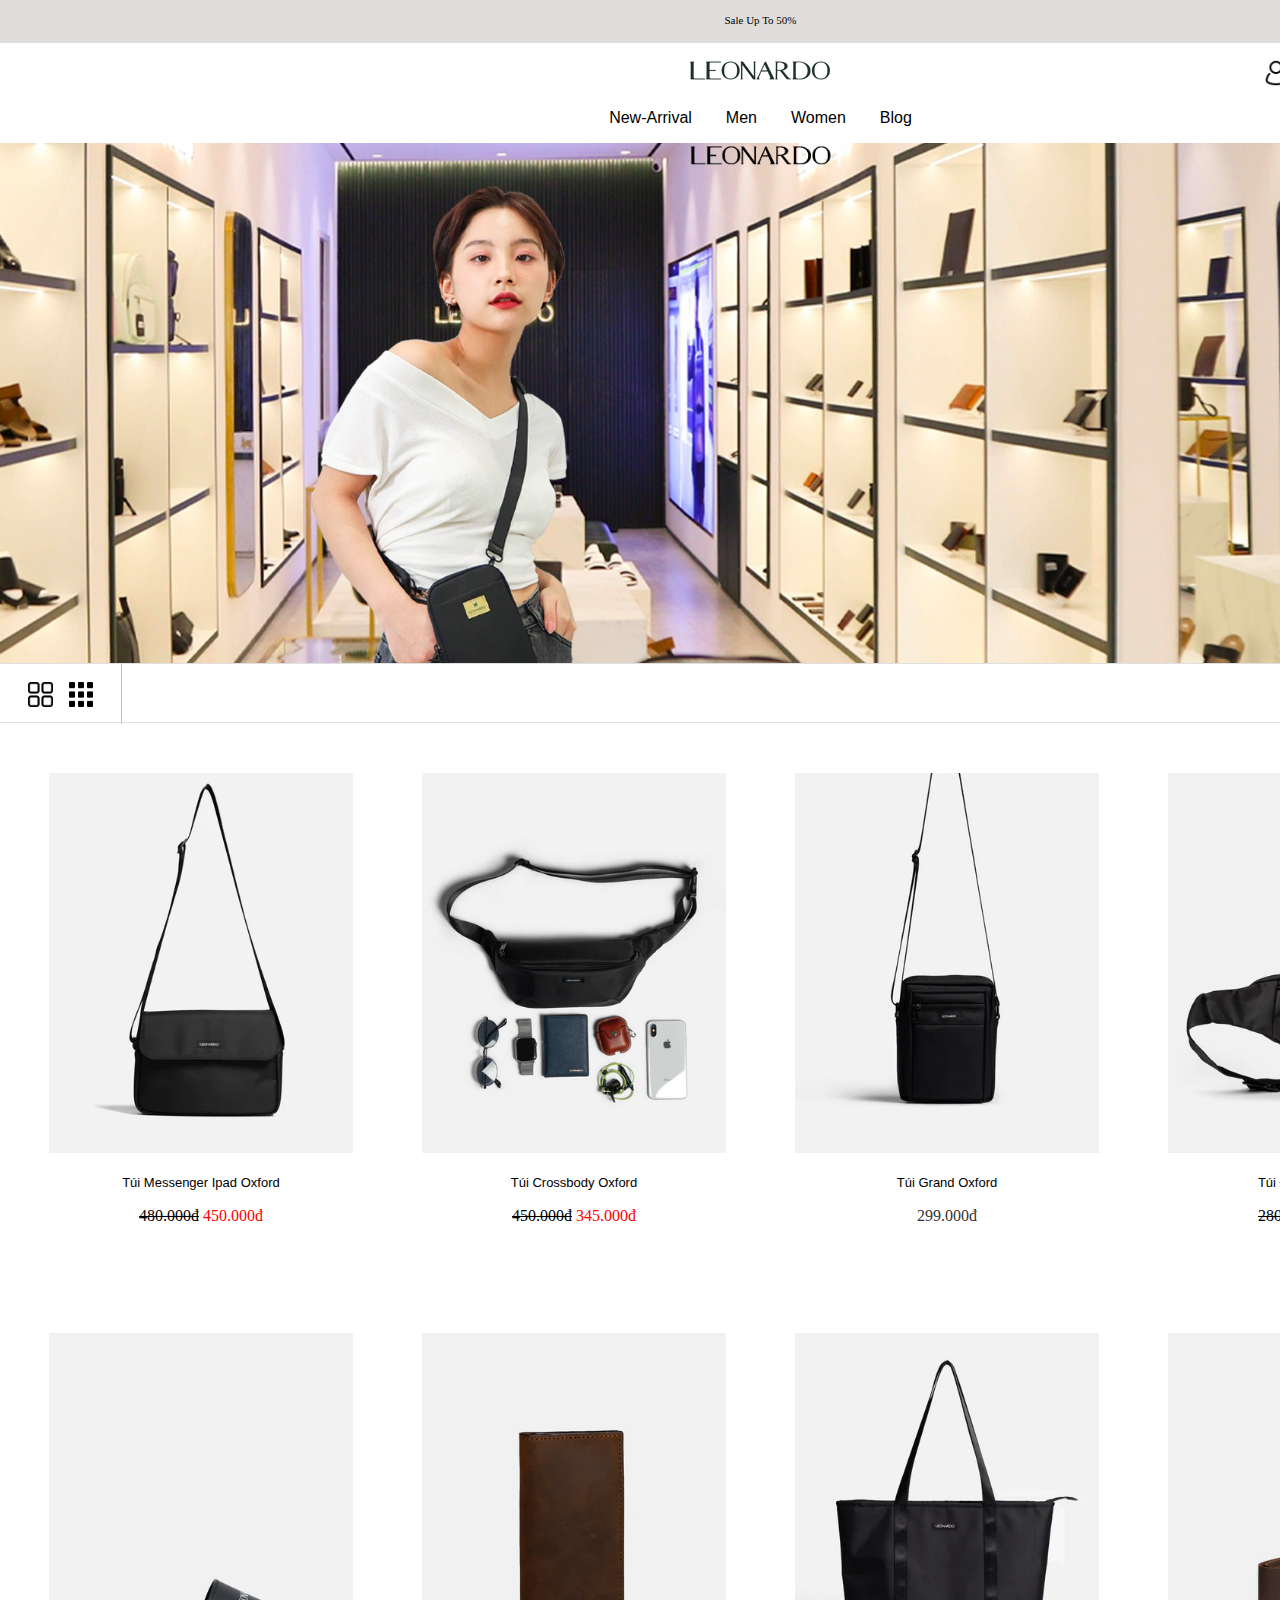
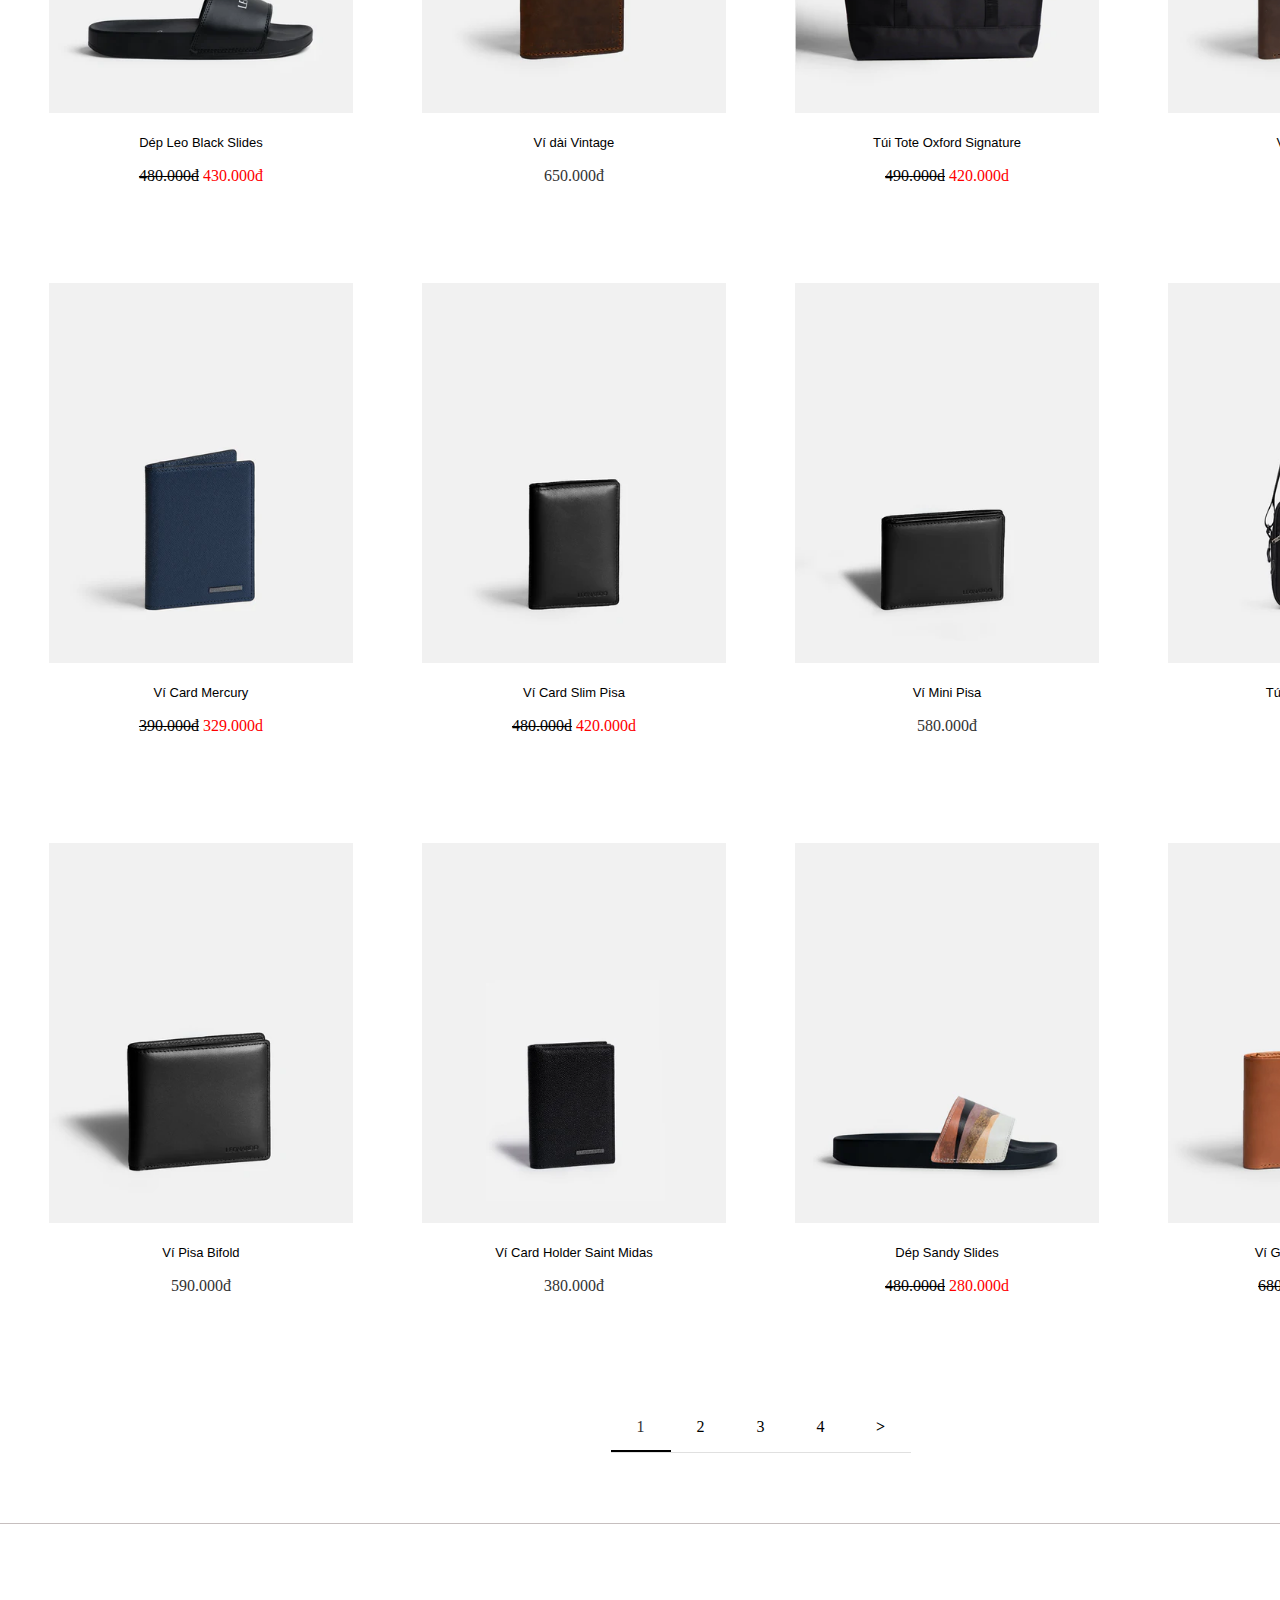
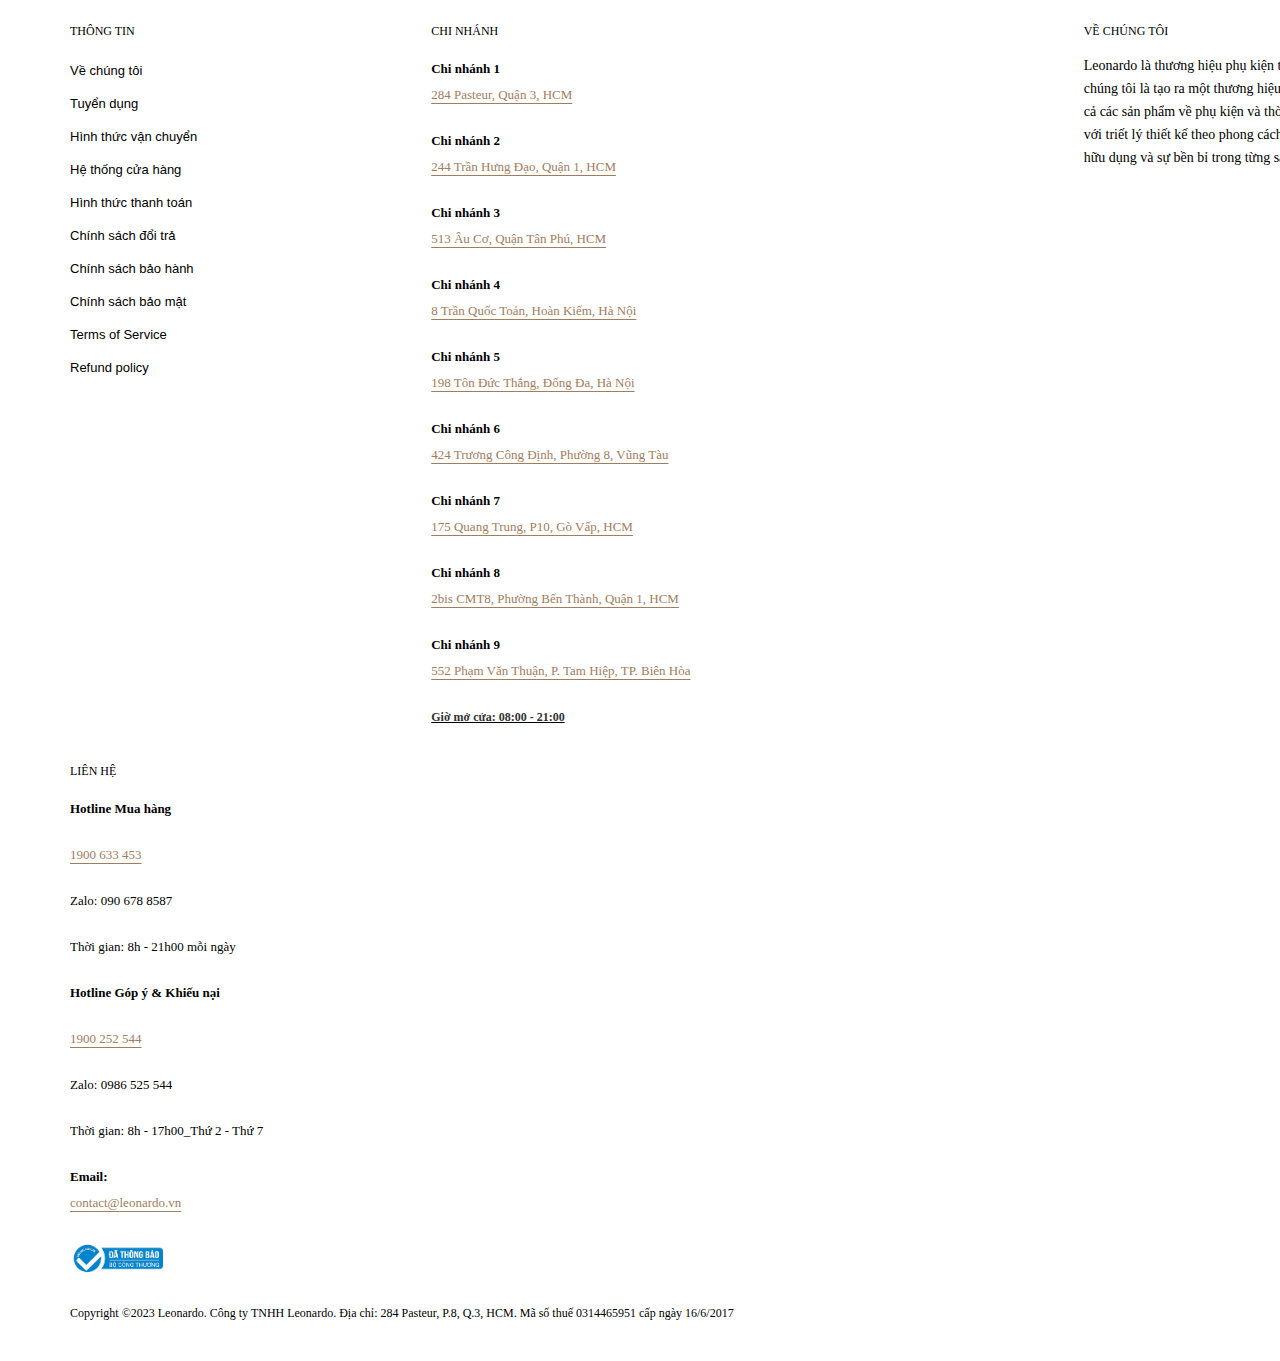
<file: Women.html>
<!DOCTYPE html>
<html lang="en">
<head>
    <meta charset="UTF-8">
    <meta http-equiv="X-UA-Compatible" content="IE=edge">
    <meta name="viewport" content="width=device-width, initial-scale=1.0">
    <link rel="stylesheet" href="css/Women.css">
    <title>PS28288 - Leonardo</title>
</head>
<body>
    <div class="box-center">

        <div class="container ps">
    
            <div class="top">
                <a href="#">Sale Up To 50%</a>
            </div>
    
            <div class="pp">
    
                <header>
                        <div class="header-search fl">
                            <a href="#">Tìm kiếm</a>
                            <a href="#">Gỉỏ hàng (0)</a>
                        </div>
                        <div class="logo fl">
                            <a href="#"><img src="banner/1e2f29-01_140x.jpg" alt="" class="brand" ></a>
                        </div>
    
    
                        <div class="Sign">
                            <a href="Sign-in.html"><img src="banner/user_profile_man-256.jpg" alt=""></a>
                        </div>
    
                        
                        <nav class="menu1">
                            <ul class="tren">
                                <li><a href="New-Arrival.html">New-Arrival</a></li>
                                <li><a href="index.html">Men</a></li>
                                <li><a href="Women.html">Women</a></li>
                                <li><a href="Blog.html">Blog</a></li>
                            </ul>
                        </nav>
    
                    </header>
                 
                </div>
    
            <div class="banner">
                <a href="#"><img src="banner/292260569_1808319292837130_3562863856715916897_n.jpg" alt=""></a>
            </div>
    
            <div class="bx">
    
                <nav class="menu2">
                    <ul>
                        <li class="icon1"><a href="#"><img src="icon/menu1(2).jpg" alt=""></a></li>
                        <li class="icon2 bd"><a href="#"><img src="icon/menu.jpg" alt=""></a></li>
                    </ul>
                </nav>
    
                
            </div>
            
            <!-- 
                <article>
                    <iframe name="page" src="Men.html" scrolling="auto" frameborder="0"></iframe>
                </article>
             -->
    
             <section>
                <div class="hang1">
                    <div class="sanpham mr20">
                        <div class="hinh hinh1 image-hiden">
                            <a href="#"><img src="Women-image/tui-messenger-ipad-oxford-den-bags-leonardo-13989872992361_400x.webp" alt=""></a>
                        </div>
                        <div class="tieude">
                            <a href="#">Túi Messenger Ipad Oxford</a>
                        </div>
                        <div class="gia">
                            <p>
                                <span><del>480.000đ</del> 450.000đ</span>
                            </p>
                        </div>
                    </div>
                    <div class="sanpham mr20">
                        <div class="hinh">
                            <a href="#"><img src="Women-image/tui-crossbody-oxford-den-bags-leonardo-14111931629673_400x.webp" alt=""></a>
                        </div>
                        <div class="tieude">
                            <a href="#">Túi Crossbody Oxford</a>
                        </div>
                        <div class="gia">
                            <p>
                                <span><del>450.000đ</del> 345.000đ</span>
                            </p>
                        </div>
                    </div>
            
                    <div class="sanpham mr20">
                        <div class="hinh">
                            <a href="#"><img src="Women-image/tui-grand-oxford-den-bags-leonardo-13989880299625_400x.webp" alt=""></a>
                        </div>
                        <div class="tieude">
                            <a href="#">Túi Grand Oxford</a>
                        </div>
                        <div class="text-subdued">
                            <p>
                                <span>299.000đ</span>
                            </p>
                        </div>
                    </div>
            
                    <div class="sanpham">
                        <div class="hinh">
                            <a href="#"><img src="Women-image/tui-deo-cheo-zumba-den-bags-leonardo-15536984064105_400x.webp" alt=""></a>
                        </div>
                        <div class="tieude">
                            <a href="#">Túi Đeo Chéo Zumba</a>
                        </div>
                        <div class="gia">
                            <p>
                                <span><del>280.000đ</del> 180.000đ</span>
                            </p>
                        </div>
                    </div>
                    </div>
            </section>
        
            <section>
                <div class="hang2">
                    <div class="sanpham mr20 mr10">
                        <div class="hinh">
                            <a href="#"><img src="Women-image/dep-leo-black-slides-37-footwear-leonardo-25014270099631_400x.webp" alt=""></a>
                        </div>
                        <div class="tieude">
                            <a href="#">Dép Leo Black Slides</a>
                        </div>
                        <div class="gia">
                            <p>
                                <span><del>480.000đ</del> 430.000đ</span>
                            </p>
                        </div>
                    </div>
        
                    <div class="sanpham mr20 mr10">
                        <div class="hinh">
                            <a href="#"><img src="Women-image/vi-dai-vintage-nau-sap-wallet-leonardo-15821005226089_400x.webp" alt=""></a>
                        </div>
                        <div class="tieude">
                            <a href="#">Ví dài Vintage</a>
                        </div>
                        <div class="text-subdued">
                            <p>
                                <span>650.000đ</span>
                            </p>
                        </div>
                    </div>
        
                    <div class="sanpham mr20 mr10">
                        <div class="hinh">
                            <a href="#"><img src="Women-image/tui-tote-oxford-den-bags-leonardo-14100365475945_400x.webp" alt=""></a>
                        </div>
                        <div class="tieude">
                            <a href="#">Túi Tote Oxford Signature</a>
                        </div>
                        <div class="gia">
                            <p>
                                <span><del>490.000d</del> 420.000d</span>
                            </p>
                        </div>
                    </div>
        
                    <div class="sanpham mr10">
                        <div class="hinh">
                            <a href="#"><img src="Women-image/MiniMoc_8071eb4f-f1cc-4a98-9fe1-b33eb5ea7205_400x.webp" alt=""></a>
                        </div>
                        <div class="tieude">
                            <a href="#">Ví Mini Vintage</a>
                        </div>
                        <div class="gia">
                            <p>
                                <span>320.000đ</span>
                            </p>
                        </div>
                    </div>
                </div>
            </section>
    
            <section>
                <div class="hang1">
                    <div class="sanpham mr20">
                        <div class="hinh hinh1 image-hiden">
                            <a href="#"><img src="Women-image/vi-card-mercury-taiga-taiga-xanh-navy-wallet-leonardo-24672854048943_400x.webp" alt=""></a>
                        </div>
                        <div class="tieude">
                            <a href="#">Ví Card Mercury</a>
                        </div>
                        <div class="gia">
                            <p>
                                <span><del>390.000đ</del> 329.000d</span>
                            </p>
                        </div>
                    </div>
                    <div class="sanpham mr20">
                        <div class="hinh">
                            <a href="#"><img src="Women-image/vi-card-slim-pisa-den-wallet-leonardo-24412390949039_400x.webp" alt=""></a>
                        </div>
                        <div class="tieude">
                            <a href="#">Ví Card Slim Pisa</a>
                        </div>
                        <div class="gia">
                            <p>
                                <span><del>480.000d</del> 420.000d</span>
                            </p>
                        </div>
                    </div>
            
                    <div class="sanpham mr20">
                        <div class="hinh">
                            <a href="#"><img src="Women-image/vi-mini-pisa-wallet-leonardo-15511145381993_400x.webp" alt=""></a>
                        </div>
                        <div class="tieude">
                            <a href="#">Ví Mini Pisa</a>
                        </div>
                        <div class="text-subdued">
                            <p>
                                <span>580.000đ</span>
                            </p>
                        </div>
                    </div>
            
                    <div class="sanpham">
                        <div class="hinh">
                            <a href="#"><img src="Women-image/tui-deo-cheo-alex-leonardo-ecom1_400x.webp" alt=""></a>
                        </div>
                        <div class="tieude">
                            <a href="#">Túi Đeo Chéo Alex</a>
                        </div>
                        <div class="text-subdued">
                            <p>
                                <span>380.000đ</span>
                            </p>
                        </div>
                    </div>
                    </div>
            </section>
        
            <section>
                <div class="hang2">
                    <div class="sanpham mr20 mr10">
                        <div class="hinh">
                            <a href="#"><img src="Women-image/vi-pisa-bifold-wallet-leonardo-15511155605609_400x.webp" alt=""></a>
                        </div>
                        <div class="tieude">
                            <a href="#">Ví Pisa Bifold</a>
                        </div>
                        <div class="text-subdued">
                            <p>
                                <span>590.000đ</span>
                            </p>
                        </div>
                    </div>
        
                    <div class="sanpham mr20 mr10">
                        <div class="hinh">
                            <a href="#"><img src="Women-image/vi-cardholder-saint-midas-den-wallet-leonardo-28322107818159_400x.webp" alt=""></a>
                        </div>
                        <div class="tieude">
                            <a href="#">Ví Card Holder Saint Midas</a>
                        </div>
                        <div class="text-subdued">
                            <p>
                                <span>380.000đ</span>
                            </p>
                        </div>
                    </div>
        
                    <div class="sanpham mr20 mr10">
                        <div class="hinh">
                            <a href="#"><img src="Women-image/dep-sandy-slides-37-footwear-leonardo-24465358749871_400x.webp" alt=""></a>
                        </div>
                        <div class="tieude">
                            <a href="#">Dép Sandy Slides</a>
                        </div>
                        <div class="gia">
                            <p>
                                <span><del>480.000d</del> 280.000d</span>
                            </p>
                        </div>
                    </div>
        
                    <div class="sanpham mr10">
                        <div class="hinh">
                            <a href="#"><img src="Women-image/vi-grand-mori-ngang-vang-bo-ngang-wallet-leonardo-24673207124143_400x.webp" alt=""></a>
                        </div>
                        <div class="tieude">
                            <a href="#">Ví Grand Mori - Ngang</a>
                        </div>
                        <div class="gia">
                            <p>
                                <span><del>680.000d</del> 590.000d</span>
                            </p>
                        </div>
                    </div>
                </div>
    
                <div class="pagination">
                    <div class="tt">
                        <nav>
                            <ul class="hmenu-bott">
                                <li><span>1</span></li>
                                <li><a href="#" title="Đi đến trang 2">2</a></li>
                                <li><a href="#" title="Đi đến trang 3">3</a></li>
                                <li><a href="#" title="Đi đến trang 4">4</a></li>
                                <li><a href="#" title="Trang tiếp theo"><b>></b></a></li>
                            </ul>
                        </nav>
                    </div>
                </div>
    
            </section>
            
                <div class="box">
                        <footer>
                            <div class="footer-des">
                                <div class="thongtin">
                                    <p>THÔNG TIN</p>
                                </div>
                                <div class="mota">
                                    <ul>
                                        <li><a href="#">Về chúng tôi</a></li>
                                        <li><a href="#">Tuyển dụng</a></li>
                                        <li><a href="#">Hình thức vận chuyển</a></li>
                                        <li><a href="#">Hệ thống cửa hàng</a></li>
                                        <li><a href="#">Hình thức thanh toán</a></li>
                                        <li><a href="#">Chính sách đổi trả</a></li>
                                        <li><a href="#">Chính sách bảo hành</a></li>
                                        <li><a href="#">Chính sách bảo mật </a></li>
                                        <li><a href="#">Terms of Service</a></li>
                                        <li><a href="#">Refund policy</a></li>
                                    </ul>
                                </div>
                            </div>
                
                            <div class="footer-des">
                                <div class="thongtin chinhanh">
                                    <p>CHI NHÁNH</p>
                                </div>
                                <div class="mota mota-chinhanh">
                                    <p>
                                        <strong>Chi nhánh 1</strong>
                                        <br>
                                        <a href="#">284 Pasteur, Quận 3, HCM</a>
                                    </p>
                
                                    <p>
                                        <strong>Chi nhánh 2</strong>
                                        <br>
                                        <a href="#">244 Trần Hưng Đạo, Quận 1, HCM</a>
                                    </p>
                
                                    <p>
                                        <strong>Chi nhánh 3</strong>
                                        <br>
                                        <a href="#">513 Âu Cơ, Quận Tân Phú, HCM</a>
                                    </p>
                
                                    <p>
                                        <strong>Chi nhánh 4</strong>
                                        <br>
                                        <a href="#">8 Trần Quốc Toản, Hoàn Kiếm, Hà Nội </a>
                                    </p>
                
                                    <p>
                                        <strong>Chi nhánh 5</strong>
                                        <br>
                                        <a href="#">198 Tôn Đức Thắng, Đống Đa, Hà Nội</a>
                                    </p>
                
                                    <p>
                                        <strong>Chi nhánh 6</strong>
                                        <br>
                                        <a href="#">424 Trương Công Định, Phường 8, Vũng Tàu</a>
                                    </p>
                
                                    <p>
                                        <strong>Chi nhánh 7</strong>
                                        <br>
                                        <a href="#">175 Quang Trung, P10, Gò Vấp, HCM</a>
                                    </p>
                
                                    <p>
                                        <strong>Chi nhánh 8</strong>
                                        <br>
                                        <a href="#">2bis CMT8, Phường Bến Thành, Quận 1, HCM</a>
                                    </p>
                
                                    <p>
                                        <strong>Chi nhánh 9</strong>
                                        <br>
                                        <a href="#">552 Phạm Văn Thuận, P. Tam Hiệp, TP. Biên Hòa</a>
                                    </p>
                                    
                                    <p class="time">
                                        <span><strong>Giờ mở cửa: 08:00 - 21:00</strong></span>
                                    </p>
                
                                </div>
                            </div>
                
                            <div class="footer-des"></div>
                
                            <div class="footer-des">
                                <div class="gioithieu">
                                    <p>VỀ CHÚNG TÔI</p>
                                </div>
                                <div class="mota-gt">
                                    <p>
                                        Leonardo là thương hiệu phụ kiện thời trang, sứ mệnh của chúng tôi là tạo ra một thương hiệu Việt Nam, nơi cung cấp tất cả các sản phẩm về phụ kiện và thời trang giành cho giới trẻ, với triết lý thiết kế theo phong cách tối giản, tập trung vào tính hữu dụng và sự bền bỉ trong từng sản phẩm.
                                    </p>
                                </div>
                            </div>
                
                            <div class="footer-des-footer">
                                <div class="thongtin lienhe">
                                    <p>LIÊN HỆ</p>
                                </div>
                                <div class="mota mota-chinhanh">
                                    <p>
                                        <strong>Hotline Mua hàng</strong>
                                    </p>
                
                                    <p>
                                        <a href="#">1900 633 453</a>
                                    </p>
                
                                    <p>
                                        Zalo: 090 678 8587
                                    </p>
                
                                    <p>
                                        Thời gian: 8h - 21h00 mỗi ngày
                                    </p>
                
                                    <p>
                                        <strong>Hotline Góp ý & Khiếu nại</strong>
                                    </p>
                
                                    <p>
                                        <a href="#">1900 252 544</a>
                                    </p>
                
                                    <p>
                                        Zalo: 0986 525 544                       
                                    </p>
                
                                    <p>
                                        Thời gian: 8h - 17h00_Thứ 2 - Thứ 7
                                    </p>
                
                                    <p>
                                        <strong>Email: </strong>
                                        <a href="#">contact@leonardo.vn</a>
                                    </p>
                
                                    <div class="chungnhan">
                                        <a href="#"><img src="banner/dathongbao.jpg" alt=""></a>
                                    </div>
    
                                </div>
                                
                            </div>
                            
                            <div class="copy">
                                <a href="#">Copyright ©2023 Leonardo. Công ty TNHH Leonardo. Địa chỉ: 284 Pasteur, P.8, Q.3, HCM. Mã số thuế 0314465951 cấp ngày 16/6/2017</a>
                            </div>
                        </footer>
                    </div>
        </div>
    </div>
</body>
</html>
</file>
<file: css/style.css>
*{
    margin: 0;
    padding: 0;
    box-sizing: border-box;
}
.box-center{
    width: 1521px;
    height: 4000px;
    margin: 0 auto;
}
.container{
    max-width: 100%;
    height: 100%;
    margin: 0 auto;
    position: relative;
}
.box{
    width: 95%;
}
.top{
    width: 100%;
    height: 42.5px;
    background-color: rgb(223, 220, 220);
    text-align: center;
}
.top a{
    line-height: 40px;
    font-size: 11px;
    text-decoration: none;
    color: inherit;
}
header{
    width: 100%;
    height: 100px;
    margin: 0 auto;
    background-color: white;
}
.pp{
    position: sticky;
    top: 0;
    z-index: 2;
}
.header-search{
    width: 13%;
    height: 50px;
    margin-left: 1320px;
}
.header-search a{
    line-height: 60px;
    text-decoration: none;
    color: inherit;
    margin-right: 30px;
    font-size: 14px;
    float: left;
}
.logo{
    width: 13%;
    height: 50px;
    text-align: center;
    position: absolute;
    left: 43.5%;
}
.header_wr{
    position: sticky inherit;
    top: 0;
}
.brand{
    margin: 15px 0;
}
.fl{
    float: left;
}
nav.menu1{
    width: 100%;
    height: 50px;
    text-align: center;
}
nav.menu1 > ul > li{  
    padding: 0 15px;
    display: inline-block;
    position: relative;
}
.menu1 li a{
    text-decoration: none;
    color: black;
    line-height: 50px;
    font-family: Arial, Helvetica, sans-serif;
}
.menu1 li::after{
    content: "";
    width: 0px;
    height: 2px;
    display: block;
    background: black;
    position: absolute;
    bottom: 0;
    left: 0;
    transition: 0.3s;
}
.menu1 li:hover::after{
    width: 100%;
}
.banner{
    width: 100%;
    height: 520px;
}
.banner img{
    width: 100%;
    height: 100%;
    object-fit: cover;
}
nav.menu2{
    width: 100%;
    height: 60px;
    border-top: 1px solid #e0e0e0;
    border-bottom: 1px solid #e0e0e0;
    background-color: white;
}
.bx{
    position: sticky;
    top: 100px;
    z-index: 2;
}
article{
    min-height: 700px;
    width: 100%;
}
section{
    margin-top: 50px;
}
.sanpham{
    width: 20%;
    height: 500px;
    margin: 0 auto;
    float: left;
    position: relative;
}
.mr20{
    margin-right: 20px;
}
.mr10{
    margin-top: 10px;
}
.hinh img{
    max-width: 100%;
    height: auto;
}
.tieude {
    width: 100%;
    height: 50px;
    text-align: center;
    line-height: 50px;
}
.tieude a{
    text-decoration: none;
    color: black;
    font-size: 13px;
    font-family: Verdana, Geneva, Tahoma, sans-serif;
}
.gia{
    width: 100%;
    height: 50px;
    text-align: center;
}
span{
    color: red;
}
span del{
    color: black;
}
.text-subdued{
    width: 100%;
    height: 50px;
    text-align: center;
}
.text-subdued span{
    color: #333;
}
.hang1{
    display: flex;
    justify-content: center;
}
.hang2{
    display: flex;
    justify-content: center;
}
.pagination{
    width: 100%;
    height: 150px;
    position: relative;
    display: flex;
    justify-content: center;
}
.hmenu-bott{
    list-style: none;
    text-align: center;
    margin-top: 75px;
}
.hmenu-bott li span{
    display: block;
    width: 60px;
    height: 35px;
    border-bottom:1px solid #e0e0e0;
    position: relative;
    color: #333;
}
.hmenu-bott li span::after{
    content: "";
    width: 60px;
    height: 2px;
    display: block;
    background: black;
    position: absolute;
    bottom: 0;
}
.hmenu-bott > li{
    display: inline-block;
    margin: 0;
    padding: 0;
    float: left;
}
.hmenu-bott li a{
    display: block;
    width: 60px;
    height: 35px;
    border-bottom:1px solid #e0e0e0;
    color: inherit;
    text-decoration: none;
}
.tt{
    position: absolute;
}
footer{
    max-width: 100%;
    height: 1400px;
    margin-top: 30px;
    border-top: 1px solid rgb(198, 191, 191);
    position: relative;
}
.footer-des{
    width: 25%;
    height: 560px;
    float: left;
    margin-top: 70px;
}
.footer-des-footer{
    width: 100%;
    height: 530px;
    float: left;
    margin-top: 180px;
    position: relative;
}
.thongtin{
    width: 100%;
    height: 30px;
    margin-top: 30px;
    padding-left: 70px;
    font-size: 12px;
}
.mota{
    width: 100%;
    height: 560px;
    padding-left: 70px;
    margin-top: -8px;
    border: 1px solid bl;
}
.mota > ul > li{
    display: block;
    margin: 0 0 -17px;
}
.mota > ul > li > a{
    text-decoration: none;
    font-size: 13px;
    color: black;
    line-height: 50px;
    font-family: Arial, Helvetica, sans-serif;
}
.mota-chinhanh > p > a{
    color: #a17c5e;
    text-underline-position: under;
    display: block;
    margin-top: 10px;
}
.mota-chinhanh > p{
    margin-bottom: 30px;
    font-size: small;
}
.mota-chinhanh{
    margin-top: 7px;
}
.mota-chinhanh > p a:hover{
    color: rgb(26, 26, 26);
    transition: 0.7s;
}
.mb{
    margin-bottom: 2px;
}
.chungnhan {
    width: 50%;
    height: 50px;
}
.chungnhan img{
    max-width: 100%;
    height: 35px;
}
.copy{
    position: absolute;
    bottom: 2px;
    left: 0;
}
.copy a{
    padding-left: 70px;
    color: black;
    text-decoration: none;
    font-size: 12px; 
}
.gioithieu {
    width: 100%;
    height: 30px;
    margin-top: 30px;
    font-size: 12px;
}
.mota-gt p{
    font-size: 14px;
    line-height: 23px;
}
.time{
    text-decoration: underline;
    text-underline-position: under 1px;
}
.time span {
    color: #333;
   font-size: 12px;
}
.icon1{
    width: 4%;
    height: 60px;
    display: block;
    text-align: center;
    line-height: 75px;
    float: left;
}
.icon1 a img{
    width: 40%;
    height: 25px;
}
.icon1 a{
    padding-left: 20px;
}
.icon2{
    width: 4%;
    height: 60px;
    display: block;
    text-align: center;
    line-height: 75px;
    float: left;
    border-right: 1px solid rgb(198, 191, 191) ;
}
.icon2 a img{
    width: 40%;
    height: 25px;
}
.icon2 a{
    padding-right: 20px;
}
iframe[name=page]{
    width: 100%;
    min-height: 1170px;
}
.sp2::after{
    content: "";
    display: block;
    position: absolute;
    top: 0;
}
.sp2:hover::after{
    background: url('/Men-image/tui-messenger-ipad-oxford-xam-bags-leonardo-14605409484905_600x.webp') center no-repeat;
    background-size: 100% 100%;
    width: 100%;
    height: 380px;
}
.sp3::after{
    content: "";
    display: block;
    position: absolute;
    top: 0;
}
.sp3:hover::after{
    background: url('/Men-image/tui-crossbody-oxford-xam-bags-leonardo-14605375701097_343031d1-d6f1-42d6-a2a5-f9464febacf0_600x.webp') center no-repeat;
    background-size: 100% 100%;
    width: 100%;
    height: 380px;
}
.sp4::after{
    content: "";
    display: block;
    position: absolute;
    top: 0;
}
.sp4:hover::after{
    background: url('/Men-image/tui-grand-oxford-bags-leonardo-13989880430697_600x.webp') center no-repeat;
    background-size: 100% 100%;
    width: 100%;
    height: 380px;
}
.sp5::after{
    content: "";
    display: block;
    position: absolute;
    top: 0;
}
.sp5:hover::after{
    background: url('/Men-image/6_600x.webp') center no-repeat;
    background-size: 100% 100%;
    width: 100%;
    height: 380px;
}
.sp6::after{
    content: "";
    display: block;
    position: absolute;
    top: 0;
}
.sp6:hover::after{
    background: url('/Men-image/9_27cdf696-70e1-402e-ac8a-3a028adf929f_600x.webp') center no-repeat;
    background-size: 100% 100%;
    width: 100%;
    height: 380px;
}
.sp7::after{
    content: "";
    display: block;
    position: absolute;
    top: 0;
}
.sp7:hover::after{
    background: url('/Men-image/DepLeoBlackSlide_600x.webp') center no-repeat;
    background-size: 100% 100%;
    width: 100%;
    height: 380px;
}
.sp8::after{
    content: "";
    display: block;
    position: absolute;
    top: 0;
}
.sp8:hover::after{
    background: url('/Men-image/vi-dai-vintage-wallet-leonardo-11637888155753_600x.webp') center no-repeat;
    background-size: 100% 100%;
    width: 100%;
    height: 380px;
}
.sp9::after{
    content: "";
    display: block;
    position: absolute;
    top: 0;
}
.sp9:hover::after{
    background: url('/Men-image/tui-tote-oxford-xam-bags-leonardo-14718956273769_37a566e6-b662-4906-8d33-946bb02127d8_600x.webp') center no-repeat;
    background-size: 100% 100%;
    width: 100%;
    height: 380px;
}
.sp10::after{
    content: "";
    display: block;
    position: absolute;
    top: 0;
}
.sp10:hover::after{
    background: url('/Men-image/vi-da-mini-vintage-vang-thumbnail-leonardo_15c12921-06af-40c1-a74f-81d87b99cac9_600x.webp') center no-repeat;
    background-size: 100% 100%;
    width: 100%;
    height: 380px;
}
.sp11::after{
    content: "";
    display: block;
    position: absolute;
    top: 0;
}
.sp11:hover::after{
    background: url('/Men-image/vi-card-mercury-taiga-wallet-leonardo-15441875402857_600x.webp') center no-repeat;
    background-size: 100% 100%;
    width: 100%;
    height: 380px;
}
.sp12::after{
    content: "";
    display: block;
    position: absolute;
    top: 0;
}
.sp12:hover::after{
    background: url('/Men-image/size_mau-15_600x.webp') center no-repeat;
    background-size: 100% 100%;
    width: 100%;
    height: 380px;
}
.sp13::after{
    content: "";
    display: block;
    position: absolute;
    top: 0;
}
.sp13:hover::after{
    background: url('/Men-image/vi-mini-pisa-wallet-leonardo-11640499437673_600x.webp') center no-repeat;
    background-size: 100% 100%;
    width: 100%;
    height: 380px;
}
.sp14::after{
    content: "";
    display: block;
    position: absolute;
    top: 0;
}
.sp14:hover::after{
    background: url('/Men-image/tui-deo-cheo-alex-leonardo-ecom2_600x.webp') center no-repeat;
    background-size: 100% 100%;
    width: 100%;
    height: 380px;
}
.sp15::after{
    content: "";
    display: block;
    position: absolute;
    top: 0;
}
.sp15:hover::after{
    background: url('/Men-image/Leonardo-Vi-Pisa_Bifold-den-goc_1_1400x_de5565ff-5538-48c6-ae25-4d8416989fe4_600x.webp') center no-repeat;
    background-size: 100% 100%;
    width: 100%;
    height: 380px;
}
.sp16::after{
    content: "";
    display: block;
    position: absolute;
    top: 0;
}
.sp16:hover::after{
    background: url('/Men-image/vi-cardholder-saint-midas-wallet-leonardo-28528277651631_600x.webp') center no-repeat;
    background-size: 100% 100%;
    width: 100%;
    height: 380px;
}
.Sign{
    width: 30px;
    height: 30px;
    position: absolute;
    top: 15px;
    right: 230px;
}
.Sign img{
    width: 100%;
    height: 30px;
}
</file>
<file: css/Blog.css>
*{
    margin: 0;
    padding: 0;
    box-sizing: border-box;
}
.box-center{
    width: 1521px;
    height: 4000px;
    margin: 0 auto;
}
.container{
    width: 100%;
    height: 100%;
}
.header-top{
    width: 100%;
    height: 42.5px;
    background-color: rgb(223, 220, 220);
    text-align: center;
}
.header-top a{
    line-height: 40px;
    font-size: 11px;
    text-decoration: none;
    color: inherit;
}
header{
    width: 100%;
    height: 100px;
    background-color: white;
}
.banner{
    width: 83%;
    height: 450px;
    margin: 0 auto;
    overflow: hidden;
    position: relative;
    background-color: #a17c5e;
}
.bn-image img{
    width: 100%;
    height: 470px;
    object-fit: cover; 
    transition: all 8s ease-in-out;
}
.bn-image img:hover{
    transform: scale(1.2);
}
.bn-infor{
    width: 75%;
    height: 40px;
    position: absolute;
    bottom: 125px;
}
.bn-infor a{
    text-decoration: none;
    color: white;
    font-size: 20px;
    margin-left: 50px;
    line-height: 40px;
}
.bn-title{
    width: 20%;
    height: 60px;
    position: absolute;
    bottom: 40px;
    margin-left: 50px;
}
.bn-title a{
    text-decoration: none;
    color: inherit;
    font-size: 11px;
    display: block;
    width: 141px;
    height: 51px;
    background-color: white;
    border: 1px solid white;
    text-align: center;
    line-height: 50px;
    letter-spacing: 3px;
    transition: 0.3s;
}
.bn-title a:hover{
    width: 0;
    background-color: initial;
}
.bn-title a::after{
    content: "ĐỌC THÊM";
    width: 140px;
    height: 50px;
    border: 1px solid white;
    position: absolute;
    top: 0;
    left: 0;
    transition: 0.3s;
}
.bn-title a:hover::after{
    transform: scale(1);
    transform-origin: left center;
    color: white;
}
.pp{
    position: sticky;
    top: 0;
    z-index: 2;
}
.header-search{
    width: 13%;
    height: 50px;
    position: relative;
    margin-left: 1320px;
}
.header-search a{
    line-height: 60px;
    text-decoration: none;
    color: inherit;
    margin-right: 30px;
    font-size: 14px;
    float: left;
}
.header-logo{
    width: 10%;
    height: 50px;
    position: absolute;
    left: 45.5%;
    top: 0;
    line-height: 70px;
}
header nav{
    width: 100%;
    height: 50px;
    border-bottom: 1px solid #e0e0e0
}
.hmenu{
    text-align: center;
    position: absolute;
    left: 39.1%;
}
.hmenu li{
    padding: 0 15px;
    list-style: none;
    display: inline-block;
    position: relative;
    padding-right: 15px;
}
.hmenu li a{
    text-decoration: none;
    color: black;
    line-height: 50px;
    font-family: Arial, Helvetica, sans-serif;
}
.hmenu li::after{
    content: "";
    width: 0px;
    height: 2px;
    display: block;
    background: black;
    position: absolute;
    bottom: 0;
    left: 0;
    transition: 0.3s;
}
.hmenu li:hover::after{
    width: 100%;
}
.title{
    width: 100%;
    height: 140px;
    text-align: center;
    line-height: 140px;
    font-weight: 500;
    font-size: 20px;
    color: #333;
    font-style: normal;
}
section{
    width: 83%;
    height: 600px;
    margin: 0 auto;
}
.inf{
    width: 30%;
    height: 530px;
    margin-top: 60px;
    float: left;
}
.mr{
    margin-right: 63px;
}
.ml{
    margin-left: 20px;
}
.mt{
    margin-top: 20px;
}
.mb{
    margin-bottom: 20px;
}
.pic{
    width: 100%;
    height: 220px;
    background-color: #333;
    overflow: hidden;
}
.pic img{
    width: 100%;
    height: 240px;
    transition: all 4s ease-in-out;
}
.pic img:hover{
    transform: scale(1.2);
}
.title-t{
    font-size: small;
}
.title-inf a{
    font-size: large;
    line-height: 27px;
    text-decoration: none;
    color: inherit;
}
.text{
    font-size: 15px;
    line-height: 22px;
}
.read a{
    display: block;
    height: 20px;
    text-decoration: none;
    color: inherit;
    position: absolute;
    font-size: 14px;
    font-weight: 500;
}
.read a::after{
    content: "";
    width: 100%;
    height: 1px;
    display: block;
    background-color:#333;
    position: absolute;
    left: 0;
    bottom: 0;
    transition: 0.3s;
}
.read a:hover::after{
    width: 0;
}
.pagination{
    width: 100%;
    height: 150px;
    position: relative;
    display: flex;
    justify-content: center;
}
.hmenu-bott{
    list-style: none;
    text-align: center;
    margin-top: 50px;
}
.hmenu-bott li span{
    display: block;
    width: 60px;
    height: 35px;
    border-bottom:1px solid #e0e0e0;
    position: relative;
    color: #333;
}
.hmenu-bott li span::after{
    content: "";
    width: 60px;
    height: 2px;
    display: block;
    background: black;
    position: absolute;
    bottom: 0;
}
.hmenu-bott > li{
    display: inline-block;
    margin: 0;
    padding: 0;
    float: left;
}
.hmenu-bott li a{
    display: block;
    width: 60px;
    height: 35px;
    border-bottom:1px solid #e0e0e0;
    color: inherit;
    text-decoration: none;
}
.tt{
    position: absolute;
}
footer{
    max-width: 100%;
    height: 1400px;
    margin-top: 220px;
    border-top: 1px solid rgb(198, 191, 191);
    position: relative;
}
.footer-des{
    width: 25%;
    height: 560px;
    float: left;
    margin-top: 70px;
}
.footer-des-footer{
    width: 100%;
    height: 530px;
    float: left;
    margin-top: 180px;
    position: relative;
}
.thongtin{
    width: 100%;
    height: 30px;
    margin-top: 30px;
    padding-left: 70px;
    font-size: 12px;
}
.mota{
    width: 100%;
    height: 560px;
    padding-left: 70px;
    margin-top: -8px;
    border: 1px solid bl;
}
.mota > ul > li{
    display: block;
    margin: 0 0 -17px;
}
.mota > ul > li > a{
    text-decoration: none;
    font-size: 13px;
    color: black;
    line-height: 50px;
    font-family: Arial, Helvetica, sans-serif;
}
.mota-chinhanh > p > a{
    color: #a17c5e;
    text-underline-position: under;
    display: block;
    margin-top: 10px;
}
.mota-chinhanh > p{
    margin-bottom: 30px;
    font-size: small;
}
.mota-chinhanh{
    margin-top: 7px;
}
.mota-chinhanh > p a:hover{
    color: rgb(26, 26, 26);
    transition: 0.7s;
}
.chungnhan {
    width: 50%;
    height: 50px;
}
.chungnhan img{
    max-width: 100%;
    height: 35px;
}
.copy{
    position: absolute;
    bottom: 2px;
    left: 0;
}
.copy a{
    padding-left: 70px;
    color: black;
    text-decoration: none;
    font-size: 12px; 
}
.gioithieu {
    width: 100%;
    height: 30px;
    margin-top: 30px;
    font-size: 12px;
}
.mota-gt p{
    font-size: 14px;
    line-height: 23px;
}
.time{
    text-decoration: underline;
    text-underline-position: under 1px;
}
.time span {
    color: #333;
   font-size: 12px;
}
.Sign{
    width: 30px;
    height: 30px;
    position: absolute;
    top: 15px;
    right: 230px;
}
.Sign img{
    width: 100%;
    height: 30px;
}
</file>
<file: css/New-Arrival.css>
*{
    margin: 0;
    padding: 0;
    box-sizing: border-box;
}
.box-center{
    width: 1521px;
    height: 4000px;
    margin: 0 auto;
}
.container{
    width: 100%;
    height: 100%;
    margin: 0 auto;
}
.header-top{
    width: 100%;
    height: 42.5px;
    background-color: rgb(223, 220, 220);
    text-align: center;
}
.header-top a{
    line-height: 40px;
    font-size: 11px;
    text-decoration: none;
    color: inherit;
}
header{
    width: 100%;
    height: 100px;
    background-color: white;
}
.pp{
    position: sticky;
    top: 0;
    z-index: 2;
}
.header-search{
    width: 13%;
    height: 50px;
    position: relative;
    margin-left: 1320px;
}
.header-search a{
    line-height: 60px;
    text-decoration: none;
    color: inherit;
    margin-right: 30px;
    font-size: 14px;
    float: left;
}
.header-logo{
    width: 10%;
    height: 50px;
    position: absolute;
    left: 45.5%;
    top: 0;
    line-height: 70px;
}
header nav{
    width: 100%;
    height: 50px;
    border-bottom: 1px solid #e0e0e0;
}
.hmenu{
    text-align: center;
    position: absolute;
    left: 39.1%;
}
.hmenu li{
    padding: 0 15px;
    list-style: none;
    display: inline-block;
    position: relative;
    padding-right: 15px;
}
.hmenu li a{
    text-decoration: none;
    color: black;
    line-height: 50px;
    font-family: Arial, Helvetica, sans-serif;
}
.hmenu li::after{
    content: "";
    width: 0px;
    height: 2px;
    display: block;
    background: black;
    position: absolute;
    bottom: 0;
    left: 0;
    transition: 0.3s;
}
.hmenu li:hover::after{
    width: 100%;
}
.title{
    width: 100%;
    height: 150px;
    text-align: center;
}
.menu2{
    width: 100%;
    height: 60px;
    border-top: 1px solid #e0e0e0 ;
    border-bottom: 1px solid #e0e0e0;
    background-color: white;
    position: sticky;
    top: 100px;
    z-index: 2;
}
.icon1{
    width: 4%;
    height: 60px;
    display: block;
    text-align: center;
    line-height: 75px;
    float: left;
}
.icon1 a img{
    width: 40%;
    height: 25px;
}
.icon1 a{
    padding-left: 20px;
}
.icon2{
    width: 4%;
    height: 60px;
    display: block;
    text-align: center;
    line-height: 75px;
    float: left;
    border-right: 1px solid #e0e0e0 ;
}
.icon2 a img{
    width: 40%;
    height: 25px;
}
.icon2 a{
    padding-right: 20px;
}
.heading{
    font-size: 20px;
    font-weight: 500;
    line-height: 150px;
}
section{
    margin-top: 50px;
}
.sanpham{
    width: 20%;
    height: 500px;
    margin: 0 auto;
    float: left;
}
.hinh img{
    max-width: 100%;
    height: auto;
}
.tieude {
    width: 100%;
    height: 50px;
    text-align: center;
    line-height: 50px;
}
.tieude a{
    text-decoration: none;
    color: black;
    font-size: 13px;
    font-family: Verdana, Geneva, Tahoma, sans-serif;
}
.gia{
    width: 100%;
    height: 50px;
    text-align: center;
}
.mr20{
    margin-right: 20px;
}
.gia span{
    color: #d70000;
}
span del{
    color: #333;
}
.text-subdued{
    width: 100%;
    height: 50px;
    text-align: center;
}
.text-subdued span{
    color: #333;
}
.hang1{
    display: flex;
    justify-content: center;
}
.hang2{
    display: flex;
    justify-content: center;
}
.pagination{
    width: 100%;
    height: 150px;
    position: relative;
    display: flex;
    justify-content: center;
}
.hmenu-bott{
    list-style: none;
    text-align: center;
    margin-top: 75px;
}
.hmenu-bott li span{
    display: block;
    width: 60px;
    height: 35px;
    border-bottom:1px solid #e0e0e0;
    position: relative;
}
.hmenu-bott li span::after{
    content: "";
    width: 60px;
    height: 2px;
    display: block;
    background: black;
    position: absolute;
    bottom: 0;
}
.hmenu-bott > li{
    display: inline-block;
    margin: 0;
    padding: 0;
    float: left;
}
.hmenu-bott li a{
    display: block;
    width: 60px;
    height: 35px;
    border-bottom:1px solid #e0e0e0;
    color: inherit;
    text-decoration: none;
}
.tt{
    position: absolute;
}
footer{
    max-width: 100%;
    height: 1400px;
    margin-top: 30px;
    border-top: 1px solid rgb(198, 191, 191);
    position: relative;
}
.footer-des{
    width: 25%;
    height: 560px;
    float: left;
    margin-top: 70px;
}
.footer-des-footer{
    width: 100%;
    height: 530px;
    float: left;
    margin-top: 180px;
    position: relative;
}
.thongtin{
    width: 100%;
    height: 30px;
    margin-top: 30px;
    padding-left: 70px;
    font-size: 12px;
}
.mota{
    width: 100%;
    height: 560px;
    padding-left: 70px;
    margin-top: 8px;
    border: 1px solid bl;
}
.mota > ul > li{
    display: block;
    margin: 0 0 -17px;
}
.mota > ul > li > a{
    text-decoration: none;
    font-size: 13px;
    color: black;
    line-height: 50px;
    font-family: Arial, Helvetica, sans-serif;
}
.mota-chinhanh > p > a{
    color: #a17c5e;
    text-underline-position: under;
    display: block;
    margin-top: 10px;
}
.mota-chinhanh > p{
    margin-bottom: 30px;
    font-size: small;
}
.mota-chinhanh > p a:hover{
    color: rgb(26, 26, 26);
    transition: 0.7s;
}
.chungnhan {
    width: 50%;
    height: 50px;
}
.chungnhan img{
    max-width: 100%;
    height: 35px;
}
.copy{
    position: absolute;
    bottom: 2px;
    left: 0;
}
.copy a{
    padding-left: 70px;
    color: black;
    text-decoration: none;
    font-size: 12px; 
}
.gioithieu {
    width: 100%;
    height: 30px;
    margin-top: 30px;
    font-size: 12px;
}
.mota-gt p{
    font-size: 14px;
    line-height: 23px;
}
.time{
    text-decoration: underline;
    text-underline-position: under 1px;
}
.time span {
    color: #333;
   font-size: 12px;
}
.Sign{
    width: 30px;
    height: 30px;
    position: absolute;
    top: 15px;
    right: 230px;
}
.Sign img{
    width: 100%;
    height: 30px;
}
</file>
<file: css/product.css>
*{
    margin: 0;
    padding: 0;
    box-sizing: border-box;
}
.box-center{
    width: 1521px;
    height: 8600px;
    margin: 0 auto;
}
.container{
    width: 100%;
    height: 100%;
}
.header-top{
    width: 100%;
    height: 42.5px;
    background-color: rgb(223, 220, 220);
    text-align: center;
}
.header-top a{
    line-height: 40px;
    font-size: 11px;
    text-decoration: none;
    color: inherit;
}
header{
    width: 100%;
    height: 100px;
    background-color: white;
    margin: 0 auto;
}
.pp{
    position: sticky;
    top: 0;
    z-index: 2;
}
.header-search{
    width: 13%;
    height: 50px;
    position: relative;
    margin-left: 1320px;
}
.header-search a{
    line-height: 60px;
    text-decoration: none;
    color: inherit;
    margin-right: 30px;
    font-size: 14px;
    float: left;
}
.header-logo{
    width: 10%;
    height: 50px;
    position: absolute;
    left: 45.5%;
    top: 0;
    line-height: 70px;
}
header nav{
    width: 100%;
    height: 50px;
    border-bottom: 1px solid #e0e0e0;
    position: relative;
}
.hmenu{
    text-align: center;
    position: absolute;
    left: 39.1%;
}
.hmenu li{
    padding: 0 15px;
    list-style: none;
    display: inline-block;
    position: relative;
    padding-right: 15px;
}
.hmenu li a{
    text-decoration: none;
    color: black;
    line-height: 50px;
    font-family: Arial, Helvetica, sans-serif;
}
.hmenu li::after{
    content: "";
    width: 0px;
    height: 2px;
    display: block;
    background: black;
    position: absolute;
    bottom: 0;
    left: 0;
    transition: 0.3s;
}
.hmenu li:hover::after{
    width: 100%;
}
.product{
    width: 90%;
    height: 5500px;
    margin: 0 auto;
    margin-top: 50px;
    position: relative;
    margin-left: 130px;
}
.product-img{
    width: 37%;
    height: 97.7%;
    float: left;
    position: relative;
}
.product-img img{
    width: 97%;
    margin-left: 15px;
    height: 640px;
    margin-bottom: 25px;
    float: left;
}
.product-infor{
    width: 50%;
    height: 100%;
    float: left;
    position: relative;
}
.box-1{
    margin-top: 25px;
    margin-left: 100px;
    position: relative;
}
.title{
    font-size: 25px;
}
.product > .product-info span{
    display: block;
    margin-top: 5px;
    font-size: 22px ;
    color: rgb(223, 15, 15);
}
.product span del{
    color: black;
}
button{
    width: 40px;
    height: 40px;   
    border-radius: 100%;
    border: none;
    margin: 10px 5px 25px 5px;
}
.but-1{
    background-color: rgb(78, 103, 42);
}
.but-2{
    background-color: black;
}
.box-1 a{
    display: block;
    width: 80%;
    height: 50px;
    margin-bottom: 10px;
    position: relative;
    background-color: black;
    transition: 0.3s;
}
.box-1 a:hover{
    width: 0;
    background-color: initial;
}
.a-1::after{
    content: "THÊM VÀO GIỎ HÀNG";
    width: 466px;
    height: 48px;
    border: 1px solid black;
    position: absolute;
    top: 0;
    left: 0;
    text-align: center;
    line-height: 50px;
    letter-spacing: 2px;
    font-size: small;
    color: white;
    transition: 0.3s;
}
.a-1:hover::after{
    color: black;
}
.a-2::after{
    content: "ĐẶT HÀNG NHANH";
    width: 466px;
    height: 48px;
    border: 1px solid black;
    position: absolute;
    top: 0;
    left: 0;
    text-align: center;
    line-height: 50px;
    letter-spacing: 2px;
    font-size: small;
    color: white;
    transition: 0.3s;
}
.a-2:hover::after{
    color: black;
}
.inf{
    display: block;
    width: 80%;
    height: 40px;
    font-size: 14px;
    color: inherit;
    margin: 27px 0;
}
.details{
    width: 75%;
    height: 150px;
    margin-top: 30px;
    margin-left: 30px;
    font-size: 14px;
}
.details li{
    margin-bottom: 20px;
}
iframe{
    margin-top: 135px;
}
.box-1 img{
    width: 500px;
    margin-top: 35px;
}
.small-img{
    width: 8%;
    height: 1101.5px;
    float: left;
    text-align: center;
    position: sticky;
    top: 0;
}
.small-img img{
    width: 65%;
    height: 98px;
    margin-bottom: 12px;
}
footer{
    max-width: 100%;
    height: 1400px;
    margin-top: 1600px;
    border-top: 1px solid rgb(198, 191, 191);
    position: relative;
}
.footer-des{
    width: 25%;
    height: 560px;
    float: left;
    margin-top: 70px;
}
.footer-des-footer{
    width: 100%;
    height: 530px;
    float: left;
    margin-top: 180px;
    position: relative;
}
.thongtin{
    width: 100%;
    height: 30px;
    margin-top: 30px;
    padding-left: 70px;
    font-size: 12px;
}
.mota{
    width: 100%;
    height: 560px;
    padding-left: 70px;
    margin-top: -8px;
    border: 1px solid bl;
}
.mota > ul > li{
    display: block;
    margin: 0 0 -17px;
}
.mota > ul > li > a{
    text-decoration: none;
    font-size: 13px;
    color: black;
    line-height: 50px;
    font-family: Arial, Helvetica, sans-serif;
}
.mota-chinhanh > p > a{
    color: #a17c5e;
    text-underline-position: under;
    display: block;
    margin-top: 10px;
}
.mota-chinhanh > p{
    margin-bottom: 30px;
    font-size: small;
}
.mota-chinhanh{
    margin-top: 7px;
}
.mota-chinhanh > p a:hover{
    color: rgb(26, 26, 26);
    transition: 0.7s;
}
.mb{
    margin-bottom: 2px;
}
.chungnhan {
    width: 50%;
    height: 50px;
}
.chungnhan img{
    max-width: 100%;
    height: 35px;
}
.copy{
    position: absolute;
    bottom: 2px;
    left: 0;
}
.copy a{
    padding-left: 70px;
    color: black;
    text-decoration: none;
    font-size: 12px; 
}
.gioithieu {
    width: 100%;
    height: 30px;
    margin-top: 30px;
    font-size: 12px;
}
.mota-gt p{
    font-size: 14px;
    line-height: 23px;
}
.time{
    text-decoration: underline;
    text-underline-position: under 1px;
}
.time span {
   color: #333;
   font-size: 12px;
}
.text{
    width: 43%;
    height: 1620px;
    position: absolute;
    bottom: -1480px;
    border-top: 1px solid rgb(198, 191, 191);
    border-bottom: 1px solid rgb(198, 191, 191);
}
.text-inf{
    margin: 40px 0;
}
.text p{
    margin-bottom: 25px;
    font-size: 15px;
}
.text ul{
    margin-left: 15px;
}
.text ul li{
    margin-bottom: 13px;
}
.text h3{
    margin: 25px 0;
}
.text a{
    color: #a17c5e;
    transition: 0.4s;
    font-size: 14px;
}
.text a:hover{
    color: #333;
}
.b{
    display: block;
    color: #333;
    font-weight: bold;
    text-decoration: 1px solid #333;
    font-size: 18px;
    margin-bottom: 25px;
}
.sp{
    display: block;
    margin-bottom: 25px;
    font-size: 13px;
}
.link{
    display: block;
    margin-bottom: 25px;
    color: #333;
    font-weight: 500;
    font-size: 14px;
}
.text-2{
    width: 73%;
    height: 1300px;
    position: absolute;
    bottom: -1240px;
    border-top: 1px solid rgb(198, 191, 191);
    border-bottom: 1px solid rgb(198, 191, 191);
    margin-left: 100px;
}
.text-inf2{
    margin: 40px 0;
}
.text-2 p{
    margin-bottom: 25px;
}
.text-2 h4{
    margin-bottom: 25px;
}
.sp2{
    font-weight: bold;
}
.Sign{
    width: 30px;
    height: 30px;
    position: absolute;
    top: 15px;
    right: 230px;
}
.Sign img{
    width: 100%;
    height: 30px;
}
</file>
<file: css/Sign-in.css>
* {
    margin: 0;
    padding: 0;
    box-sizing: border-box;
}
.box-center{
    width: 1521px;
    height: 850px;
    margin: 0 auto;
}
.container {
    max-width: 100%;
    height: 100%;
    margin: 0 auto;
    position: relative;
}

.box {
    width: 95%;
}

.top {
    width: 100%;
    height: 42.5px;
    background-color: rgb(223, 220, 220);
    text-align: center;
}

.top a {
    line-height: 40px;
    font-size: 11px;
    text-decoration: none;
    color: inherit;
}

header {
    width: 100%;
    height: 100px;
    margin: 0 auto;
    background-color: white;
    border-bottom: 1px solid #e0e0e0;
    position: relative;
}

.header-search {
    width: 13%;
    height: 50px;
    margin-left: 1320px;
}

.header-search a {
    line-height: 60px;
    text-decoration: none;
    color: inherit;
    margin-right: 30px;
    font-size: 14px;
    float: left;
}

.logo {
    width: 13%;
    height: 50px;
    text-align: center;
    position: absolute;
    left: 43.5%;
}

.header_wr {
    position: sticky inherit;
    top: 0;
}

.brand {
    margin: 15px 0;
}

.fl {
    float: left;
}

nav.menu1 {
    width: 100%;
    height: 50px;
    text-align: center;
}

nav.menu1>ul>li {
    padding: 0 15px;
    display: inline-block;
    position: relative;
}

.menu1 li a {
    text-decoration: none;
    color: black;
    line-height: 50px;
    font-family: Arial, Helvetica, sans-serif;
}

.menu1 li::after {
    content: "";
    width: 0px;
    height: 2px;
    display: block;
    background: black;
    position: absolute;
    bottom: 0;
    left: 0;
    transition: 0.3s;
}

.menu1 li:hover::after {
    width: 100%;
}

.box-sign {
    width: 100%;
    height: 510px;
    display: flex;
    justify-content: center;
}

.sign-up {
    width: 35%;
    height: 500px;
    margin-top: 90px;
}

.title {
    font-weight: bold;
    font-size: larger;
}

.name {
    width: 140px;
    height: 40px;
    font-size: 17px;
    text-align: center;
}

.ml20 {
    margin-left: 20px;
}

.user {
    width: 300px;
    height: 30px;
}

.mail {
    width: 300px;
    height: 30px;
}

.phone {
    width: 300px;
    height: 30px;
}

.pass {
    width: 300px;
    height: 30px;
}

.last {
    margin-left: 10px;
}

input {
    margin-top: 35px;
    border-radius: 20px;
    font-size: 16px;
    margin-left: 10px;
    padding-left: 10px;
    border: none;
    background-color: rgb(241, 233, 233);
    border: 0.5px solid #333;
}

.box-sign hr {
    margin: 35px 35px 0 35px;
}

button {
    margin: 30px 10px 0 0;
    width: 150px;
    height: 40px;
    font-size: large;
    border: 1px solid black;
    border-radius: 20px;
    transition: 0.3s;
    margin-left: 195px;
}
.box-sign a{
    display: block;
    margin-left:450px;
    font-size: 18px;
    color: #a17c5e;
    margin-top: 20px;
    letter-spacing: 2px;
}
button:hover {
    background-color: #eac9ae;
    color: white;
}

.box-sign span {
    font-size: 30px;
    font-weight: bold;
    margin-left: 200px;
}
footer{
    max-width: 100%;
    height: 1400px;
    margin-top: 30px;
    border-top: 1px solid rgb(198, 191, 191);
    position: relative;
}
.footer-des{
    width: 25%;
    height: 560px;
    float: left;
    margin-top: 70px;
}
.footer-des-footer{
    width: 100%;
    height: 530px;
    float: left;
    margin-top: 180px;
    position: relative;
}
.thongtin{
    width: 100%;
    height: 30px;
    margin-top: 30px;
    padding-left: 70px;
    font-size: 12px;
}
.mota{
    width: 100%;
    height: 560px;
    padding-left: 70px;
    margin-top: -8px;
    border: 1px solid bl;
}
.mota > ul > li{
    display: block;
    margin: 0 0 -17px;
}
.mota > ul > li > a{
    text-decoration: none;
    font-size: 13px;
    color: black;
    line-height: 50px;
    font-family: Arial, Helvetica, sans-serif;
}
.mota-chinhanh > p > a{
    color: #a17c5e;
    text-underline-position: under;
    display: block;
    margin-top: 10px;
}
.mota-chinhanh > p{
    margin-bottom: 30px;
    font-size: small;
}
.mota-chinhanh{
    margin-top: 7px;
}
.mota-chinhanh > p a:hover{
    color: rgb(26, 26, 26);
    transition: 0.7s;
}
.mb{
    margin-bottom: 2px;
}
.chungnhan {
    width: 50%;
    height: 50px;
}
.chungnhan img{
    max-width: 100%;
    height: 35px;
}
.copy{
    position: absolute;
    bottom: 2px;
    left: 0;
}
.copy a{
    padding-left: 70px;
    color: black;
    text-decoration: none;
    font-size: 12px; 
}
.gioithieu {
    width: 100%;
    height: 30px;
    margin-top: 30px;
    font-size: 12px;
}
.mota-gt p{
    font-size: 14px;
    line-height: 23px;
}
.time{
    text-decoration: underline;
    text-underline-position: under 1px;
}
.time span {
    color: #333;
   font-size: 12px;
}
.Sign{
    width: 30px;
    height: 30px;
    position: absolute;
    top: 15px;
    right: 230px;
}
.Sign img{
    width: 100%;
    height: 30px;
}
</file>
<file: css/Sign-up.css>
* {
    margin: 0;
    padding: 0;
    box-sizing: border-box;
}
.box-center{
    width: 1521px;
    height: 850px;
    margin: 0 auto;
}
.container {
    width: 100%;
    height: 100%;
    margin: 0 auto;
    position: relative;
}

.box {
    width: 95%;
}

.top {
    width: 100%;
    height: 42.5px;
    background-color: rgb(223, 220, 220);
    text-align: center;
}

.top a {
    line-height: 40px;
    font-size: 11px;
    text-decoration: none;
    color: inherit;
}

header {
    width: 100%;
    height: 100px;
    margin: 0 auto;
    background-color: white;
    border-bottom: 1px solid #e0e0e0;
    position: relative;
}

.header-search {
    width: 13%;
    height: 50px;
    margin-left: 1320px;
}

.header-search a {
    line-height: 60px;
    text-decoration: none;
    color: inherit;
    margin-right: 30px;
    font-size: 14px;
    float: left;
}

.logo {
    width: 13%;
    height: 50px;
    text-align: center;
    position: absolute;
    left: 43.5%;
}

.header_wr {
    position: sticky inherit;
    top: 0;
}

.brand {
    margin: 15px 0;
}

.fl {
    float: left;
}

nav.menu1 {
    width: 100%;
    height: 50px;
    text-align: center;
}

nav.menu1>ul>li {
    padding: 0 15px;
    display: inline-block;
    position: relative;
}

.menu1 li a {
    text-decoration: none;
    color: black;
    line-height: 50px;
    font-family: Arial, Helvetica, sans-serif;
}

.menu1 li::after {
    content: "";
    width: 0px;
    height: 2px;
    display: block;
    background: black;
    position: absolute;
    bottom: 0;
    left: 0;
    transition: 0.3s;
}

.menu1 li:hover::after {
    width: 100%;
}

.box-sign {
    width: 100%;
    height: 710px;
    display: flex;
    justify-content: center;
}

.sign-up {
    width: 35%;
    height: 600px;
    margin-top: 50px;
}

.title {
    font-weight: bold;
    font-size: larger;
}

.name {
    width: 140px;
    height: 40px;
    font-size: 17px;
    text-align: center;
}

.ml20 {
    margin-left: 20px;
}

.user {
    width: 300px;
    height: 30px;
}

.mail {
    width: 300px;
    height: 30px;
}

.phone {
    width: 300px;
    height: 30px;
}

.pass {
    width: 300px;
    height: 30px;
}

.last {
    margin-left: 10px;
}

input {
    margin-top: 35px;
    border-radius: 20px;
    font-size: 16px;
    margin-left: 10px;
    padding-left: 10px;
    border: none;
    background-color: rgb(241, 233, 233);
    border: 0.5px solid #333;
}

.box-sign hr {
    margin: 35px 35px 0 35px;
}

button {
    margin: 30px 10px 0 0;
    width: 150px;
    height: 40px;
    font-size: large;
    border: 1px solid black;
    border-radius: 20px;
    transition: 0.3s;
    margin-left: 195px;
}

.box-sign a{
    display: block;
    margin-left:450px;
    font-size: 18px;
    color: #a17c5e;
    margin-top: 20px;
    letter-spacing: 2px;
}

button:hover {
    background-color: #eac9ae;
    color: white;
}

.box-sign span {
    font-size: 30px;
    font-weight: bold;
    margin-left: 200px;
}
footer{
    max-width: 100%;
    height: 1400px;
    margin-top: 30px;
    border-top: 1px solid rgb(198, 191, 191);
    position: relative;
}
.footer-des{
    width: 25%;
    height: 560px;
    float: left;
    margin-top: 70px;
}
.footer-des-footer{
    width: 100%;
    height: 530px;
    float: left;
    margin-top: 180px;
    position: relative;
}
.thongtin{
    width: 100%;
    height: 30px;
    margin-top: 30px;
    padding-left: 70px;
    font-size: 12px;
}
.mota{
    width: 100%;
    height: 560px;
    padding-left: 70px;
    margin-top: -8px;
    border: 1px solid bl;
}
.mota > ul > li{
    display: block;
    margin: 0 0 -17px;
}
.mota > ul > li > a{
    text-decoration: none;
    font-size: 13px;
    color: black;
    line-height: 50px;
    font-family: Arial, Helvetica, sans-serif;
}
.mota-chinhanh > p > a{
    color: #a17c5e;
    text-underline-position: under;
    display: block;
    margin-top: 10px;
}
.mota-chinhanh > p{
    margin-bottom: 30px;
    font-size: small;
}
.mota-chinhanh{
    margin-top: 7px;
}
.mota-chinhanh > p a:hover{
    color: rgb(26, 26, 26);
    transition: 0.7s;
}
.mb{
    margin-bottom: 2px;
}
.chungnhan {
    width: 50%;
    height: 50px;
}
.chungnhan img{
    max-width: 100%;
    height: 35px;
}
.copy{
    position: absolute;
    bottom: 2px;
    left: 0;
}
.copy a{
    padding-left: 70px;
    color: black;
    text-decoration: none;
    font-size: 12px; 
}
.gioithieu {
    width: 100%;
    height: 30px;
    margin-top: 30px;
    font-size: 12px;
}
.mota-gt p{
    font-size: 14px;
    line-height: 23px;
}
.time{
    text-decoration: underline;
    text-underline-position: under 1px;
}
.time span {
    color: #333;
   font-size: 12px;
}
.Sign{
    width: 30px;
    height: 30px;
    position: absolute;
    top: 15px;
    right: 230px;
}
.Sign img{
    width: 100%;
    height: 30px;
}
</file>
<file: css/Women.css>
*{
    margin: 0;
    padding: 0;
    box-sizing: border-box;
}
.box-center{
    width: 1521px;
    height: 4000px;
    margin: 0 auto;
}
.container{
    max-width: 100%;
    height: 100%;
    margin: 0 auto;
    position: relative;
}
.box{
    width: 95%;
}
.top{
    width: 100%;
    height: 42.5px;
    background-color: rgb(223, 220, 220);
    text-align: center;
}
.top a{
    line-height: 40px;
    font-size: 11px;
    text-decoration: none;
    color: inherit;
}
header{
    width: 100%;
    height: 100px;
    margin: 0 auto;
    background-color: white;
}
.pp{
    position: sticky;
    top: 0;
    z-index: 2;
}
.header-search{
    width: 13%;
    height: 50px;
    margin-left: 1320px;
}
.header-search a{
    line-height: 60px;
    text-decoration: none;
    color: inherit;
    margin-right: 30px;
    font-size: 14px;
    float: left;
}
.logo{
    width: 10%;
    height: 50px;
    text-align: center;
    position: absolute;
    left: 45%;
}
.header_wr{
    position: sticky inherit;
    top: 0;
}
.brand{
    margin: 15px 0;
}
.fl{
    float: left;
}
nav.menu1{
    width: 100%;
    height: 50px;
    text-align: center;
}
nav.menu1 > ul > li{  
    padding: 0 15px;
    display: inline-block;
    position: relative;
}
.menu1 li a{
    text-decoration: none;
    color: black;
    line-height: 50px;
    font-family: Arial, Helvetica, sans-serif;
}
.menu1 li::after{
    content: "";
    width: 0px;
    height: 2px;
    display: block;
    background: black;
    position: absolute;
    bottom: 0;
    left: 0;
    transition: 0.3s;
}
.menu1 li:hover::after{
    width: 100%;
}
.banner{
    width: 100%;
    height: 520px;
}
.banner img{
    width: 100%;
    height: 100%;
    object-fit: cover;
}
nav.menu2{
    width: 100%;
    height: 60px;
    border-top: 1px solid #e0e0e0;
    border-bottom: 1px solid #e0e0e0;
    background-color: white;
}
.bx{
    position: sticky;
    top: 100px;
    z-index: 2;
}
article{
    min-height: 700px;
    width: 100%;
}
section{
    margin-top: 50px;
}
.sanpham{
    width: 20%;
    height: 500px;
    margin: 0 auto;
    float: left;
}
.mr20{
    margin-right: 20px;
}
.mr10{
    margin-top: 10px;
}
.hinh img{
    max-width: 100%;
    height: auto;
}
.tieude {
    width: 100%;
    height: 50px;
    text-align: center;
    line-height: 50px;
}
.tieude a{
    text-decoration: none;
    color: black;
    font-size: 13px;
    font-family: Verdana, Geneva, Tahoma, sans-serif;
}
.gia{
    width: 100%;
    height: 50px;
    text-align: center;
}
span{
    color: red;
}
span del{
    color: black;
}
.text-subdued{
    width: 100%;
    height: 50px;
    text-align: center;
}
.text-subdued span{
    color: #333;
}
.hang1{
    display: flex;
    justify-content: center;
}
.hang2{
    display: flex;
    justify-content: center;
}
.pagination{
    width: 100%;
    height: 150px;
    position: relative;
    display: flex;
    justify-content: center;
}
.hmenu-bott{
    list-style: none;
    text-align: center;
    margin-top: 75px;
}
.hmenu-bott li span{
    display: block;
    width: 60px;
    height: 35px;
    border-bottom:1px solid #e0e0e0;
    position: relative;
    color: #333;
}
.hmenu-bott li span::after{
    content: "";
    width: 60px;
    height: 2px;
    display: block;
    background: black;
    position: absolute;
    bottom: 0;
}
.hmenu-bott > li{
    display: inline-block;
    margin: 0;
    padding: 0;
    float: left;
}
.hmenu-bott li a{
    display: block;
    width: 60px;
    height: 35px;
    border-bottom:1px solid #e0e0e0;
    color: inherit;
    text-decoration: none;
}
.tt{
    position: absolute;
}
footer{
    max-width: 100%;
    height: 1400px;
    margin-top: 30px;
    border-top: 1px solid rgb(198, 191, 191);
    position: relative;
}
.footer-des{
    width: 25%;
    height: 560px;
    float: left;
    margin-top: 70px;
}
.footer-des-footer{
    width: 100%;
    height: 530px;
    float: left;
    margin-top: 180px;
    position: relative;
}
.thongtin{
    width: 100%;
    height: 30px;
    margin-top: 30px;
    padding-left: 70px;
    font-size: 12px;
}
.mota{
    width: 100%;
    height: 560px;
    padding-left: 70px;
    margin-top: -8px;
    border: 1px solid bl;
}
.mota > ul > li{
    display: block;
    margin: 0 0 -17px;
}
.mota > ul > li > a{
    text-decoration: none;
    font-size: 13px;
    color: black;
    line-height: 50px;
    font-family: Arial, Helvetica, sans-serif;
}
.mota-chinhanh > p > a{
    color: #a17c5e;
    text-underline-position: under;
    display: block;
    margin-top: 10px;
}
.mota-chinhanh > p{
    margin-bottom: 30px;
    font-size: small;
}
.mota-chinhanh{
    margin-top: 7px;
}
.mota-chinhanh > p a:hover{
    color: rgb(26, 26, 26);
    transition: 0.7s;
}
.mb{
    margin-bottom: 2px;
}
.chungnhan {
    width: 50%;
    height: 50px;
}
.chungnhan img{
    max-width: 100%;
    height: 35px;
}
.copy{
    position: absolute;
    bottom: 2px;
    left: 0;
}
.copy a{
    padding-left: 70px;
    color: black;
    text-decoration: none;
    font-size: 12px; 
}
.gioithieu {
    width: 100%;
    height: 30px;
    margin-top: 30px;
    font-size: 12px;
}
.mota-gt p{
    font-size: 14px;
    line-height: 23px;
}
.time{
    text-decoration: underline;
    text-underline-position: under 1px;
}
.time span {
    color: #333;
   font-size: 12px;
}
.icon1{
    width: 4%;
    height: 60px;
    display: block;
    text-align: center;
    line-height: 75px;
    float: left;
}
.icon1 a img{
    width: 40%;
    height: 25px;
}
.icon1 a{
    padding-left: 20px;
}
.icon2{
    width: 4%;
    height: 60px;
    display: block;
    text-align: center;
    line-height: 75px;
    float: left;
    border-right: 1px solid rgb(198, 191, 191) ;
}
.icon2 a img{
    width: 40%;
    height: 25px;
}
.icon2 a{
    padding-right: 20px;
}
iframe[name=page]{
    width: 100%;
    min-height: 1170px;
}
.Sign{
    width: 30px;
    height: 30px;
    position: absolute;
    top: 15px;
    right: 230px;
}
.Sign img{
    width: 100%;
    height: 30px;
}
</file>
